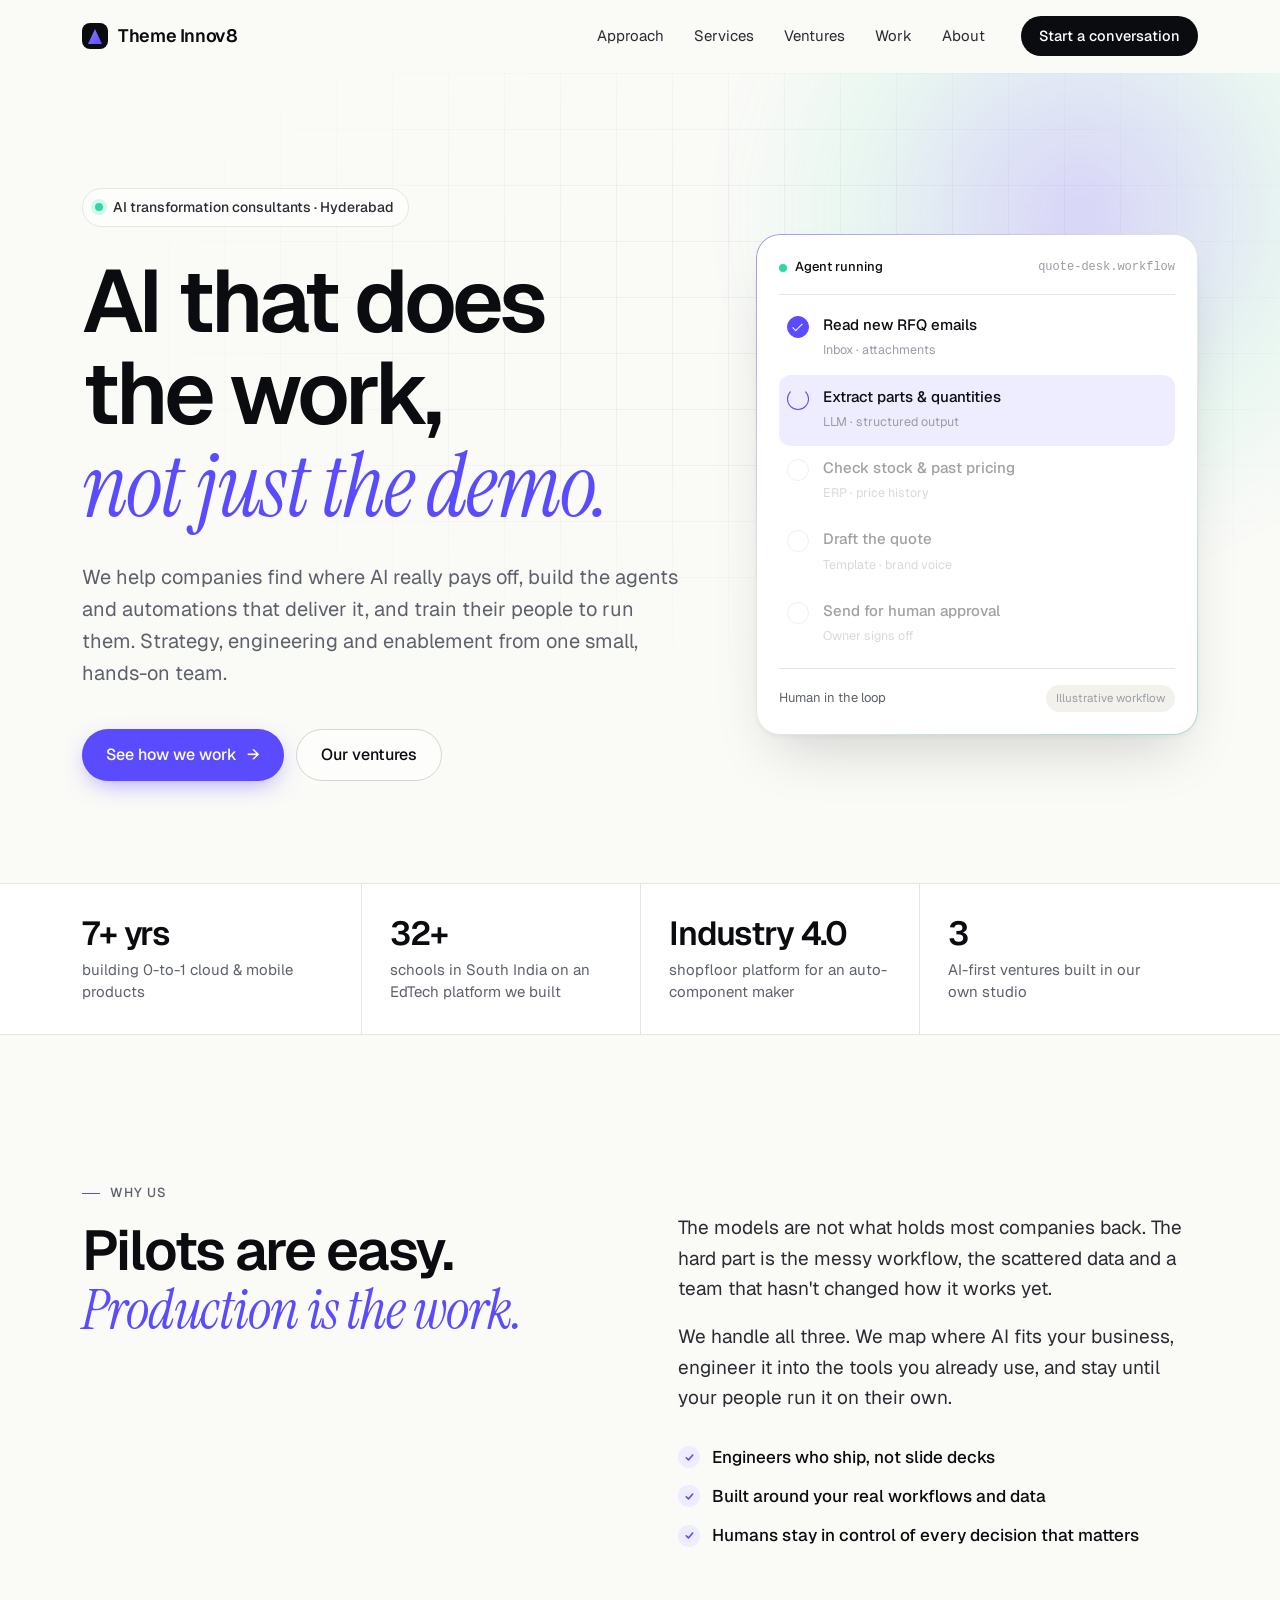
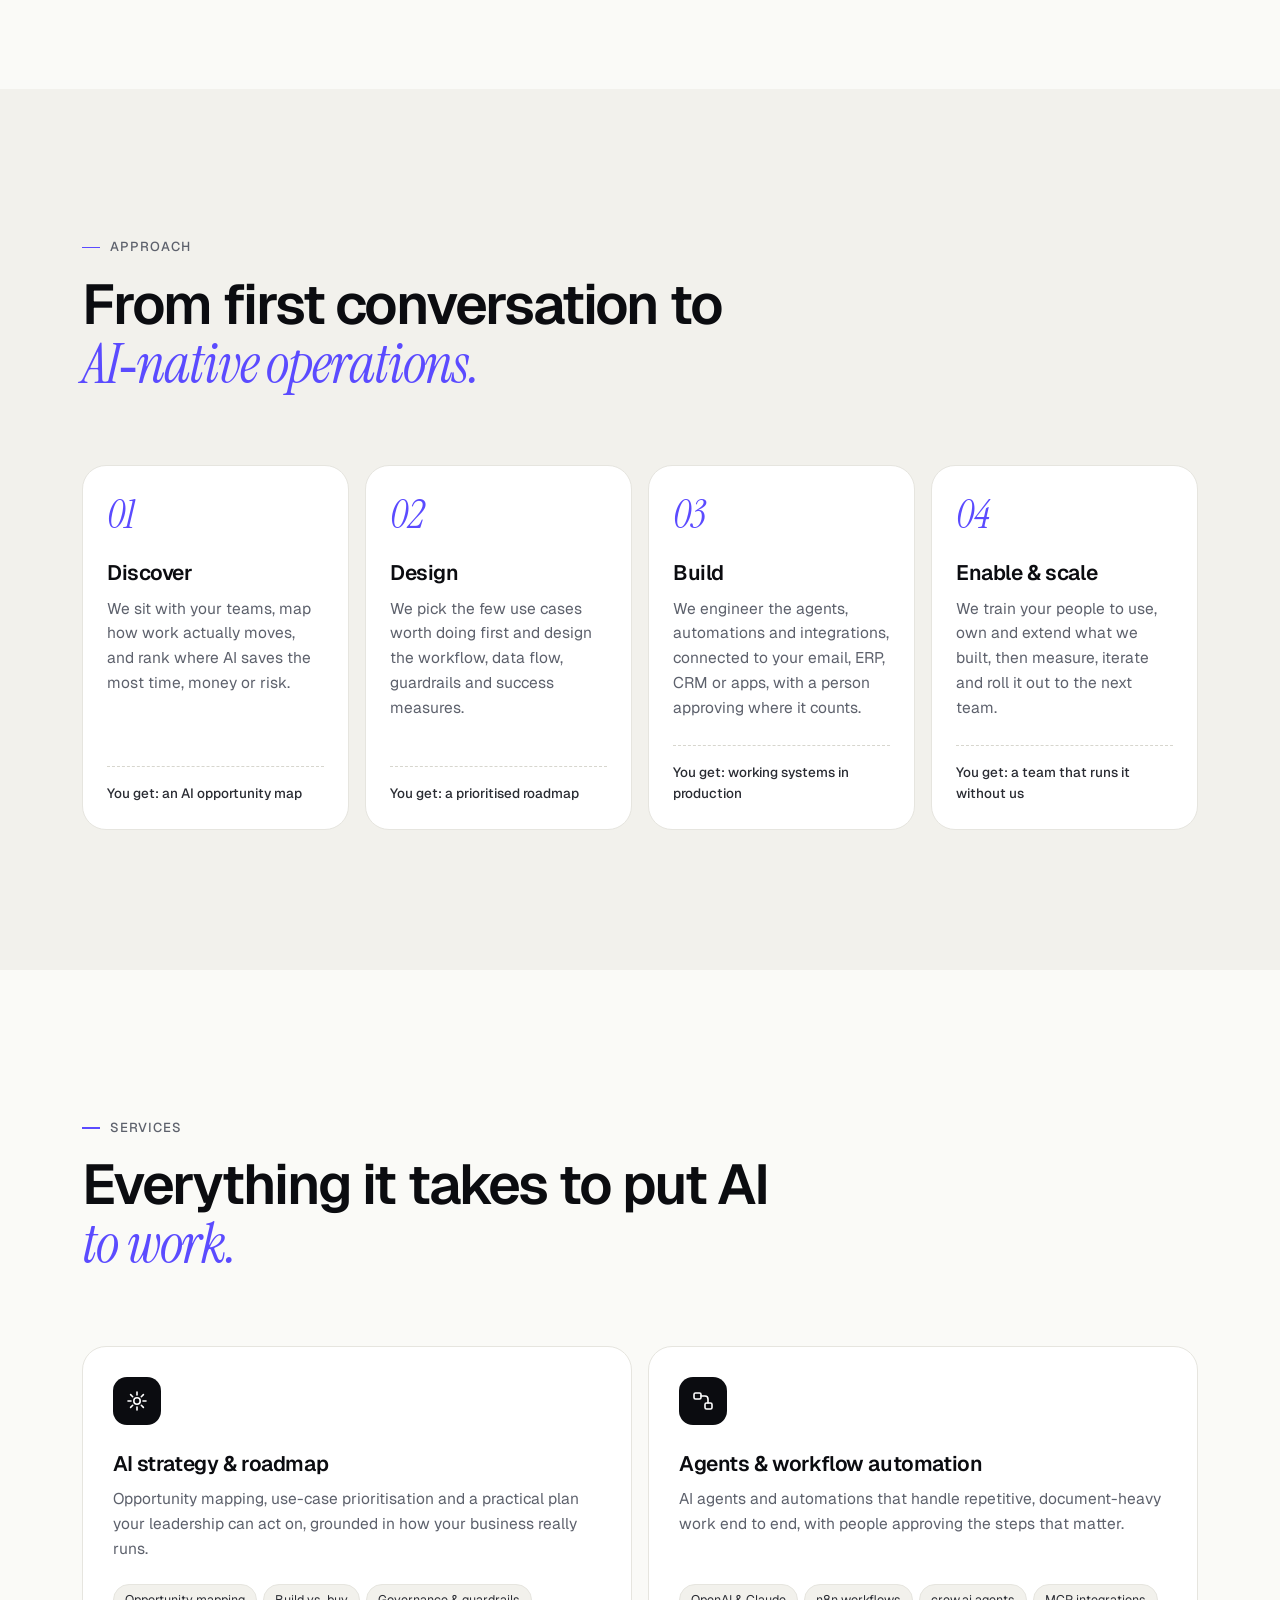
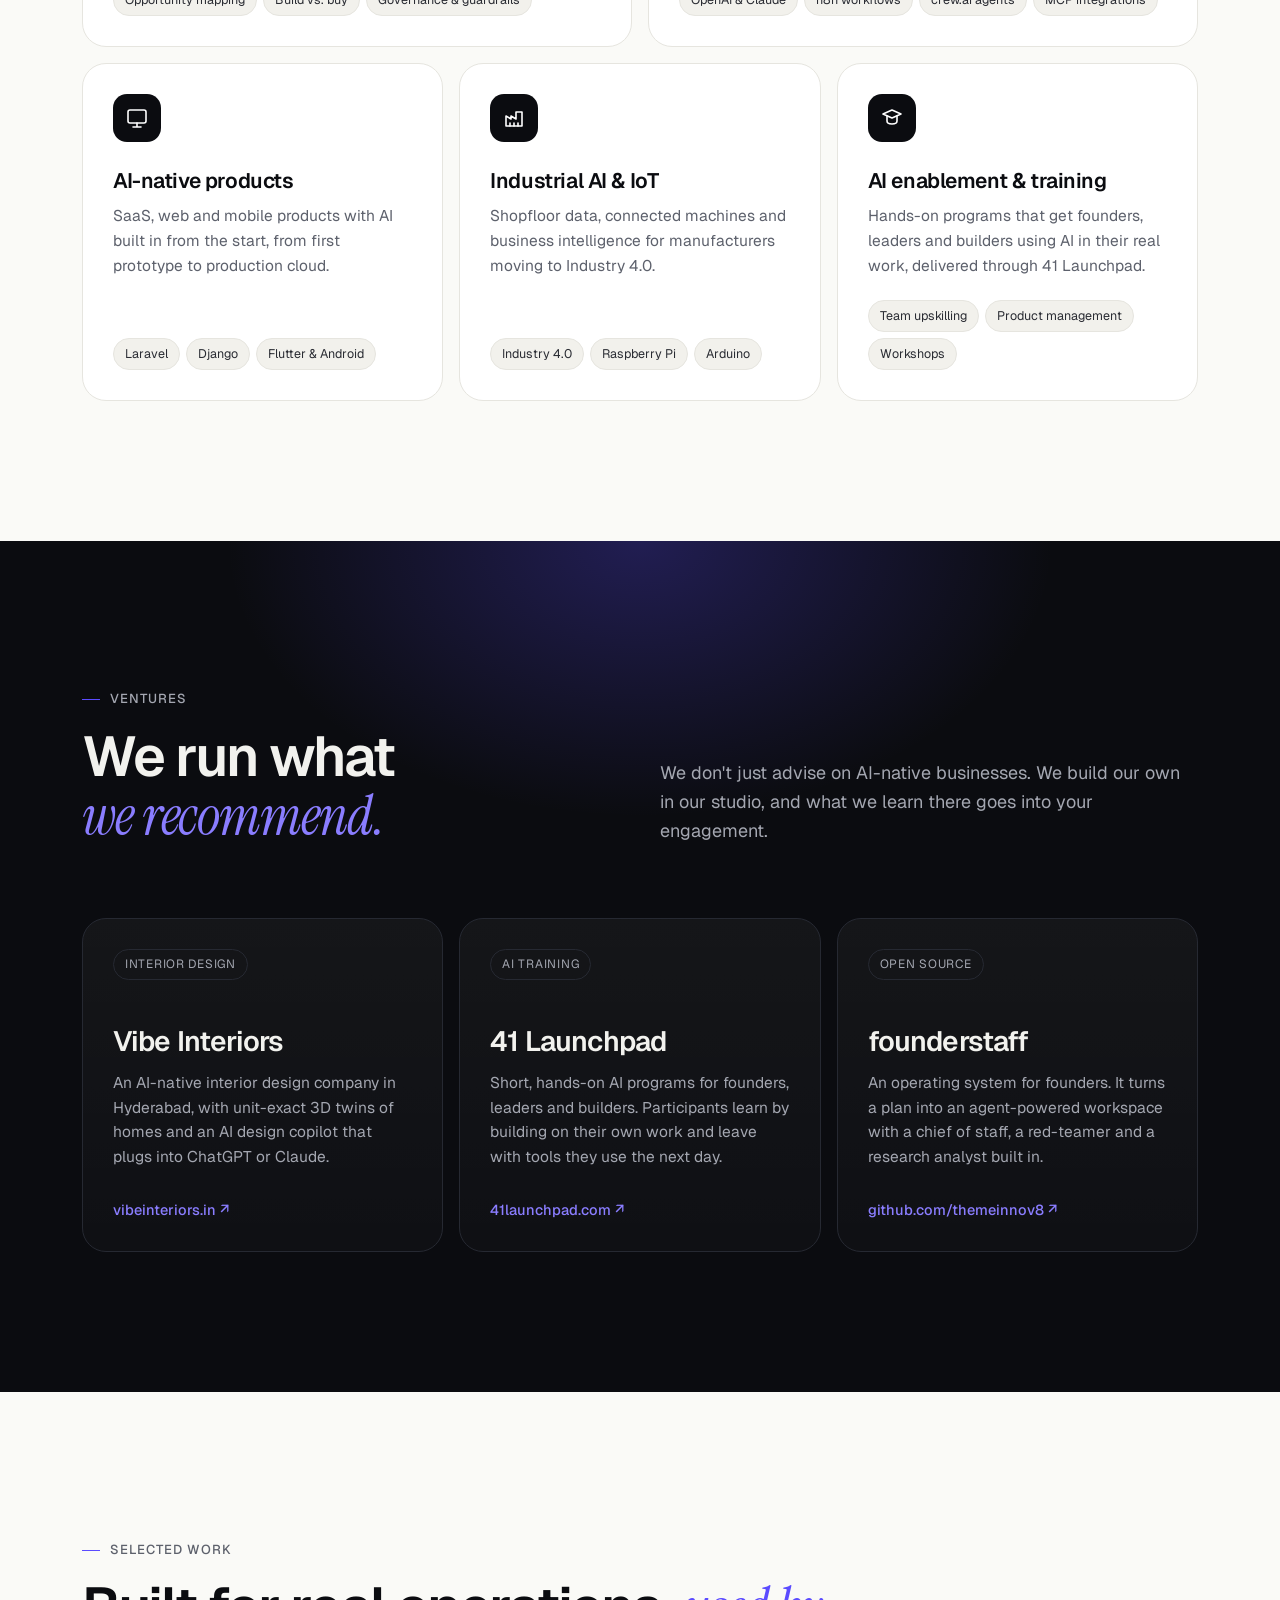
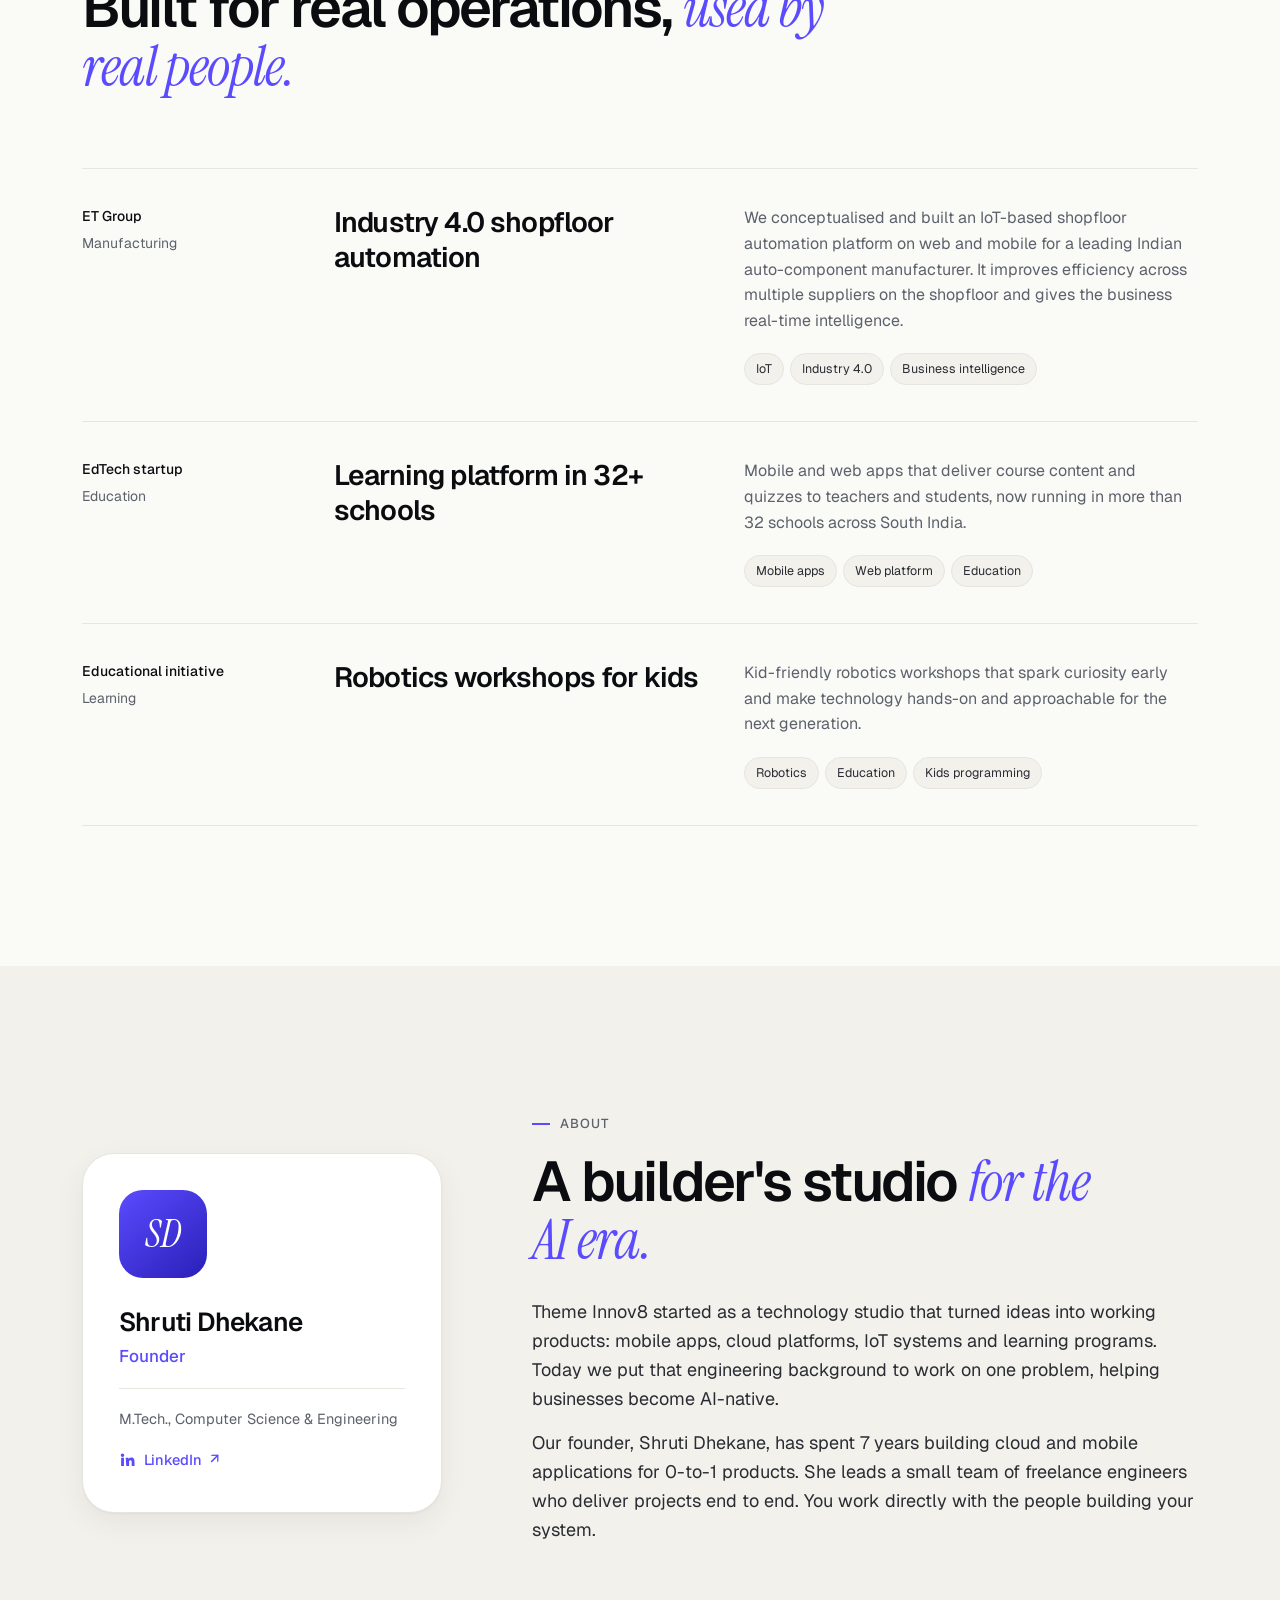
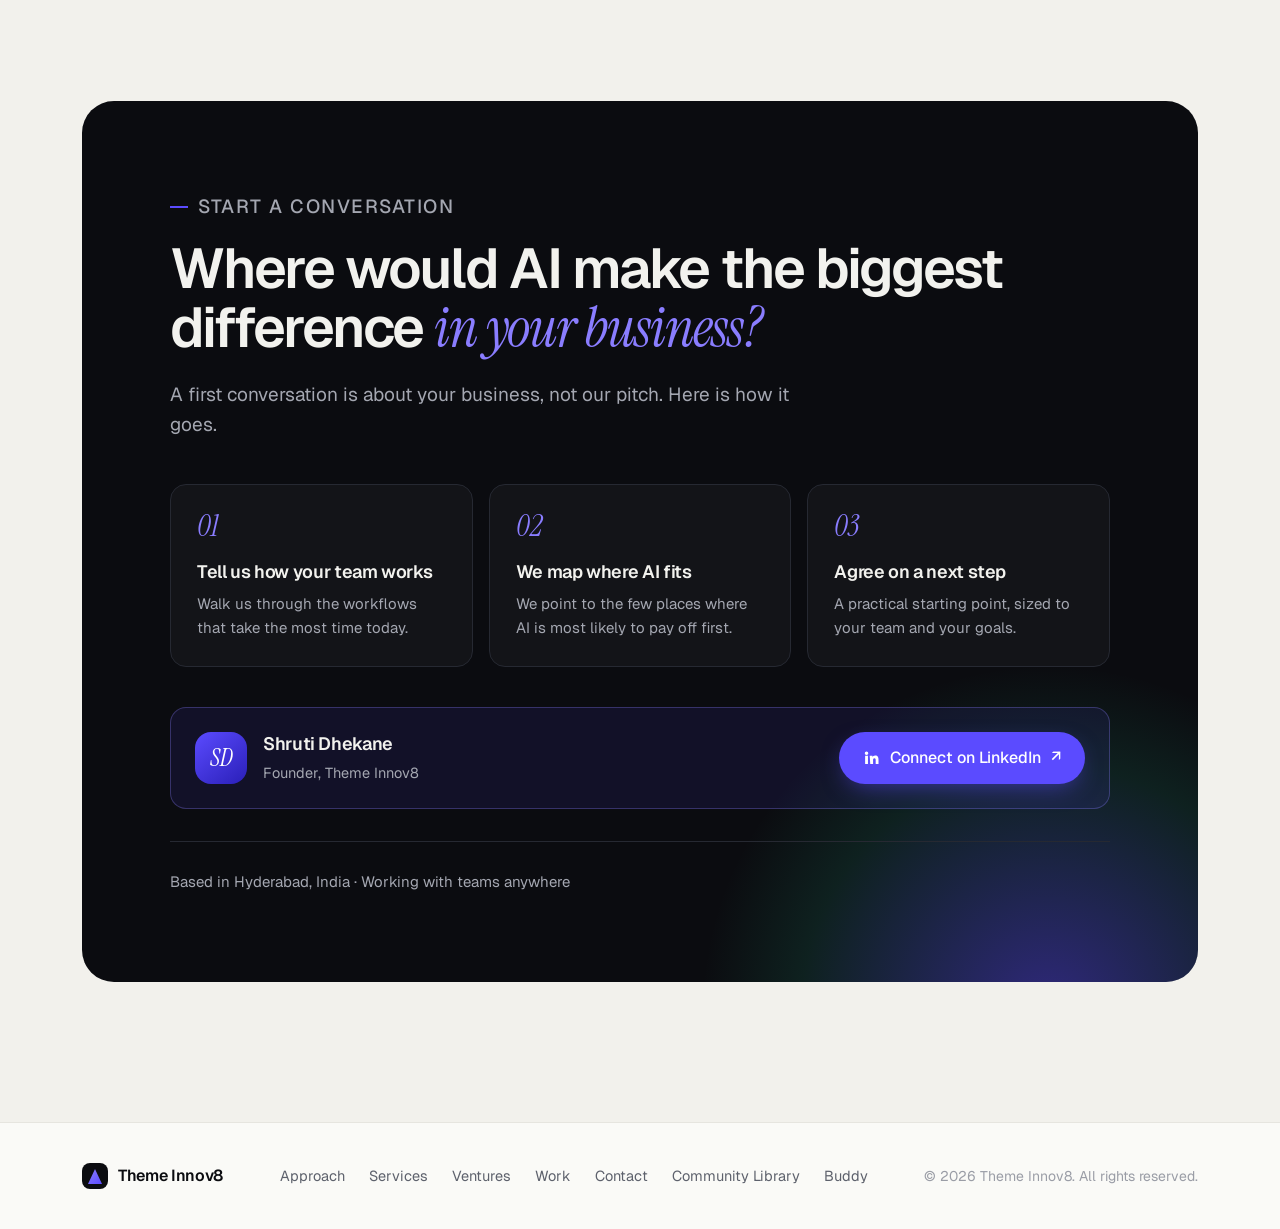
<file: index.html>
<!doctype html>
<html lang="en">
<head>
  <meta charset="utf-8">
  <meta name="viewport" content="width=device-width, initial-scale=1">
  <title>Theme Innov8 — AI transformation consultants</title>
  <meta name="description" content="Theme Innov8 helps companies find where AI pays off, build the agents and automations that deliver it, and train their teams to run them. Based in Hyderabad, India.">
  <meta property="og:title" content="Theme Innov8 — AI transformation consultants">
  <meta property="og:description" content="Strategy, engineering and enablement for companies becoming AI-native.">
  <meta property="og:type" content="website">
  <meta property="og:url" content="https://themeinnov8.com/">
  <meta name="theme-color" content="#0B0C10">
  <link rel="icon" href="data:image/svg+xml,%3Csvg xmlns=%22http://www.w3.org/2000/svg%22 viewBox=%220 0 32 32%22%3E%3Crect width=%2232%22 height=%2232%22 rx=%228%22 fill=%22%230B0C10%22/%3E%3Cpath d=%22M9 22 16 9l7 13%22 fill=%22none%22 stroke=%22%235B4BFF%22 stroke-width=%223.2%22 stroke-linecap=%22round%22 stroke-linejoin=%22round%22/%3E%3C/svg%3E">
  <link rel="preconnect" href="https://fonts.googleapis.com">
  <link rel="preconnect" href="https://fonts.gstatic.com" crossorigin>
  <link href="https://fonts.googleapis.com/css2?family=Geist:wght@400;500;600;700&family=Instrument+Serif:ital@0;1&display=swap" rel="stylesheet">
  <link rel="stylesheet" href="style.css">
</head>
<body>

  <header class="nav" id="top">
    <div class="wrap nav__inner">
      <a href="#top" class="brand" aria-label="Theme Innov8 home">
        <span class="brand__mark" aria-hidden="true"></span>
        <span class="brand__name">Theme Innov8</span>
      </a>
      <nav class="nav__links" id="nav-links" aria-label="Primary">
        <a href="#approach">Approach</a>
        <a href="#services">Services</a>
        <a href="#ventures">Ventures</a>
        <a href="#work">Work</a>
        <a href="#about">About</a>
        <a href="#contact" class="btn btn--sm btn--ink nav__cta">Start a conversation</a>
      </nav>
      <button class="nav__toggle" aria-label="Open menu" aria-expanded="false" aria-controls="nav-links">
        <span></span><span></span>
      </button>
    </div>
  </header>

  <main>

    <!-- HERO -->
    <section class="hero">
      <div class="hero__glow" aria-hidden="true"></div>
      <div class="wrap hero__grid">
        <div class="hero__copy">
          <p class="eyebrow"><span class="dot"></span>AI transformation consultants · Hyderabad</p>
          <h1>AI that does the work, <em>not&nbsp;just the demo.</em></h1>
          <p class="lede">We help companies find where AI really pays off, build the agents and automations that deliver it, and train their people to run them. Strategy, engineering and enablement from one small, hands-on team.</p>
          <div class="hero__actions">
            <a href="#approach" class="btn btn--accent">See how we work <span aria-hidden="true">→</span></a>
            <a href="#ventures" class="btn btn--ghost">Our ventures</a>
          </div>
        </div>

        <div class="hero__visual" aria-hidden="true">
          <div class="run">
            <div class="run__head">
              <span class="run__status"><span class="pulse"></span>Agent running</span>
              <span class="run__name">quote-desk.workflow</span>
            </div>
            <ol class="run__steps">
              <li><span class="tick"></span><div><b>Read new RFQ emails</b><small>Inbox · attachments</small></div></li>
              <li><span class="tick"></span><div><b>Extract parts &amp; quantities</b><small>LLM · structured output</small></div></li>
              <li><span class="tick"></span><div><b>Check stock &amp; past pricing</b><small>ERP · price history</small></div></li>
              <li><span class="tick"></span><div><b>Draft the quote</b><small>Template · brand voice</small></div></li>
              <li><span class="tick"></span><div><b>Send for human approval</b><small>Owner signs off</small></div></li>
            </ol>
            <div class="run__foot">
              <span>Human in the loop</span>
              <span class="run__chip">Illustrative workflow</span>
            </div>
          </div>
        </div>
      </div>
    </section>

    <!-- FACTS -->
    <section class="facts" aria-label="At a glance">
      <div class="wrap facts__row">
        <div class="fact"><strong>7+ yrs</strong><span>building 0-to-1 cloud &amp; mobile products</span></div>
        <div class="fact"><strong>32+</strong><span>schools in South India on an EdTech platform we built</span></div>
        <div class="fact"><strong>Industry 4.0</strong><span>shopfloor platform for an auto-component maker</span></div>
        <div class="fact"><strong>3</strong><span>AI-first ventures built in our own studio</span></div>
      </div>
    </section>

    <!-- POSITION -->
    <section class="section">
      <div class="wrap split">
        <div>
          <p class="kicker">Why us</p>
          <h2>Pilots are easy. <em>Production is the work.</em></h2>
        </div>
        <div class="split__body">
          <p>The models are not what holds most companies back. The hard part is the messy workflow, the scattered data and a team that hasn't changed how it works yet.</p>
          <p>We handle all three. We map where AI fits your business, engineer it into the tools you already use, and stay until your people run it on their own.</p>
          <ul class="checks">
            <li>Engineers who ship, not slide decks</li>
            <li>Built around your real workflows and data</li>
            <li>Humans stay in control of every decision that matters</li>
          </ul>
        </div>
      </div>
    </section>

    <!-- APPROACH -->
    <section class="section section--soft" id="approach">
      <div class="wrap">
        <div class="head">
          <p class="kicker">Approach</p>
          <h2>From first conversation to <em>AI&#8209;native operations.</em></h2>
        </div>
        <ol class="steps">
          <li class="step reveal">
            <span class="step__num">01</span>
            <h3>Discover</h3>
            <p>We sit with your teams, map how work actually moves, and rank where AI saves the most time, money or risk.</p>
            <span class="step__out">You get: an AI opportunity map</span>
          </li>
          <li class="step reveal">
            <span class="step__num">02</span>
            <h3>Design</h3>
            <p>We pick the few use cases worth doing first and design the workflow, data flow, guardrails and success measures.</p>
            <span class="step__out">You get: a prioritised roadmap</span>
          </li>
          <li class="step reveal">
            <span class="step__num">03</span>
            <h3>Build</h3>
            <p>We engineer the agents, automations and integrations, connected to your email, ERP, CRM or apps, with a person approving where it counts.</p>
            <span class="step__out">You get: working systems in production</span>
          </li>
          <li class="step reveal">
            <span class="step__num">04</span>
            <h3>Enable &amp; scale</h3>
            <p>We train your people to use, own and extend what we built, then measure, iterate and roll it out to the next team.</p>
            <span class="step__out">You get: a team that runs it without us</span>
          </li>
        </ol>
      </div>
    </section>

    <!-- SERVICES -->
    <section class="section" id="services">
      <div class="wrap">
        <div class="head">
          <p class="kicker">Services</p>
          <h2>Everything it takes to put AI <em>to&nbsp;work.</em></h2>
        </div>
        <div class="cards">
          <article class="card card--wide reveal">
            <div class="card__icon"><svg viewBox="0 0 24 24"><path d="M12 3v3M12 18v3M3 12h3M18 12h3M5.6 5.6l2.1 2.1M16.3 16.3l2.1 2.1M5.6 18.4l2.1-2.1M16.3 7.7l2.1-2.1"/><circle cx="12" cy="12" r="3.2"/></svg></div>
            <h3>AI strategy &amp; roadmap</h3>
            <p>Opportunity mapping, use-case prioritisation and a practical plan your leadership can act on, grounded in how your business really runs.</p>
            <ul class="tags"><li>Opportunity mapping</li><li>Build vs. buy</li><li>Governance &amp; guardrails</li></ul>
          </article>
          <article class="card card--wide reveal">
            <div class="card__icon"><svg viewBox="0 0 24 24"><rect x="3" y="4" width="7" height="6" rx="1.5"/><rect x="14" y="14" width="7" height="6" rx="1.5"/><path d="M10 7h4a3 3 0 0 1 3 3v4"/></svg></div>
            <h3>Agents &amp; workflow automation</h3>
            <p>AI agents and automations that handle repetitive, document-heavy work end to end, with people approving the steps that matter.</p>
            <ul class="tags"><li>OpenAI &amp; Claude</li><li>n8n workflows</li><li>crew.ai agents</li><li>MCP integrations</li></ul>
          </article>
          <article class="card reveal">
            <div class="card__icon"><svg viewBox="0 0 24 24"><rect x="3" y="4" width="18" height="13" rx="2"/><path d="M8 21h8M12 17v4"/></svg></div>
            <h3>AI-native products</h3>
            <p>SaaS, web and mobile products with AI built in from the start, from first prototype to production cloud.</p>
            <ul class="tags"><li>Laravel</li><li>Django</li><li>Flutter &amp; Android</li></ul>
          </article>
          <article class="card reveal">
            <div class="card__icon"><svg viewBox="0 0 24 24"><path d="M4 20V10l5 3V10l5 3V6h6v14z"/><path d="M8 20v-3M12 20v-3M16 20v-3"/></svg></div>
            <h3>Industrial AI &amp; IoT</h3>
            <p>Shopfloor data, connected machines and business intelligence for manufacturers moving to Industry 4.0.</p>
            <ul class="tags"><li>Industry 4.0</li><li>Raspberry Pi</li><li>Arduino</li></ul>
          </article>
          <article class="card reveal">
            <div class="card__icon"><svg viewBox="0 0 24 24"><path d="M3 8l9-4 9 4-9 4z"/><path d="M7 10v5c0 1.7 2.2 3 5 3s5-1.3 5-3v-5"/></svg></div>
            <h3>AI enablement &amp; training</h3>
            <p>Hands-on programs that get founders, leaders and builders using AI in their real work, delivered through 41 Launchpad.</p>
            <ul class="tags"><li>Team upskilling</li><li>Product management</li><li>Workshops</li></ul>
          </article>
        </div>
      </div>
    </section>

    <!-- VENTURES -->
    <section class="section section--ink" id="ventures">
      <div class="ink__glow" aria-hidden="true"></div>
      <div class="wrap">
        <div class="head head--split">
          <div>
            <p class="kicker">Ventures</p>
            <h2>We run what <em>we&nbsp;recommend.</em></h2>
          </div>
          <p class="head__note">We don't just advise on AI-native businesses. We build our own in our studio, and what we learn there goes into your engagement.</p>
        </div>
        <div class="ventures">
          <a class="venture reveal" href="https://vibeinteriors.in" target="_blank" rel="noopener">
            <span class="venture__tag">Interior design</span>
            <h3>Vibe Interiors</h3>
            <p>An AI-native interior design company in Hyderabad, with unit-exact 3D twins of homes and an AI design copilot that plugs into ChatGPT or Claude.</p>
            <span class="venture__link">vibeinteriors.in <span aria-hidden="true">↗</span></span>
          </a>
          <a class="venture reveal" href="https://41launchpad.com" target="_blank" rel="noopener">
            <span class="venture__tag">AI training</span>
            <h3>41 Launchpad</h3>
            <p>Short, hands-on AI programs for founders, leaders and builders. Participants learn by building on their own work and leave with tools they use the next day.</p>
            <span class="venture__link">41launchpad.com <span aria-hidden="true">↗</span></span>
          </a>
          <a class="venture reveal" href="https://github.com/themeinnov8/founderstaff" target="_blank" rel="noopener">
            <span class="venture__tag">Open source</span>
            <h3>founderstaff</h3>
            <p>An operating system for founders. It turns a plan into an agent-powered workspace with a chief of staff, a red-teamer and a research analyst built in.</p>
            <span class="venture__link">github.com/themeinnov8 <span aria-hidden="true">↗</span></span>
          </a>
        </div>
      </div>
    </section>

    <!-- WORK -->
    <section class="section" id="work">
      <div class="wrap">
        <div class="head">
          <p class="kicker">Selected work</p>
          <h2>Built for real operations, <em>used by real&nbsp;people.</em></h2>
        </div>
        <div class="work">
          <article class="work__item reveal">
            <div class="work__meta"><span>ET Group</span><span>Manufacturing</span></div>
            <h3>Industry 4.0 shopfloor automation</h3>
            <p>We conceptualised and built an IoT-based shopfloor automation platform on web and mobile for a leading Indian auto-component manufacturer. It improves efficiency across multiple suppliers on the shopfloor and gives the business real-time intelligence.</p>
            <ul class="tags"><li>IoT</li><li>Industry 4.0</li><li>Business intelligence</li></ul>
          </article>
          <article class="work__item reveal">
            <div class="work__meta"><span>EdTech startup</span><span>Education</span></div>
            <h3>Learning platform in 32+ schools</h3>
            <p>Mobile and web apps that deliver course content and quizzes to teachers and students, now running in more than 32 schools across South India.</p>
            <ul class="tags"><li>Mobile apps</li><li>Web platform</li><li>Education</li></ul>
          </article>
          <article class="work__item reveal">
            <div class="work__meta"><span>Educational initiative</span><span>Learning</span></div>
            <h3>Robotics workshops for kids</h3>
            <p>Kid-friendly robotics workshops that spark curiosity early and make technology hands-on and approachable for the next generation.</p>
            <ul class="tags"><li>Robotics</li><li>Education</li><li>Kids programming</li></ul>
          </article>
        </div>
      </div>
    </section>

    <!-- ABOUT -->
    <section class="section section--soft" id="about">
      <div class="wrap about">
        <div class="about__card reveal">
          <div class="avatar" aria-hidden="true">SD</div>
          <h3>Shruti Dhekane</h3>
          <p class="about__role">Founder</p>
          <p class="about__cred">M.Tech., Computer Science &amp; Engineering</p>
          <a class="about__link" href="https://www.linkedin.com/in/shrutid/" target="_blank" rel="noopener"><svg viewBox="0 0 24 24" aria-hidden="true"><path d="M4.98 3.5a2.5 2.5 0 1 1 0 5 2.5 2.5 0 0 1 0-5zM3 9.5h4V21H3zM9.5 9.5h3.8v1.6h.06c.53-1 1.83-2.05 3.77-2.05 4.03 0 4.77 2.65 4.77 6.1V21h-4v-5.1c0-1.22-.02-2.78-1.7-2.78-1.7 0-1.96 1.33-1.96 2.7V21h-4z"/></svg>LinkedIn <span aria-hidden="true">↗</span></a>
        </div>
        <div class="about__body">
          <p class="kicker">About</p>
          <h2>A builder's studio <em>for the AI&nbsp;era.</em></h2>
          <p>Theme Innov8 started as a technology studio that turned ideas into working products: mobile apps, cloud platforms, IoT systems and learning programs. Today we put that engineering background to work on one problem, helping businesses become AI-native.</p>
          <p>Our founder, Shruti Dhekane, has spent 7 years building cloud and mobile applications for 0-to-1 products. She leads a small team of freelance engineers who deliver projects end to end. You work directly with the people building your system.</p>
        </div>
      </div>
    </section>

    <!-- CONTACT -->
    <section class="section cta" id="contact">
      <div class="wrap">
        <div class="cta__box">
          <div class="cta__glow" aria-hidden="true"></div>
          <p class="kicker kicker--light">Start a conversation</p>
          <h2>Where would AI make the biggest difference <em>in your&nbsp;business?</em></h2>
          <p>A first conversation is about your business, not our pitch. Here is how it goes.</p>
          <ol class="talk">
            <li><span>01</span><h3>Tell us how your team works</h3><p>Walk us through the workflows that take the most time today.</p></li>
            <li><span>02</span><h3>We map where AI fits</h3><p>We point to the few places where AI is most likely to pay off first.</p></li>
            <li><span>03</span><h3>Agree on a next step</h3><p>A practical starting point, sized to your team and your goals.</p></li>
          </ol>
          <div class="founder">
            <div class="founder__who">
              <div class="founder__avatar" aria-hidden="true">SD</div>
              <div><strong>Shruti Dhekane</strong><span>Founder, Theme Innov8</span></div>
            </div>
            <a class="btn btn--accent" href="https://www.linkedin.com/in/shrutid/" target="_blank" rel="noopener"><svg viewBox="0 0 24 24" aria-hidden="true"><path d="M4.98 3.5a2.5 2.5 0 1 1 0 5 2.5 2.5 0 0 1 0-5zM3 9.5h4V21H3zM9.5 9.5h3.8v1.6h.06c.53-1 1.83-2.05 3.77-2.05 4.03 0 4.77 2.65 4.77 6.1V21h-4v-5.1c0-1.22-.02-2.78-1.7-2.78-1.7 0-1.96 1.33-1.96 2.7V21h-4z"/></svg>Connect on LinkedIn <span aria-hidden="true">↗</span></a>
          </div>
          <p class="cta__where">Based in Hyderabad, India · Working with teams anywhere</p>
        </div>
      </div>
    </section>

  </main>

  <footer class="footer">
    <div class="wrap footer__inner">
      <a href="#top" class="brand brand--sm"><span class="brand__mark" aria-hidden="true"></span><span class="brand__name">Theme Innov8</span></a>
      <nav aria-label="Footer">
        <a href="#approach">Approach</a>
        <a href="#services">Services</a>
        <a href="#ventures">Ventures</a>
        <a href="#work">Work</a>
        <a href="#contact">Contact</a>
        <a href="community.html">Community Library</a>
        <a href="habit-index.html">Buddy</a>
      </nav>
      <p>© <span data-year>2026</span> Theme Innov8. All rights reserved.</p>
    </div>
  </footer>

  <script src="script.js" defer></script>
</body>
</html>
</file>
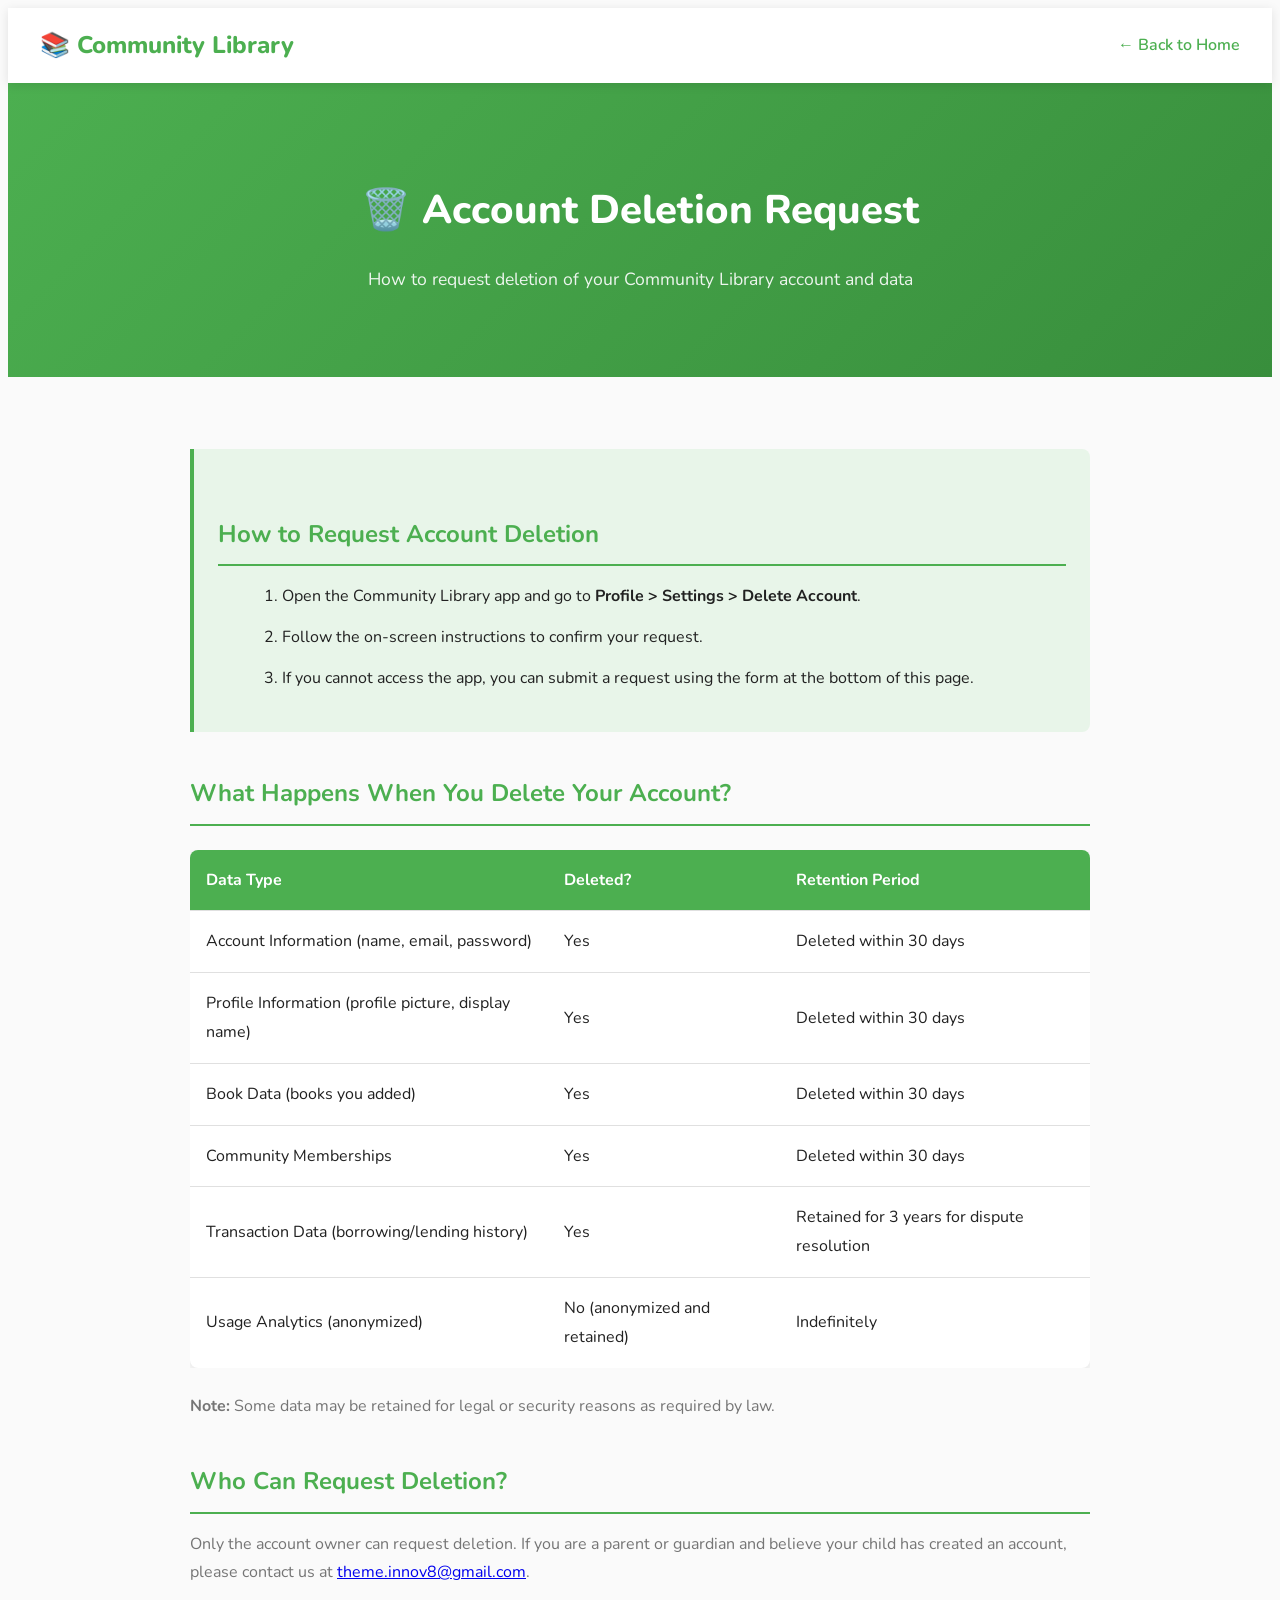
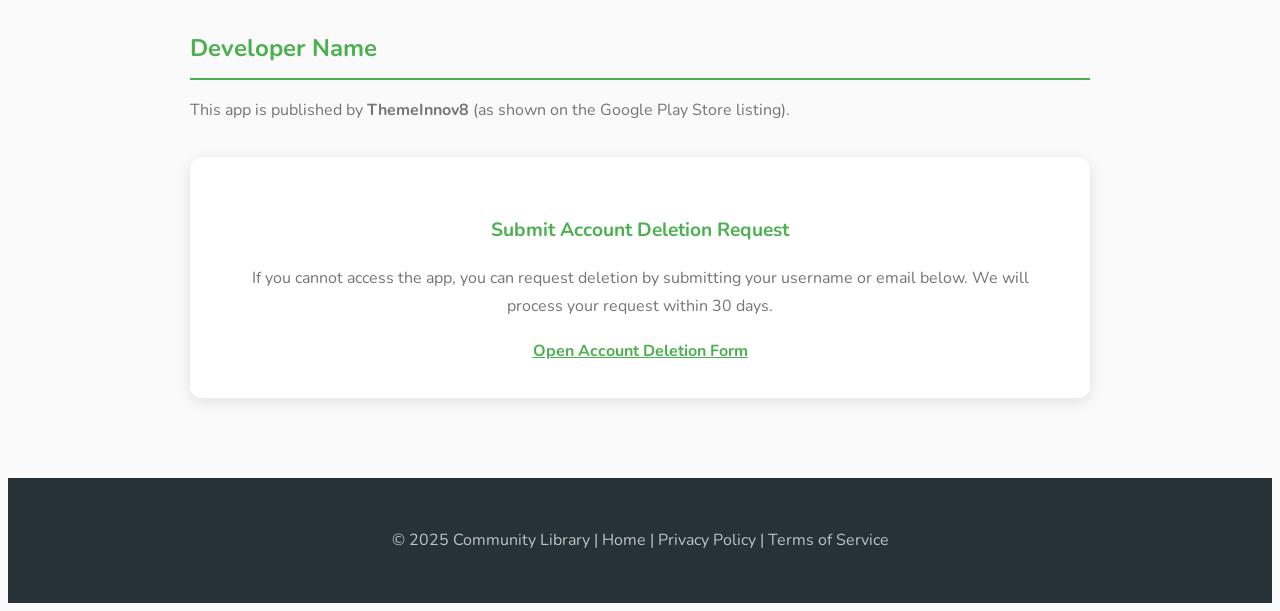
<file: community-account-deletion.html>
<!DOCTYPE html>
<html lang="en">
<head>
    <meta charset="UTF-8">
    <meta name="viewport" content="width=device-width, initial-scale=1.0">
    <title>Account Deletion - Community Library</title>
    <meta name="description" content="How to request account deletion for Community Library app. Learn what data is deleted, what is retained, and submit your deletion request.">
    <link rel="preconnect" href="https://fonts.googleapis.com">
    <link rel="preconnect" href="https://fonts.gstatic.com" crossorigin>
    <link href="https://fonts.googleapis.com/css2?family=Nunito:wght@400;600;700;800&display=swap" rel="stylesheet">
    <style>
        :root {
            --primary: #4CAF50;
            --primary-dark: #388E3C;
            --text-primary: #212121;
            --text-secondary: #757575;
            --background: #FAFAFA;
            --white: #FFFFFF;
        }
        body {
            font-family: 'Nunito', sans-serif;
            background: var(--background);
            color: var(--text-primary);
            line-height: 1.8;
        }
        nav {
            background: var(--white);
            box-shadow: 0 2px 10px rgba(0,0,0,0.1);
            padding: 1rem 2rem;
            position: sticky;
            top: 0;
            z-index: 1000;
        }
        .nav-container {
            max-width: 1200px;
            margin: 0 auto;
            display: flex;
            justify-content: space-between;
            align-items: center;
        }
        .logo {
            display: flex;
            align-items: center;
            gap: 0.5rem;
            font-weight: 800;
            font-size: 1.5rem;
            color: var(--primary);
            text-decoration: none;
        }
        .back-link {
            color: var(--primary);
            text-decoration: none;
            font-weight: 600;
            display: flex;
            align-items: center;
            gap: 0.5rem;
        }
        .back-link:hover {
            text-decoration: underline;
        }
        .header {
            background: linear-gradient(135deg, var(--primary) 0%, var(--primary-dark) 100%);
            color: var(--white);
            padding: 4rem 2rem;
            text-align: center;
        }
        .header h1 {
            font-size: 2.5rem;
            font-weight: 800;
            margin-bottom: 0.5rem;
        }
        .header p {
            opacity: 0.9;
            font-size: 1.1rem;
        }
        .content {
            max-width: 900px;
            margin: 0 auto;
            padding: 3rem 2rem;
        }
        .content h2 {
            font-size: 1.5rem;
            font-weight: 700;
            color: var(--primary);
            margin: 2.5rem 0 1rem;
            padding-bottom: 0.5rem;
            border-bottom: 2px solid var(--primary);
        }
        .content h3 {
            font-size: 1.2rem;
            font-weight: 700;
            margin: 1.5rem 0 0.75rem;
            color: var(--text-primary);
        }
        .content p {
            margin-bottom: 1rem;
            color: var(--text-secondary);
        }
        .steps {
            background: #E8F5E9;
            border-left: 4px solid var(--primary);
            padding: 1.5rem;
            margin: 1.5rem 0;
            border-radius: 0 8px 8px 0;
        }
        .steps ol {
            margin-left: 1.5rem;
        }
        .steps li {
            margin-bottom: 0.75rem;
        }
        .data-table {
            overflow-x: auto;
            margin: 1.5rem 0;
        }
        table {
            width: 100%;
            border-collapse: collapse;
            background: var(--white);
            border-radius: 8px;
            overflow: hidden;
            box-shadow: 0 2px 10px rgba(0,0,0,0.1);
        }
        th, td {
            padding: 1rem;
            text-align: left;
            border-bottom: 1px solid #E0E0E0;
        }
        th {
            background: var(--primary);
            color: var(--white);
            font-weight: 700;
        }
        tr:last-child td {
            border-bottom: none;
        }
        tr:hover {
            background: #F5F5F5;
        }
        .form-section {
            background: var(--white);
            border-radius: 12px;
            padding: 2rem;
            margin: 2rem 0;
            box-shadow: 0 4px 15px rgba(0,0,0,0.1);
            text-align: center;
        }
        .form-section h3 {
            color: var(--primary);
            margin-bottom: 1rem;
        }
        .form-section a {
            color: var(--primary);
            font-weight: 700;
        }
        footer {
            background: #263238;
            color: var(--white);
            padding: 2rem;
            text-align: center;
        }
        footer p {
            opacity: 0.7;
        }
        footer a {
            color: var(--white);
            text-decoration: none;
        }
        footer a:hover {
            text-decoration: underline;
        }
        @media (max-width: 600px) {
            .header h1 {
                font-size: 1.8rem;
            }
            .content {
                padding: 2rem 1rem;
            }
        }
    </style>
</head>
<body>
    <nav>
        <div class="nav-container">
            <a href="community.html" class="logo">
                📚 Community Library
            </a>
            <a href="community.html" class="back-link">
                ← Back to Home
            </a>
        </div>
    </nav>

    <header class="header">
        <h1>🗑️ Account Deletion Request</h1>
        <p>How to request deletion of your Community Library account and data</p>
    </header>

    <main class="content">
        <section class="steps">
            <h2>How to Request Account Deletion</h2>
            <ol>
                <li>Open the Community Library app and go to <strong>Profile &gt; Settings &gt; Delete Account</strong>.</li>
                <li>Follow the on-screen instructions to confirm your request.</li>
                <li>If you cannot access the app, you can submit a request using the form at the bottom of this page.</li>
            </ol>
        </section>

        <section>
            <h2>What Happens When You Delete Your Account?</h2>
            <div class="data-table">
                <table>
                    <tr>
                        <th>Data Type</th>
                        <th>Deleted?</th>
                        <th>Retention Period</th>
                    </tr>
                    <tr>
                        <td>Account Information (name, email, password)</td>
                        <td>Yes</td>
                        <td>Deleted within 30 days</td>
                    </tr>
                    <tr>
                        <td>Profile Information (profile picture, display name)</td>
                        <td>Yes</td>
                        <td>Deleted within 30 days</td>
                    </tr>
                    <tr>
                        <td>Book Data (books you added)</td>
                        <td>Yes</td>
                        <td>Deleted within 30 days</td>
                    </tr>
                    <tr>
                        <td>Community Memberships</td>
                        <td>Yes</td>
                        <td>Deleted within 30 days</td>
                    </tr>
                    <tr>
                        <td>Transaction Data (borrowing/lending history)</td>
                        <td>Yes</td>
                        <td>Retained for 3 years for dispute resolution</td>
                    </tr>
                    <tr>
                        <td>Usage Analytics (anonymized)</td>
                        <td>No (anonymized and retained)</td>
                        <td>Indefinitely</td>
                    </tr>
                </table>
            </div>
            <p><strong>Note:</strong> Some data may be retained for legal or security reasons as required by law.</p>
        </section>

        <section>
            <h2>Who Can Request Deletion?</h2>
            <p>Only the account owner can request deletion. If you are a parent or guardian and believe your child has created an account, please contact us at <a href="mailto:theme.innov8@gmail.com">theme.innov8@gmail.com</a>.</p>
        </section>

        <section>
            <h2>Developer Name</h2>
            <p>This app is published by <strong>ThemeInnov8</strong> (as shown on the Google Play Store listing).</p>
        </section>

        <section class="form-section">
            <h3>Submit Account Deletion Request</h3>
            <p>If you cannot access the app, you can request deletion by submitting your username or email below. We will process your request within 30 days.</p>
            <a href="https://forms.gle/ZJfPaHj5uTyBcqeaA" target="_blank" rel="noopener">Open Account Deletion Form</a>
        </section>
    </main>

    <footer>
        <p>© 2025 Community Library | <a href="community.html">Home</a> | <a href="community-privacy-policy.html">Privacy Policy</a> | <a href="community-terms-of-service.html">Terms of Service</a></p>
    </footer>
</body>
</html>
</file>
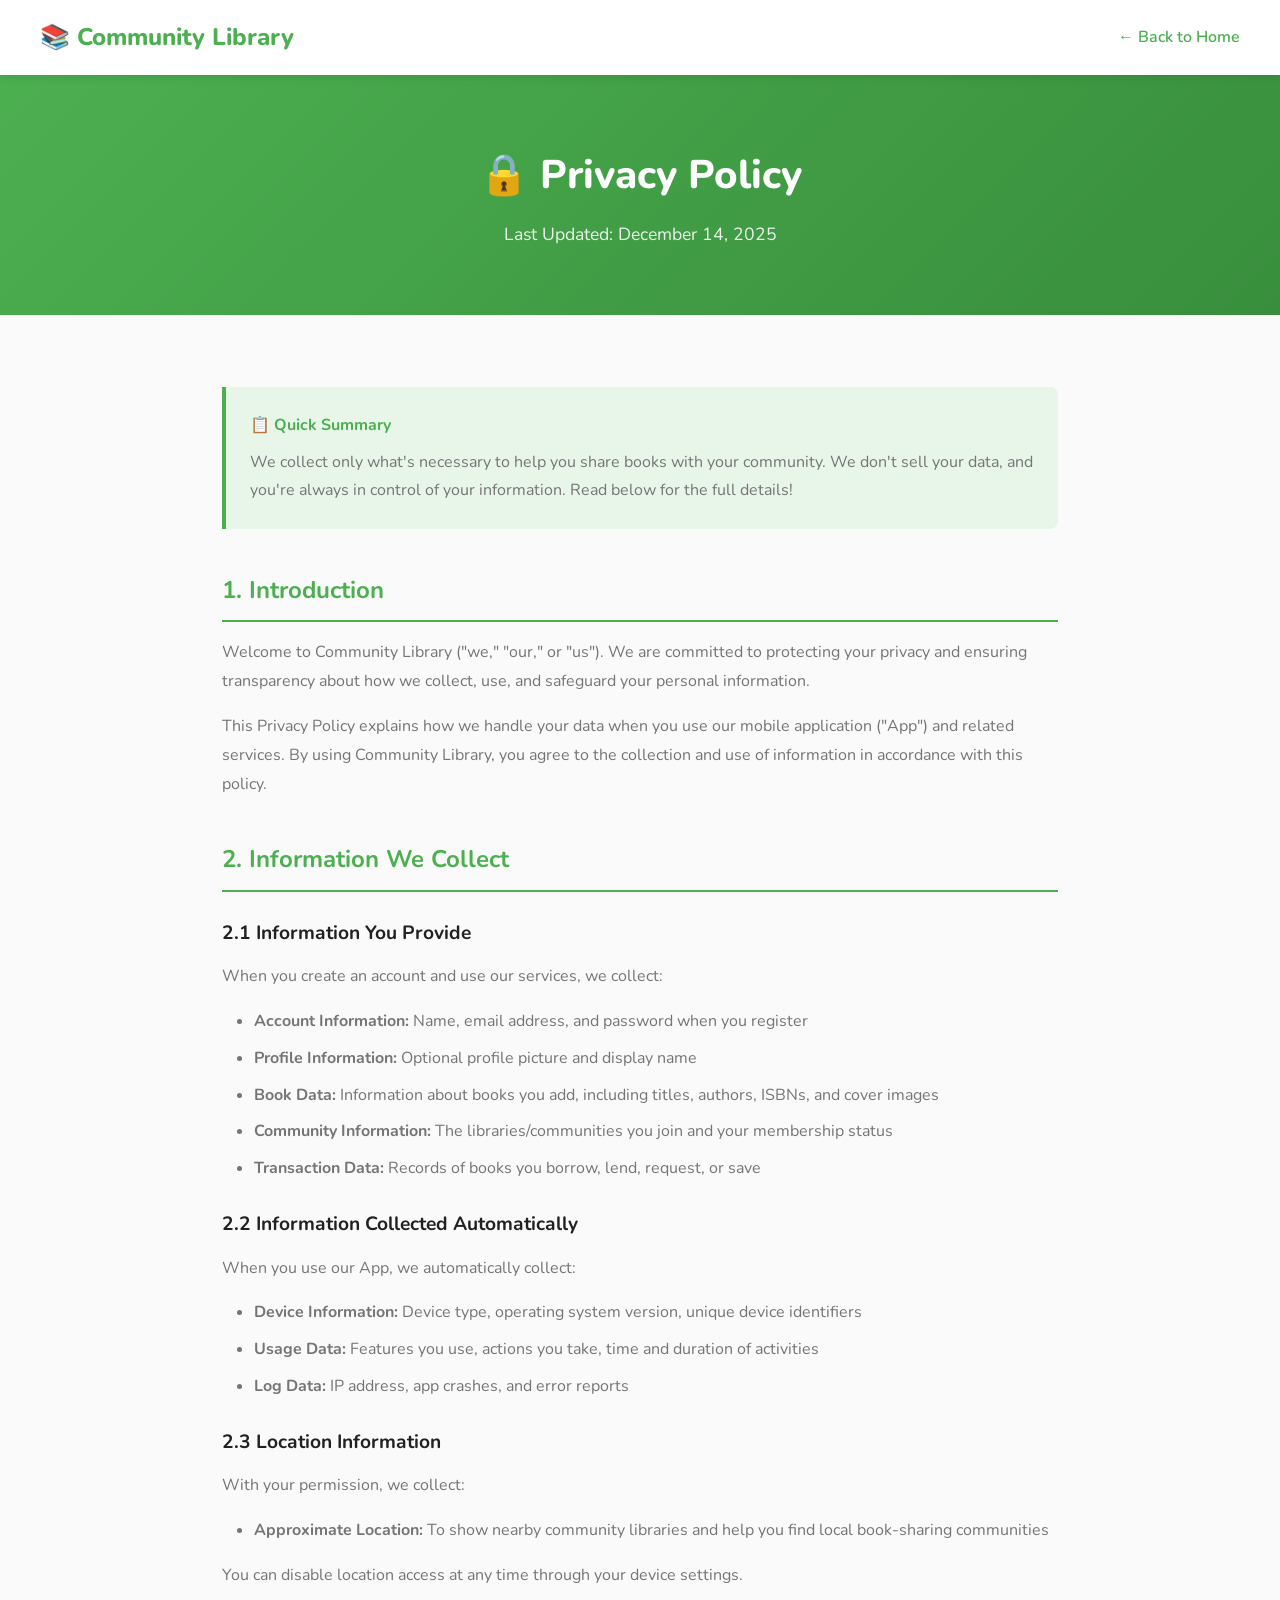
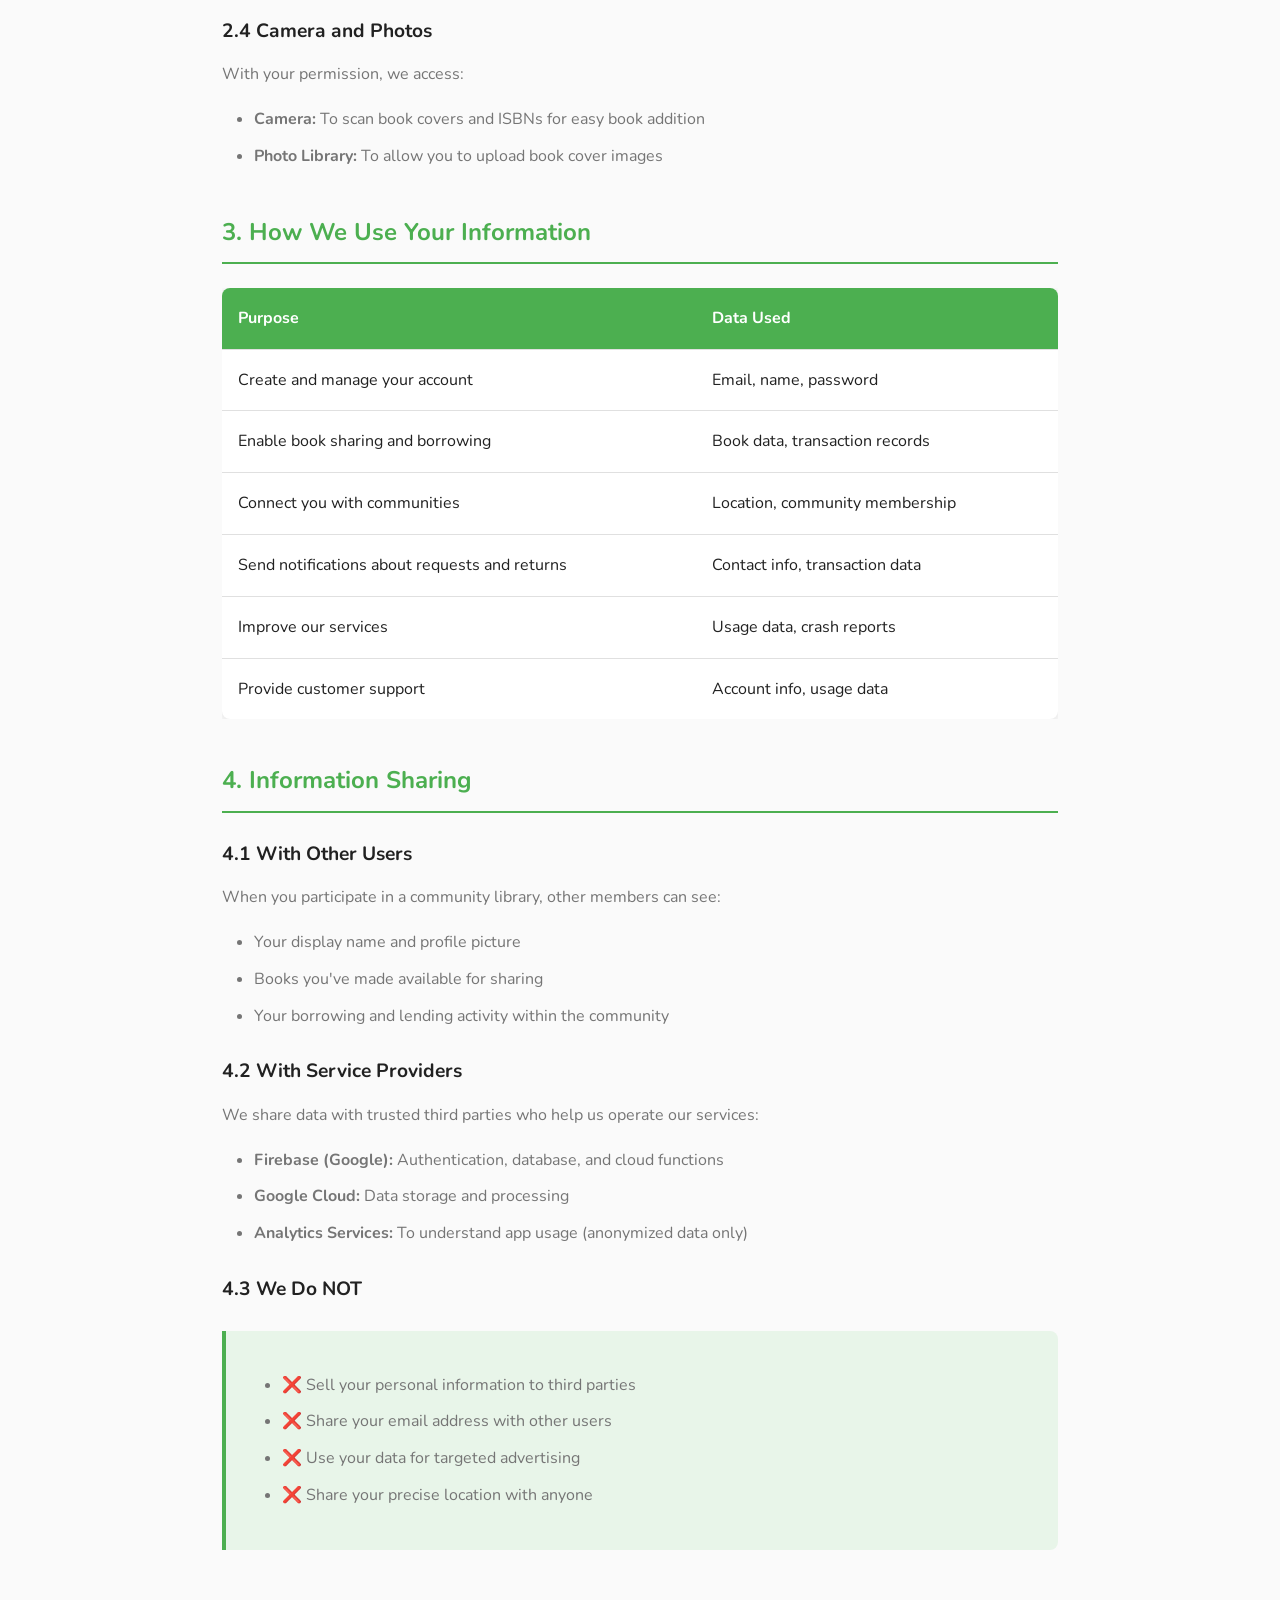
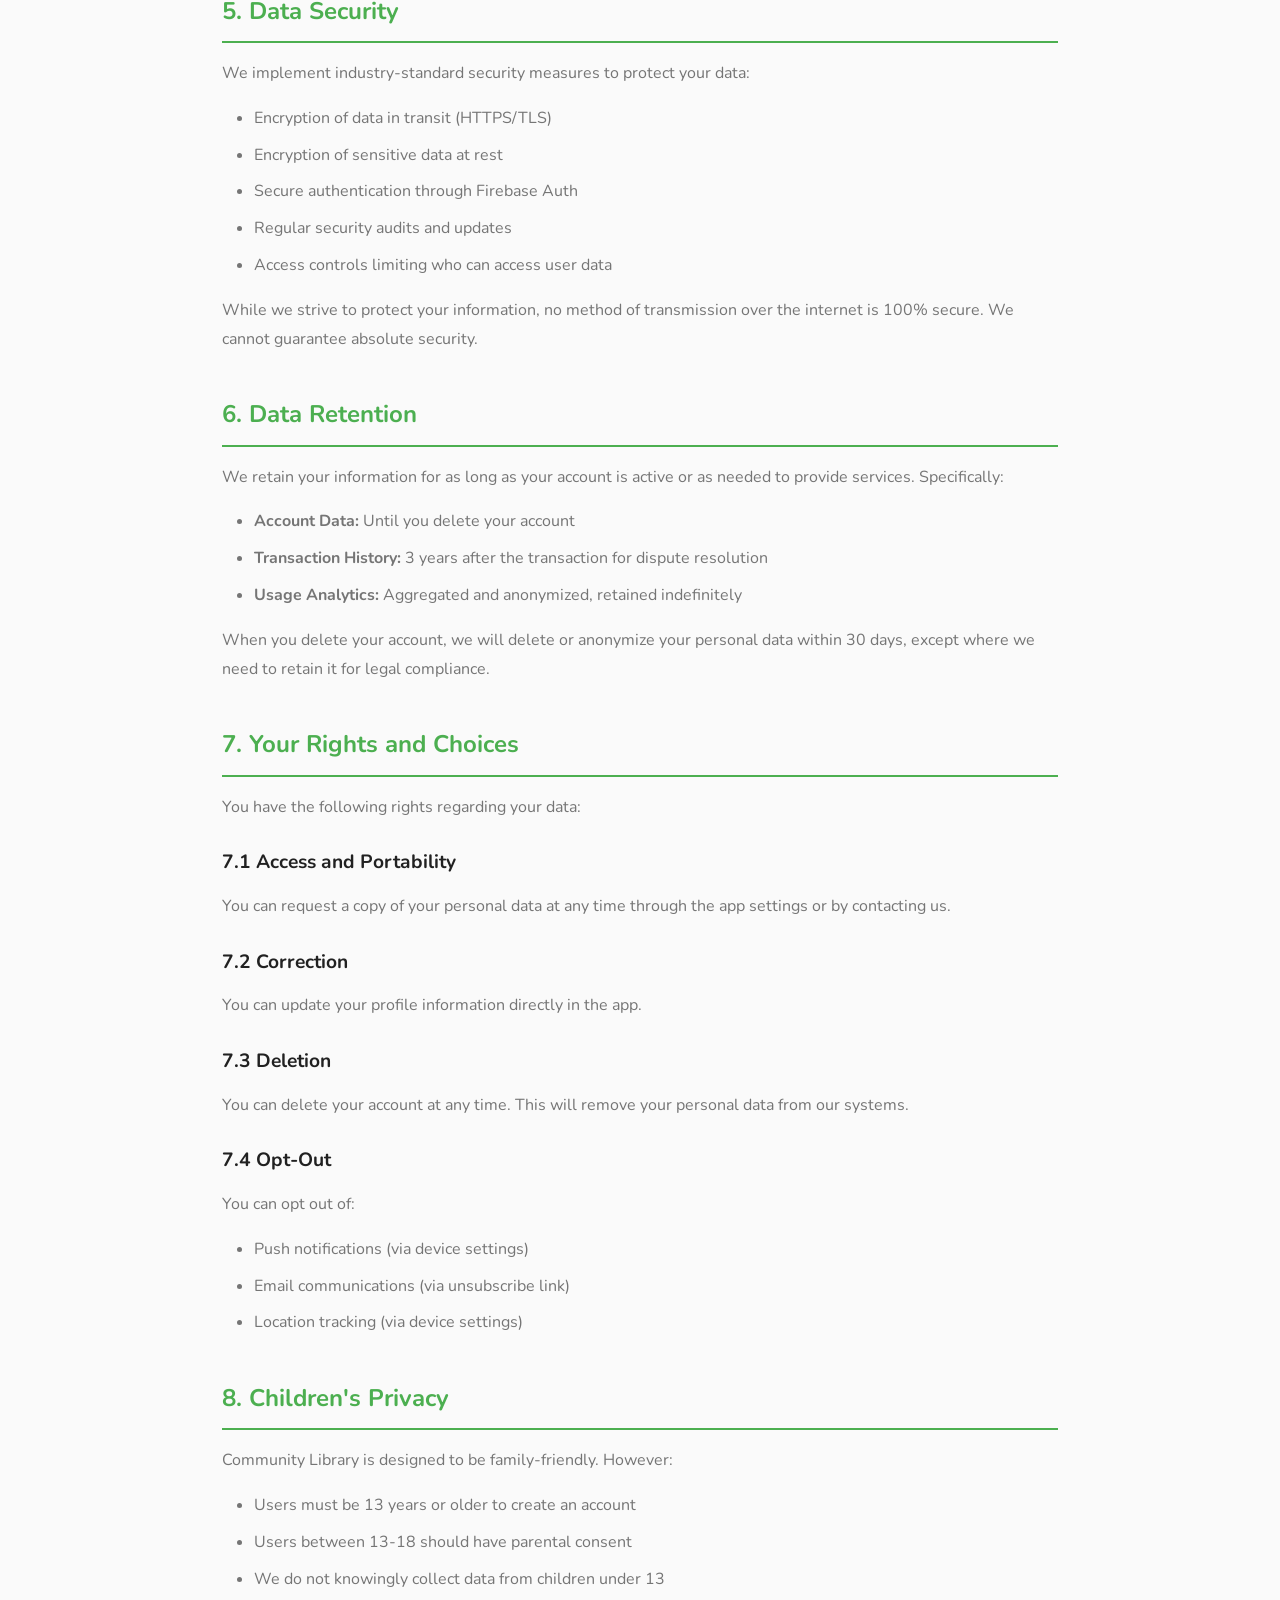
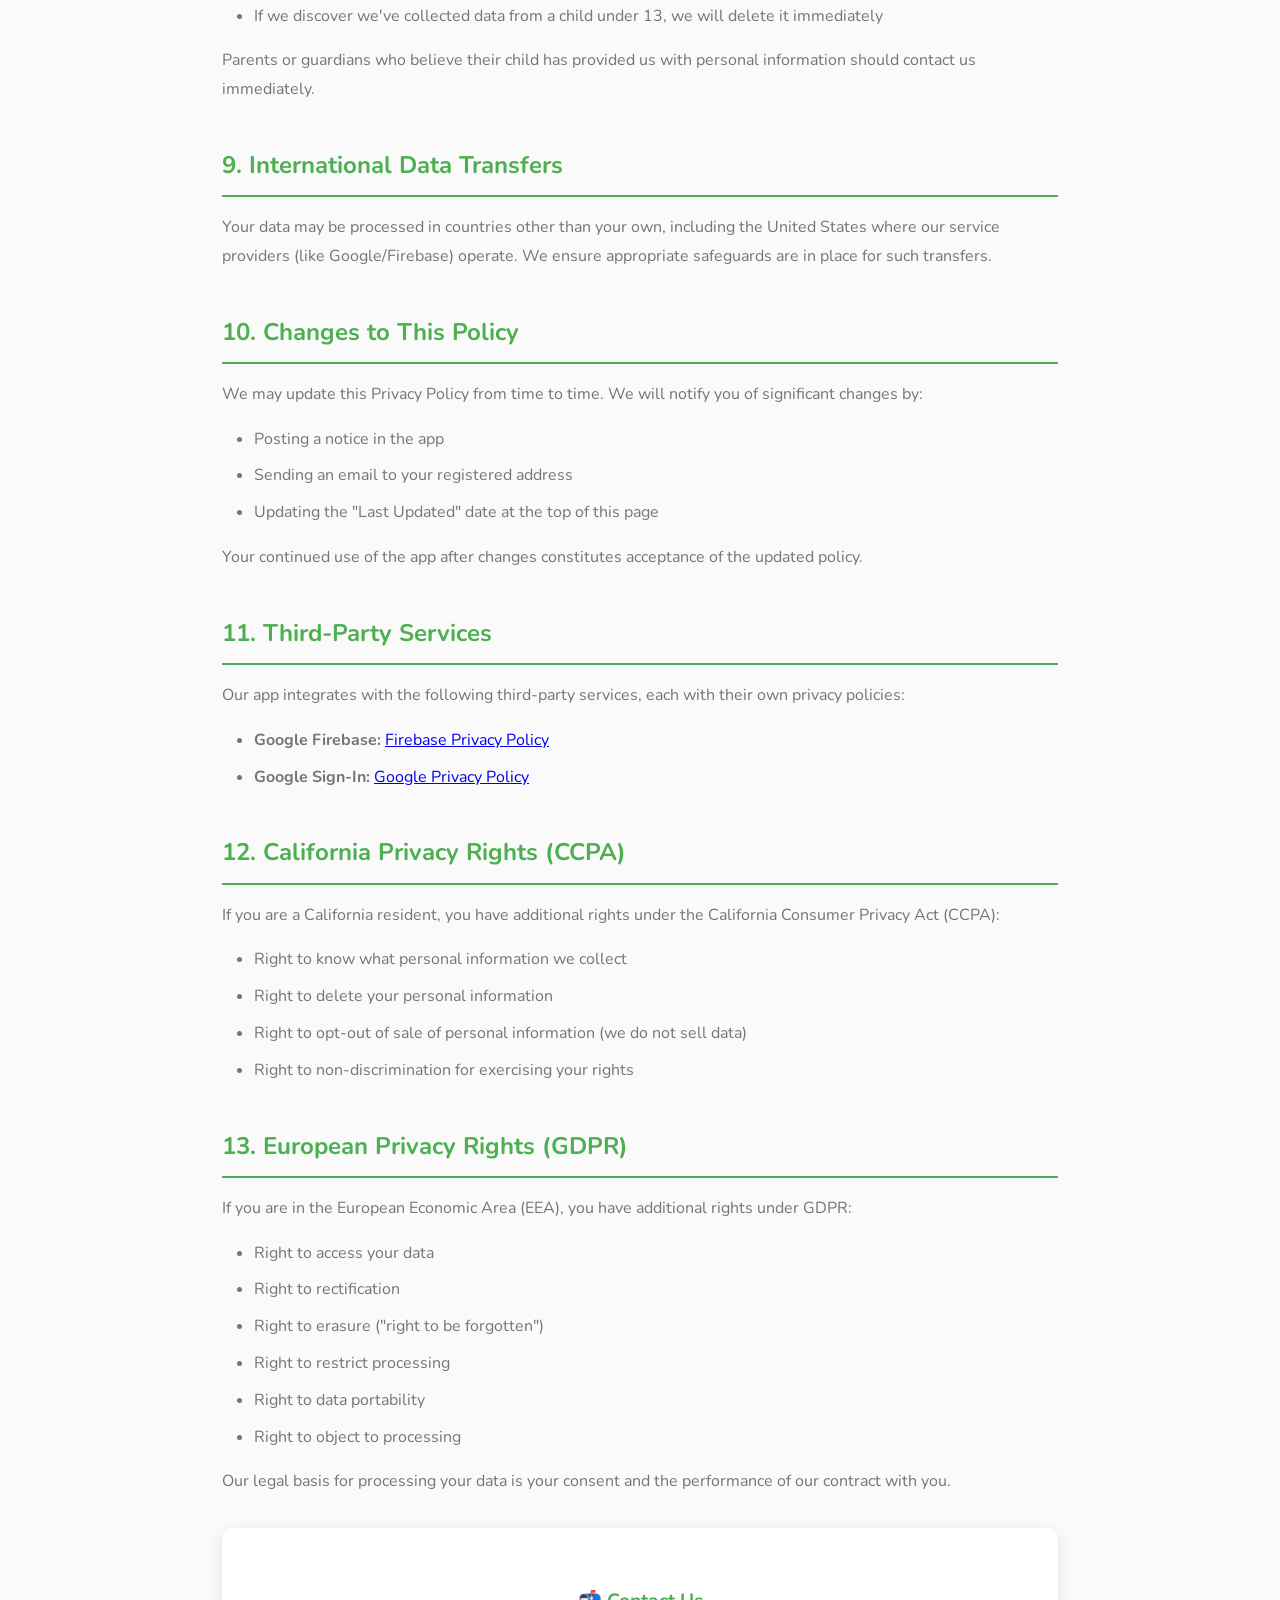
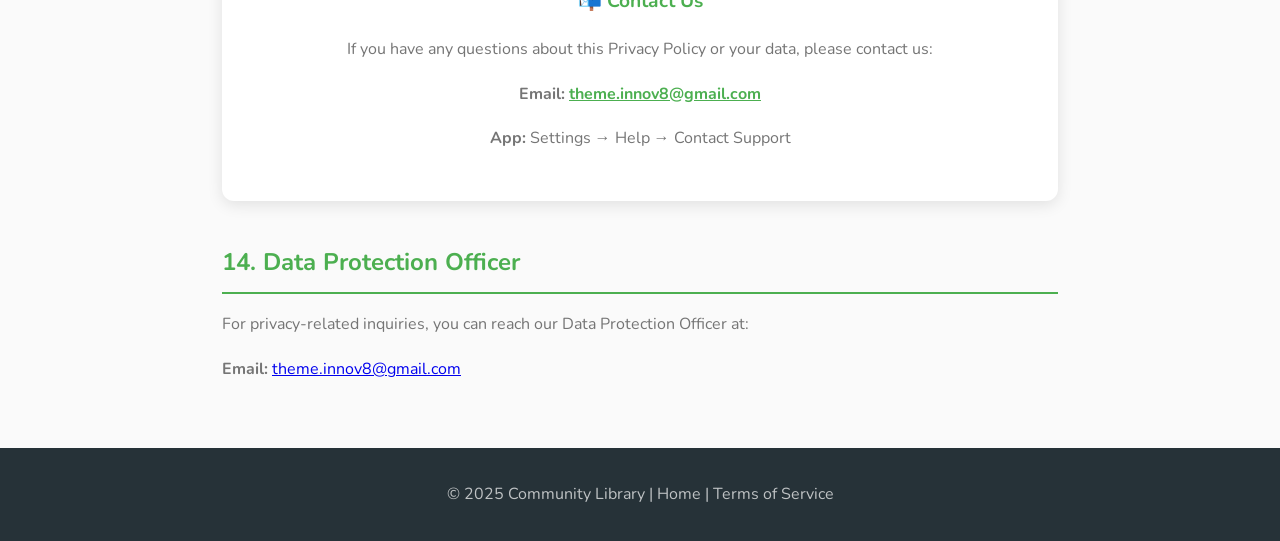
<file: community-privacy-policy.html>
<!DOCTYPE html>
<html lang="en">
<head>
    <meta charset="UTF-8">
    <meta name="viewport" content="width=device-width, initial-scale=1.0">
    <title>Privacy Policy - Community Library</title>
    <meta name="description" content="Privacy Policy for Community Library app. Learn how we collect, use, and protect your personal information.">
    <link rel="preconnect" href="https://fonts.googleapis.com">
    <link rel="preconnect" href="https://fonts.gstatic.com" crossorigin>
    <link href="https://fonts.googleapis.com/css2?family=Nunito:wght@400;600;700;800&display=swap" rel="stylesheet">
    <style>
        :root {
            --primary: #4CAF50;
            --primary-dark: #388E3C;
            --text-primary: #212121;
            --text-secondary: #757575;
            --background: #FAFAFA;
            --white: #FFFFFF;
        }

        * {
            margin: 0;
            padding: 0;
            box-sizing: border-box;
        }

        body {
            font-family: 'Nunito', sans-serif;
            background: var(--background);
            color: var(--text-primary);
            line-height: 1.8;
        }

        nav {
            background: var(--white);
            box-shadow: 0 2px 10px rgba(0,0,0,0.1);
            padding: 1rem 2rem;
            position: sticky;
            top: 0;
            z-index: 1000;
        }

        .nav-container {
            max-width: 1200px;
            margin: 0 auto;
            display: flex;
            justify-content: space-between;
            align-items: center;
        }

        .logo {
            display: flex;
            align-items: center;
            gap: 0.5rem;
            font-weight: 800;
            font-size: 1.5rem;
            color: var(--primary);
            text-decoration: none;
        }

        .back-link {
            color: var(--primary);
            text-decoration: none;
            font-weight: 600;
            display: flex;
            align-items: center;
            gap: 0.5rem;
        }

        .back-link:hover {
            text-decoration: underline;
        }

        .header {
            background: linear-gradient(135deg, var(--primary) 0%, var(--primary-dark) 100%);
            color: var(--white);
            padding: 4rem 2rem;
            text-align: center;
        }

        .header h1 {
            font-size: 2.5rem;
            font-weight: 800;
            margin-bottom: 0.5rem;
        }

        .header p {
            opacity: 0.9;
            font-size: 1.1rem;
        }

        .content {
            max-width: 900px;
            margin: 0 auto;
            padding: 3rem 2rem;
        }

        .content h2 {
            font-size: 1.5rem;
            font-weight: 700;
            color: var(--primary);
            margin: 2.5rem 0 1rem;
            padding-bottom: 0.5rem;
            border-bottom: 2px solid var(--primary);
        }

        .content h3 {
            font-size: 1.2rem;
            font-weight: 700;
            margin: 1.5rem 0 0.75rem;
            color: var(--text-primary);
        }

        .content p {
            margin-bottom: 1rem;
            color: var(--text-secondary);
        }

        .content ul, .content ol {
            margin: 1rem 0 1rem 2rem;
            color: var(--text-secondary);
        }

        .content li {
            margin-bottom: 0.5rem;
        }

        .highlight-box {
            background: #E8F5E9;
            border-left: 4px solid var(--primary);
            padding: 1.5rem;
            margin: 1.5rem 0;
            border-radius: 0 8px 8px 0;
        }

        .highlight-box h4 {
            color: var(--primary);
            margin-bottom: 0.5rem;
        }

        .highlight-box p {
            margin-bottom: 0;
        }

        .table-container {
            overflow-x: auto;
            margin: 1.5rem 0;
        }

        table {
            width: 100%;
            border-collapse: collapse;
            background: var(--white);
            border-radius: 8px;
            overflow: hidden;
            box-shadow: 0 2px 10px rgba(0,0,0,0.1);
        }

        th, td {
            padding: 1rem;
            text-align: left;
            border-bottom: 1px solid #E0E0E0;
        }

        th {
            background: var(--primary);
            color: var(--white);
            font-weight: 700;
        }

        tr:last-child td {
            border-bottom: none;
        }

        tr:hover {
            background: #F5F5F5;
        }

        .contact-box {
            background: var(--white);
            border-radius: 12px;
            padding: 2rem;
            margin: 2rem 0;
            box-shadow: 0 4px 15px rgba(0,0,0,0.1);
            text-align: center;
        }

        .contact-box h3 {
            color: var(--primary);
            margin-bottom: 1rem;
        }

        .contact-box a {
            color: var(--primary);
            font-weight: 700;
        }

        footer {
            background: #263238;
            color: var(--white);
            padding: 2rem;
            text-align: center;
        }

        footer p {
            opacity: 0.7;
        }

        footer a {
            color: var(--white);
            text-decoration: none;
        }

        footer a:hover {
            text-decoration: underline;
        }

        @media (max-width: 600px) {
            .header h1 {
                font-size: 1.8rem;
            }

            .content {
                padding: 2rem 1rem;
            }
        }
    </style>
</head>
<body>
    <nav>
        <div class="nav-container">
            <a href="community.html" class="logo">
                📚 Community Library
            </a>
            <a href="community.html" class="back-link">
                ← Back to Home
            </a>
        </div>
    </nav>

    <header class="header">
        <h1>🔒 Privacy Policy</h1>
        <p>Last Updated: December 14, 2025</p>
    </header>

    <main class="content">
        <div class="highlight-box">
            <h4>📋 Quick Summary</h4>
            <p>We collect only what's necessary to help you share books with your community. We don't sell your data, and you're always in control of your information. Read below for the full details!</p>
        </div>

        <h2>1. Introduction</h2>
        <p>Welcome to Community Library ("we," "our," or "us"). We are committed to protecting your privacy and ensuring transparency about how we collect, use, and safeguard your personal information.</p>
        <p>This Privacy Policy explains how we handle your data when you use our mobile application ("App") and related services. By using Community Library, you agree to the collection and use of information in accordance with this policy.</p>

        <h2>2. Information We Collect</h2>
        
        <h3>2.1 Information You Provide</h3>
        <p>When you create an account and use our services, we collect:</p>
        <ul>
            <li><strong>Account Information:</strong> Name, email address, and password when you register</li>
            <li><strong>Profile Information:</strong> Optional profile picture and display name</li>
            <li><strong>Book Data:</strong> Information about books you add, including titles, authors, ISBNs, and cover images</li>
            <li><strong>Community Information:</strong> The libraries/communities you join and your membership status</li>
            <li><strong>Transaction Data:</strong> Records of books you borrow, lend, request, or save</li>
        </ul>

        <h3>2.2 Information Collected Automatically</h3>
        <p>When you use our App, we automatically collect:</p>
        <ul>
            <li><strong>Device Information:</strong> Device type, operating system version, unique device identifiers</li>
            <li><strong>Usage Data:</strong> Features you use, actions you take, time and duration of activities</li>
            <li><strong>Log Data:</strong> IP address, app crashes, and error reports</li>
        </ul>

        <h3>2.3 Location Information</h3>
        <p>With your permission, we collect:</p>
        <ul>
            <li><strong>Approximate Location:</strong> To show nearby community libraries and help you find local book-sharing communities</li>
        </ul>
        <p>You can disable location access at any time through your device settings.</p>

        <h3>2.4 Camera and Photos</h3>
        <p>With your permission, we access:</p>
        <ul>
            <li><strong>Camera:</strong> To scan book covers and ISBNs for easy book addition</li>
            <li><strong>Photo Library:</strong> To allow you to upload book cover images</li>
        </ul>

        <h2>3. How We Use Your Information</h2>
        
        <div class="table-container">
            <table>
                <tr>
                    <th>Purpose</th>
                    <th>Data Used</th>
                </tr>
                <tr>
                    <td>Create and manage your account</td>
                    <td>Email, name, password</td>
                </tr>
                <tr>
                    <td>Enable book sharing and borrowing</td>
                    <td>Book data, transaction records</td>
                </tr>
                <tr>
                    <td>Connect you with communities</td>
                    <td>Location, community membership</td>
                </tr>
                <tr>
                    <td>Send notifications about requests and returns</td>
                    <td>Contact info, transaction data</td>
                </tr>
                <tr>
                    <td>Improve our services</td>
                    <td>Usage data, crash reports</td>
                </tr>
                <tr>
                    <td>Provide customer support</td>
                    <td>Account info, usage data</td>
                </tr>
            </table>
        </div>

        <h2>4. Information Sharing</h2>
        
        <h3>4.1 With Other Users</h3>
        <p>When you participate in a community library, other members can see:</p>
        <ul>
            <li>Your display name and profile picture</li>
            <li>Books you've made available for sharing</li>
            <li>Your borrowing and lending activity within the community</li>
        </ul>

        <h3>4.2 With Service Providers</h3>
        <p>We share data with trusted third parties who help us operate our services:</p>
        <ul>
            <li><strong>Firebase (Google):</strong> Authentication, database, and cloud functions</li>
            <li><strong>Google Cloud:</strong> Data storage and processing</li>
            <li><strong>Analytics Services:</strong> To understand app usage (anonymized data only)</li>
        </ul>

        <h3>4.3 We Do NOT</h3>
        <div class="highlight-box">
            <ul>
                <li>❌ Sell your personal information to third parties</li>
                <li>❌ Share your email address with other users</li>
                <li>❌ Use your data for targeted advertising</li>
                <li>❌ Share your precise location with anyone</li>
            </ul>
        </div>

        <h2>5. Data Security</h2>
        <p>We implement industry-standard security measures to protect your data:</p>
        <ul>
            <li>Encryption of data in transit (HTTPS/TLS)</li>
            <li>Encryption of sensitive data at rest</li>
            <li>Secure authentication through Firebase Auth</li>
            <li>Regular security audits and updates</li>
            <li>Access controls limiting who can access user data</li>
        </ul>
        <p>While we strive to protect your information, no method of transmission over the internet is 100% secure. We cannot guarantee absolute security.</p>

        <h2>6. Data Retention</h2>
        <p>We retain your information for as long as your account is active or as needed to provide services. Specifically:</p>
        <ul>
            <li><strong>Account Data:</strong> Until you delete your account</li>
            <li><strong>Transaction History:</strong> 3 years after the transaction for dispute resolution</li>
            <li><strong>Usage Analytics:</strong> Aggregated and anonymized, retained indefinitely</li>
        </ul>
        <p>When you delete your account, we will delete or anonymize your personal data within 30 days, except where we need to retain it for legal compliance.</p>

        <h2>7. Your Rights and Choices</h2>
        <p>You have the following rights regarding your data:</p>
        
        <h3>7.1 Access and Portability</h3>
        <p>You can request a copy of your personal data at any time through the app settings or by contacting us.</p>

        <h3>7.2 Correction</h3>
        <p>You can update your profile information directly in the app.</p>

        <h3>7.3 Deletion</h3>
        <p>You can delete your account at any time. This will remove your personal data from our systems.</p>

        <h3>7.4 Opt-Out</h3>
        <p>You can opt out of:</p>
        <ul>
            <li>Push notifications (via device settings)</li>
            <li>Email communications (via unsubscribe link)</li>
            <li>Location tracking (via device settings)</li>
        </ul>

        <h2>8. Children's Privacy</h2>
        <p>Community Library is designed to be family-friendly. However:</p>
        <ul>
            <li>Users must be 13 years or older to create an account</li>
            <li>Users between 13-18 should have parental consent</li>
            <li>We do not knowingly collect data from children under 13</li>
            <li>If we discover we've collected data from a child under 13, we will delete it immediately</li>
        </ul>
        <p>Parents or guardians who believe their child has provided us with personal information should contact us immediately.</p>

        <h2>9. International Data Transfers</h2>
        <p>Your data may be processed in countries other than your own, including the United States where our service providers (like Google/Firebase) operate. We ensure appropriate safeguards are in place for such transfers.</p>

        <h2>10. Changes to This Policy</h2>
        <p>We may update this Privacy Policy from time to time. We will notify you of significant changes by:</p>
        <ul>
            <li>Posting a notice in the app</li>
            <li>Sending an email to your registered address</li>
            <li>Updating the "Last Updated" date at the top of this page</li>
        </ul>
        <p>Your continued use of the app after changes constitutes acceptance of the updated policy.</p>

        <h2>11. Third-Party Services</h2>
        <p>Our app integrates with the following third-party services, each with their own privacy policies:</p>
        <ul>
            <li><strong>Google Firebase:</strong> <a href="https://firebase.google.com/support/privacy" target="_blank">Firebase Privacy Policy</a></li>
            <li><strong>Google Sign-In:</strong> <a href="https://policies.google.com/privacy" target="_blank">Google Privacy Policy</a></li>
        </ul>

        <h2>12. California Privacy Rights (CCPA)</h2>
        <p>If you are a California resident, you have additional rights under the California Consumer Privacy Act (CCPA):</p>
        <ul>
            <li>Right to know what personal information we collect</li>
            <li>Right to delete your personal information</li>
            <li>Right to opt-out of sale of personal information (we do not sell data)</li>
            <li>Right to non-discrimination for exercising your rights</li>
        </ul>

        <h2>13. European Privacy Rights (GDPR)</h2>
        <p>If you are in the European Economic Area (EEA), you have additional rights under GDPR:</p>
        <ul>
            <li>Right to access your data</li>
            <li>Right to rectification</li>
            <li>Right to erasure ("right to be forgotten")</li>
            <li>Right to restrict processing</li>
            <li>Right to data portability</li>
            <li>Right to object to processing</li>
        </ul>
        <p>Our legal basis for processing your data is your consent and the performance of our contract with you.</p>

        <div class="contact-box">
            <h3>📬 Contact Us</h3>
            <p>If you have any questions about this Privacy Policy or your data, please contact us:</p>
            <p><strong>Email:</strong> <a href="mailto:theme.innov8@gmail.com">theme.innov8@gmail.com</a></p>
            <p><strong>App:</strong> Settings → Help → Contact Support</p>
        </div>

        <h2>14. Data Protection Officer</h2>
        <p>For privacy-related inquiries, you can reach our Data Protection Officer at:</p>
        <p><strong>Email:</strong> <a href="mailto:theme.innov8@gmail.com">theme.innov8@gmail.com</a></p>

    </main>

    <footer>
        <p>© 2025 Community Library | <a href="community.html">Home</a> | <a href="community-terms-of-service.html">Terms of Service</a></p>
    </footer>
</body>
</html>
</file>
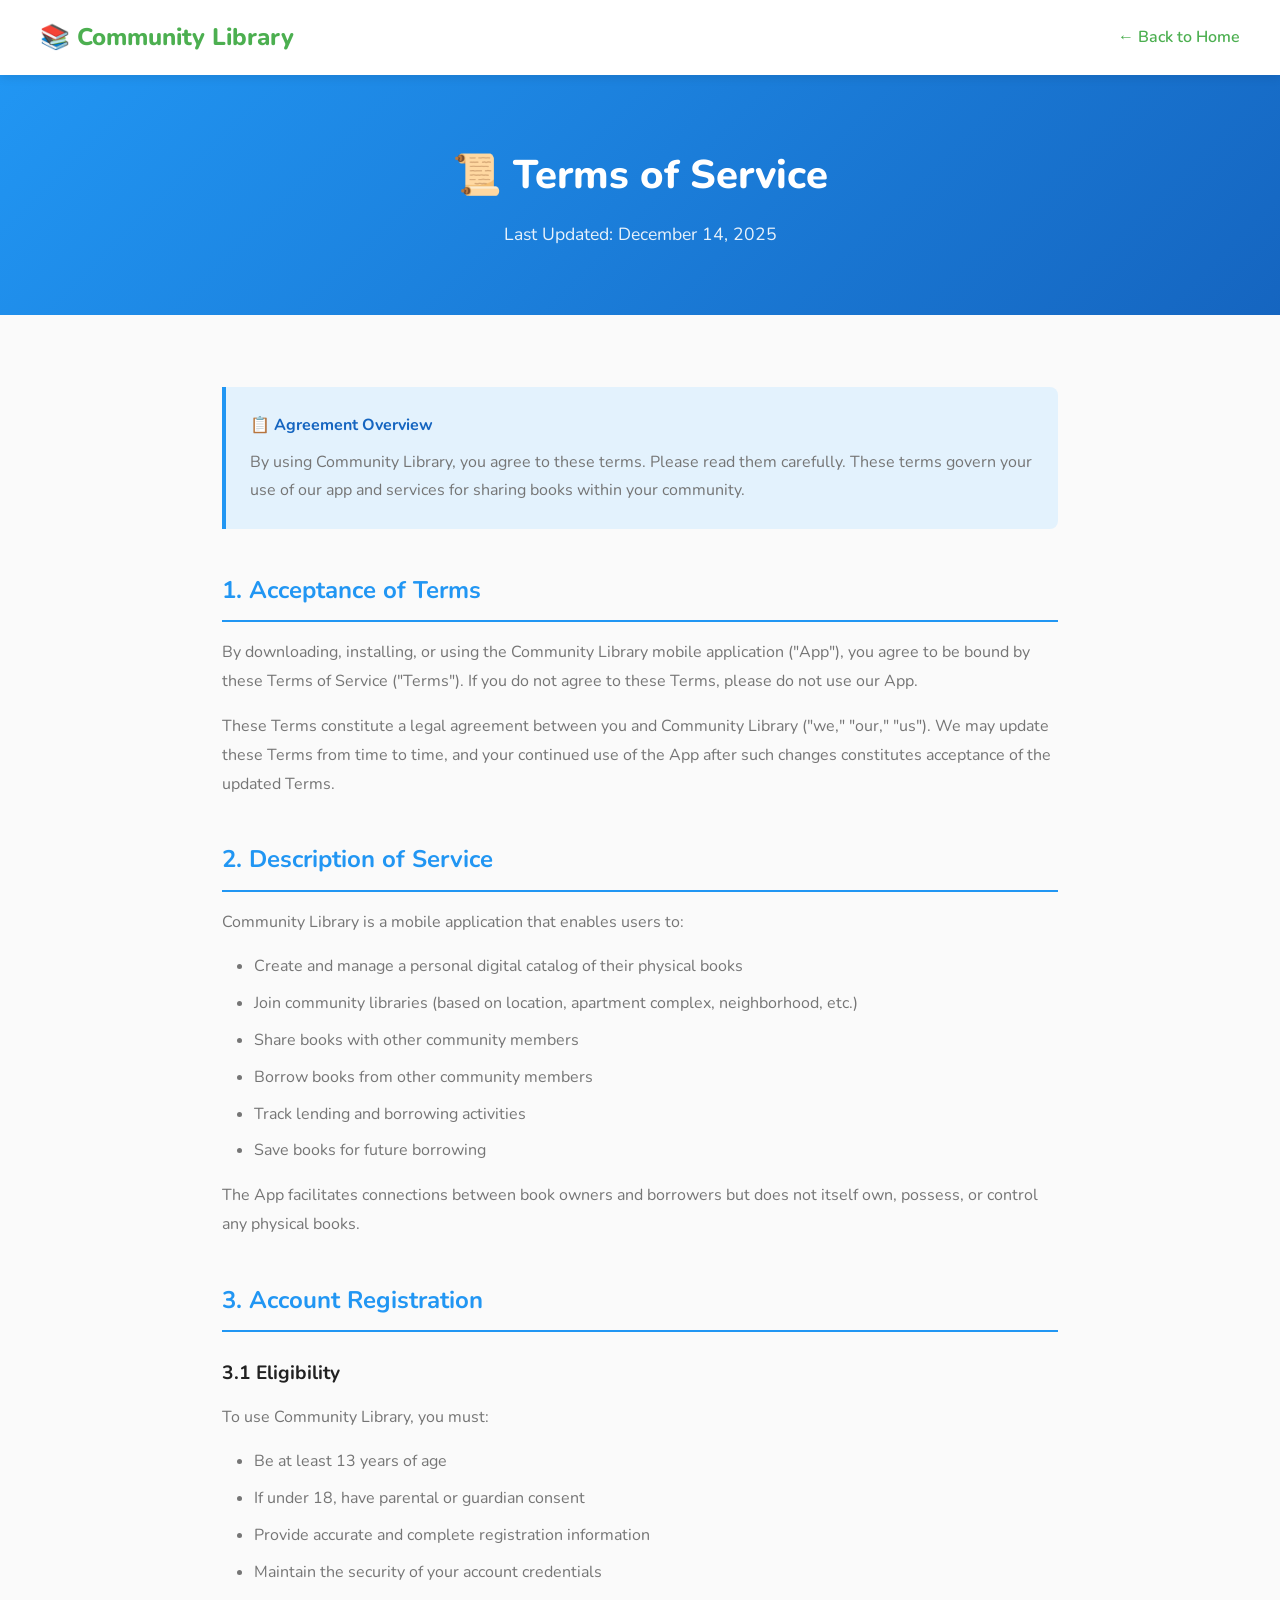
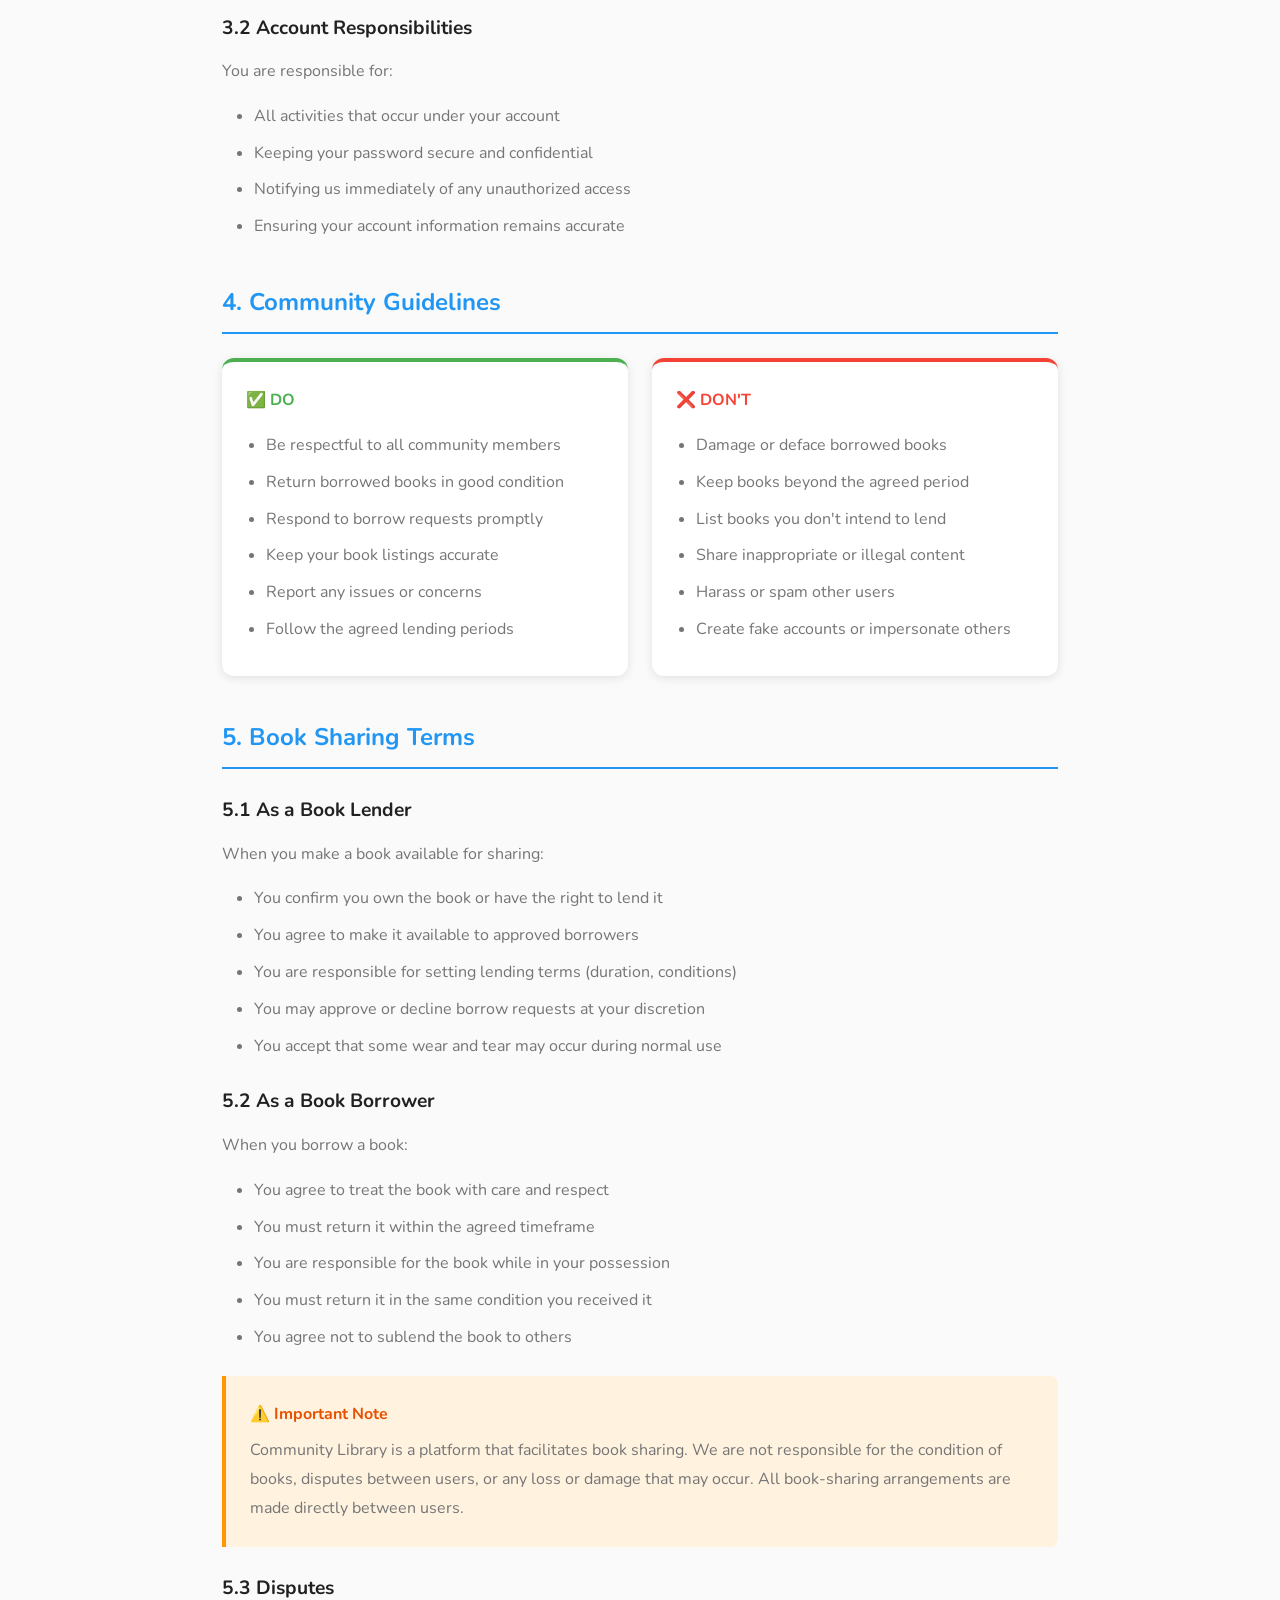
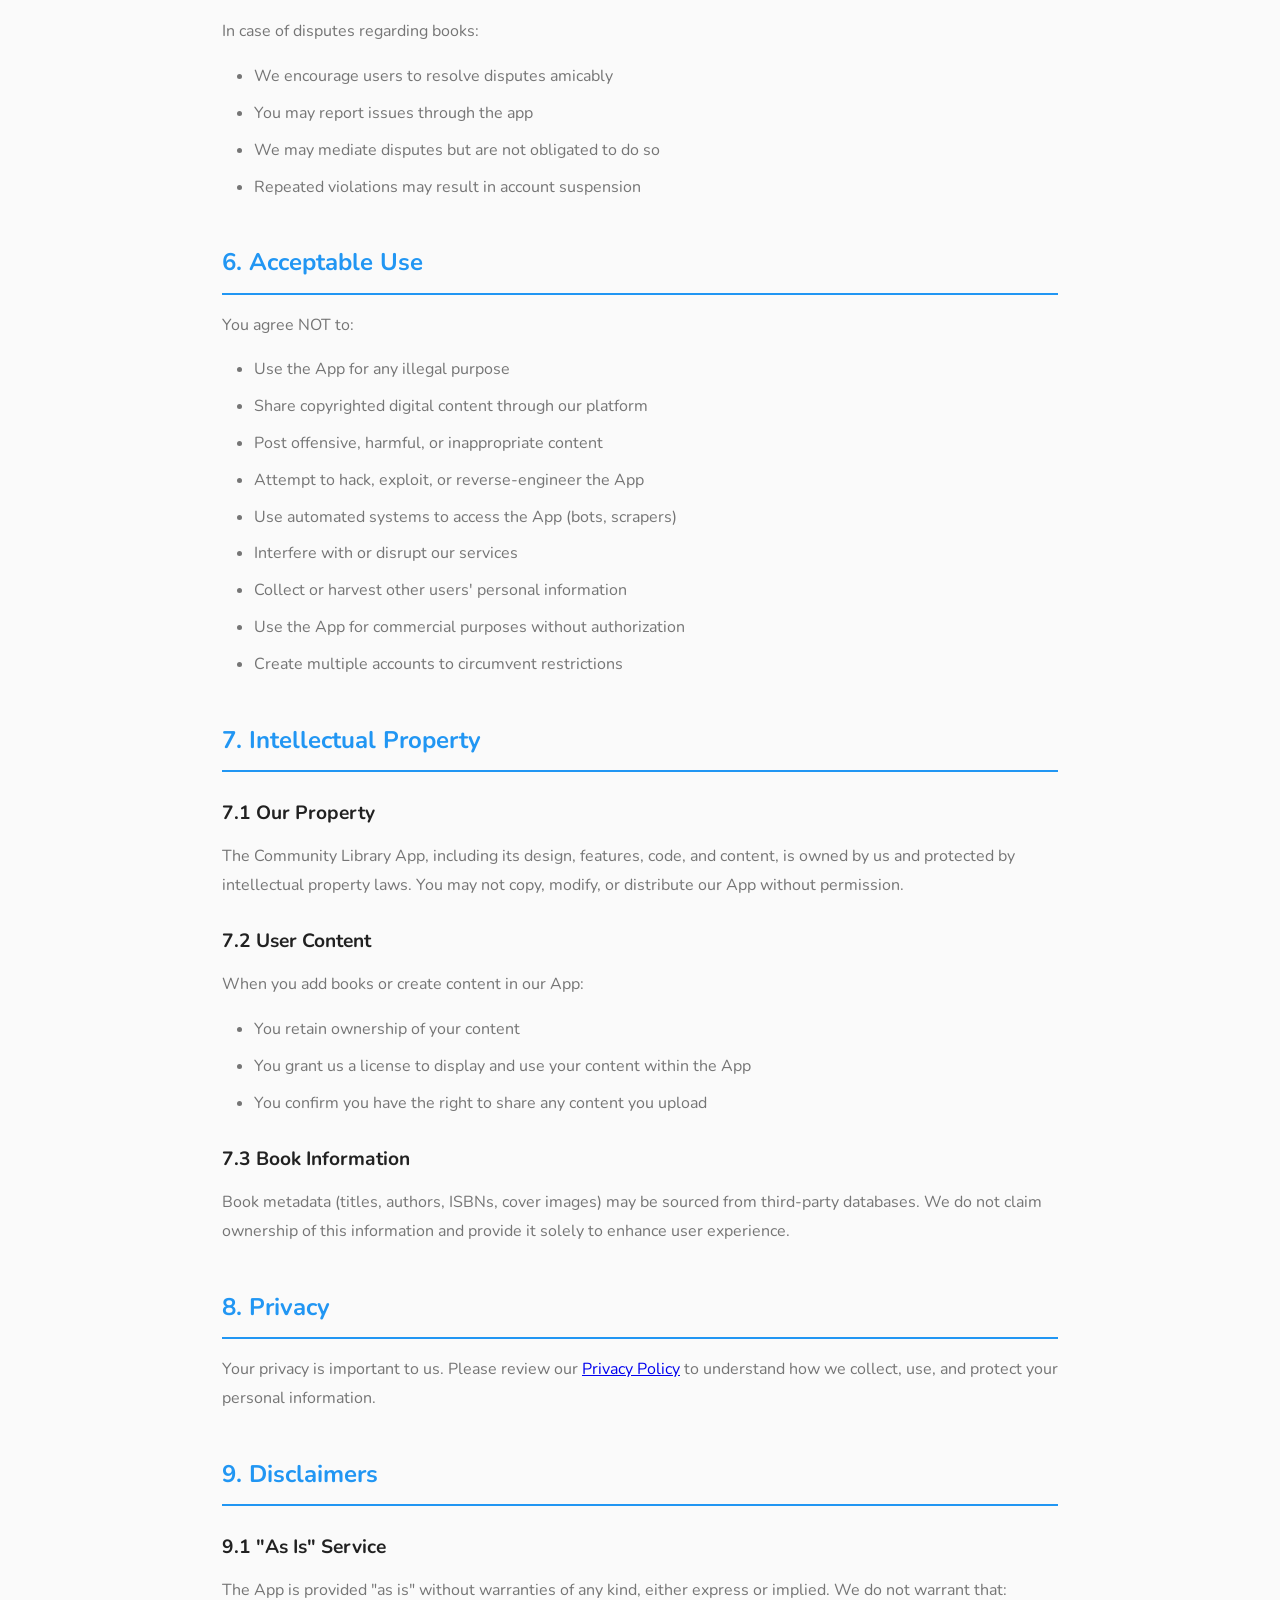
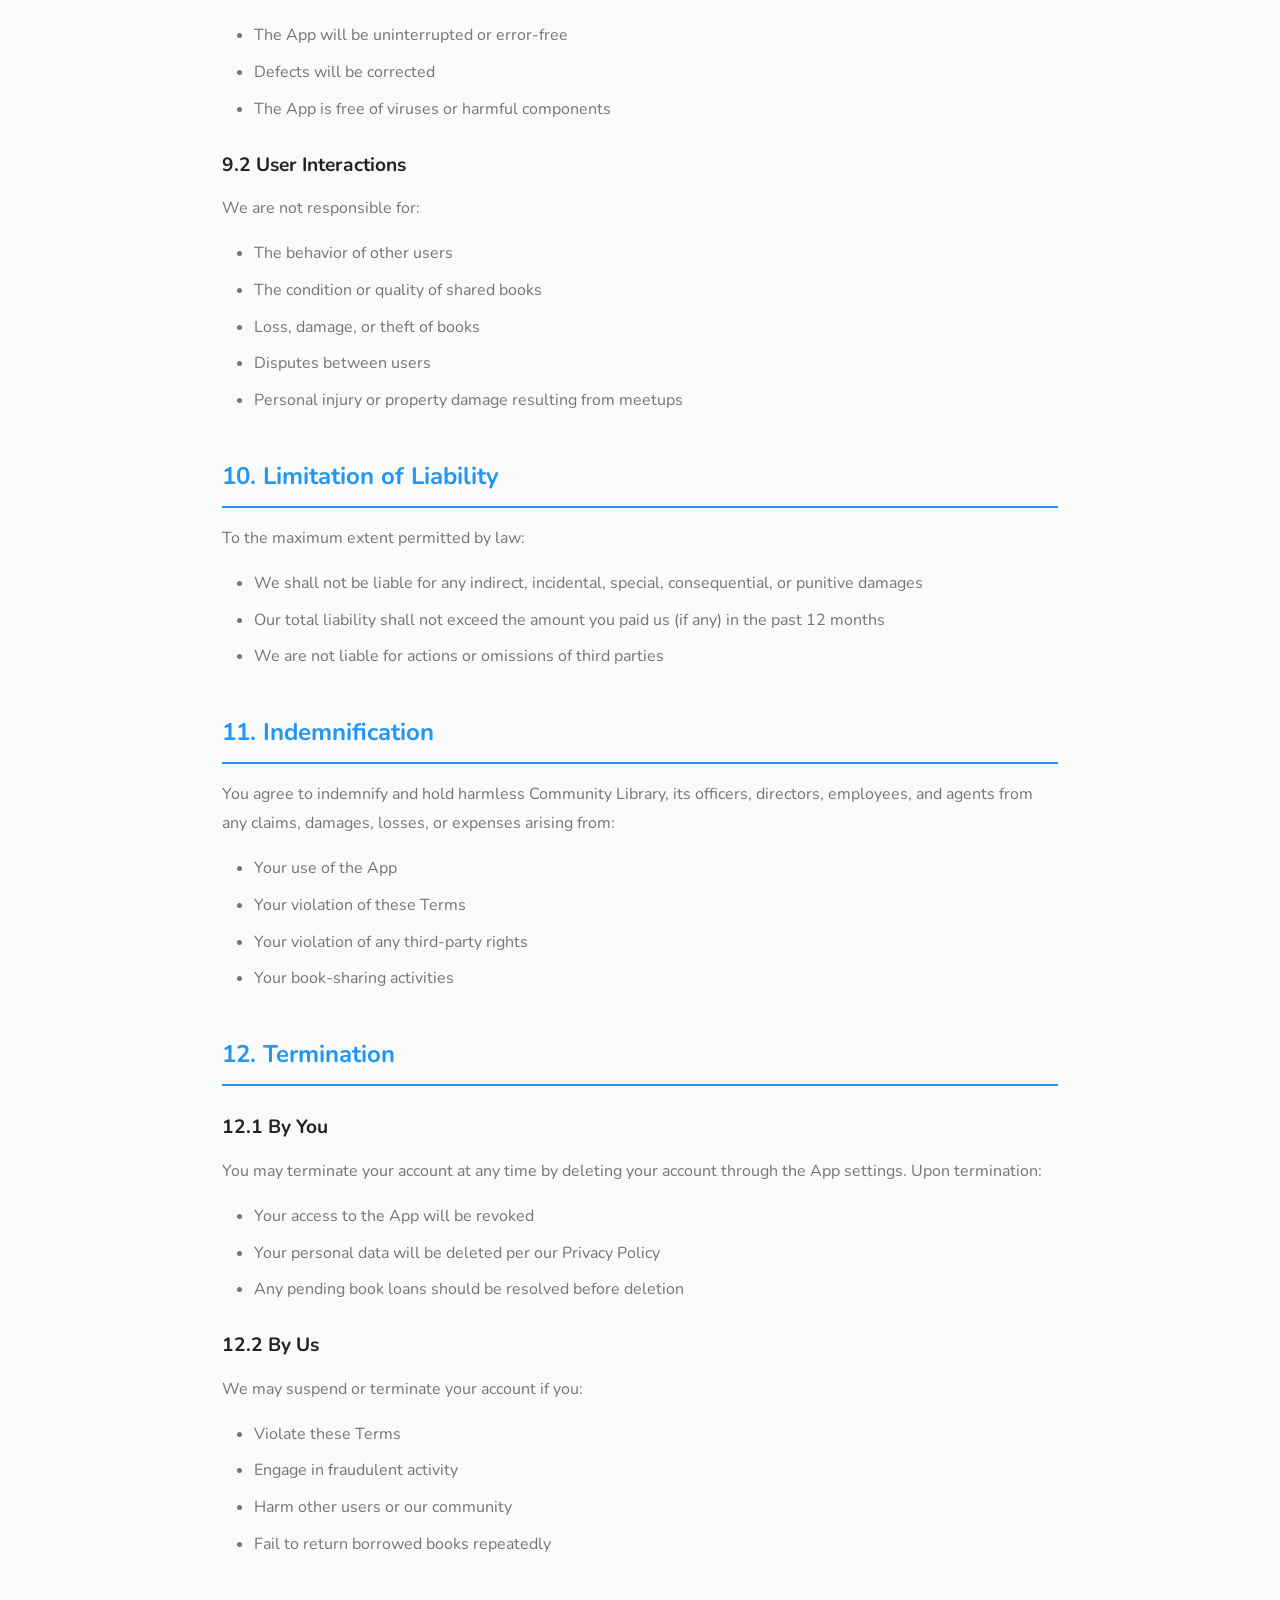
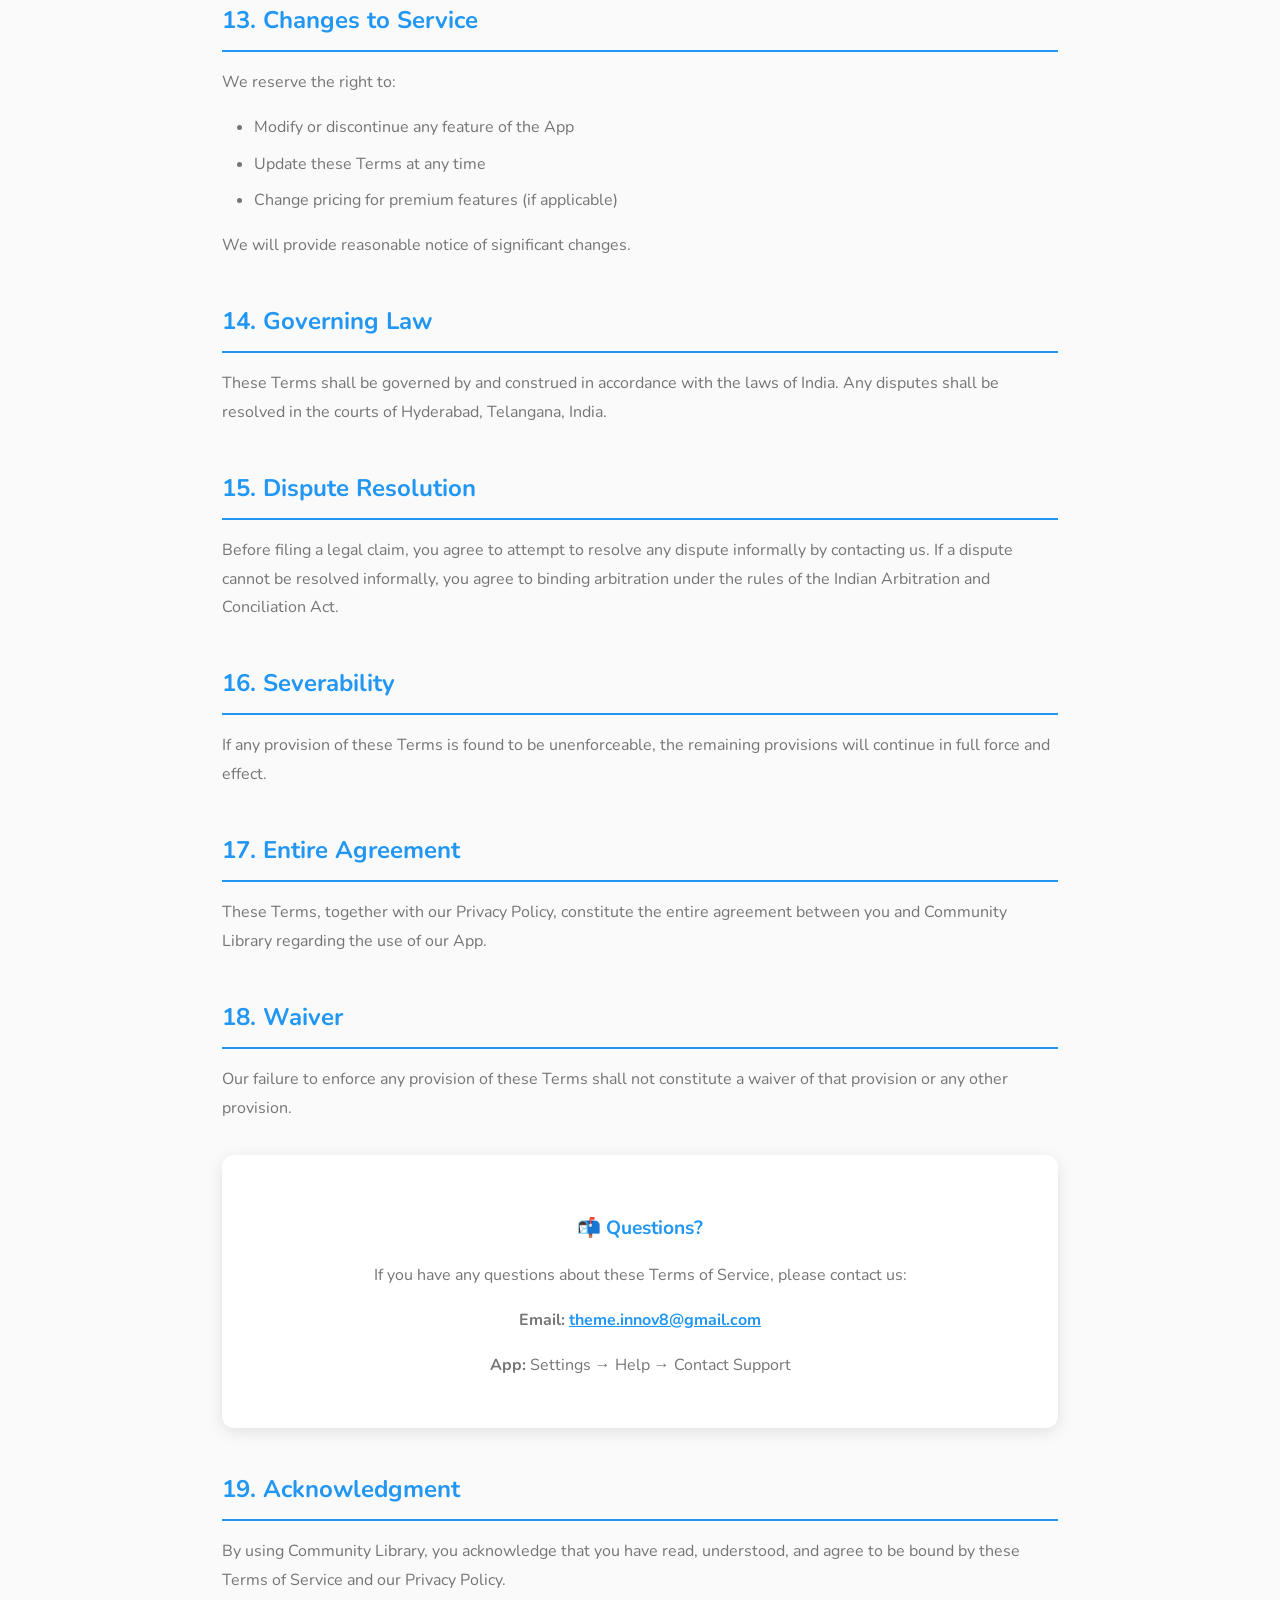
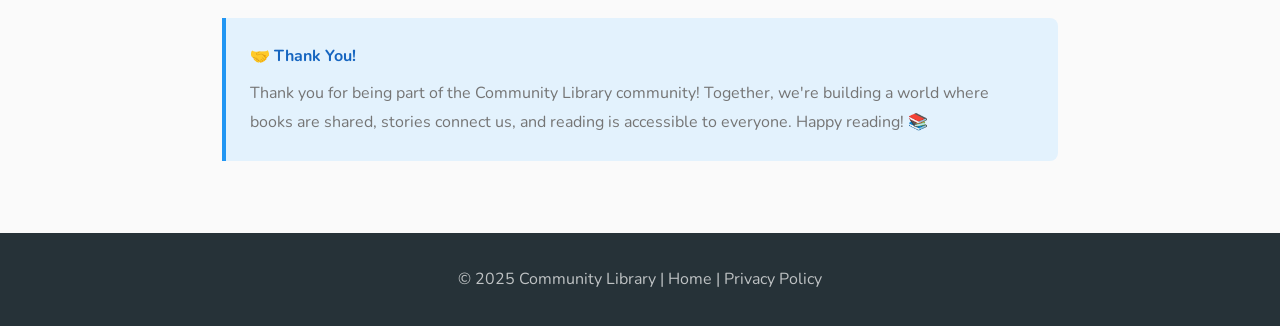
<file: community-terms-of-service.html>
<!DOCTYPE html>
<html lang="en">
<head>
    <meta charset="UTF-8">
    <meta name="viewport" content="width=device-width, initial-scale=1.0">
    <title>Terms of Service - Community Library</title>
    <meta name="description" content="Terms of Service for Community Library app. Please read these terms carefully before using our services.">
    <link rel="preconnect" href="https://fonts.googleapis.com">
    <link rel="preconnect" href="https://fonts.gstatic.com" crossorigin>
    <link href="https://fonts.googleapis.com/css2?family=Nunito:wght@400;600;700;800&display=swap" rel="stylesheet">
    <style>
        :root {
            --primary: #4CAF50;
            --primary-dark: #388E3C;
            --text-primary: #212121;
            --text-secondary: #757575;
            --background: #FAFAFA;
            --white: #FFFFFF;
            --warning: #FF9800;
        }

        * {
            margin: 0;
            padding: 0;
            box-sizing: border-box;
        }

        body {
            font-family: 'Nunito', sans-serif;
            background: var(--background);
            color: var(--text-primary);
            line-height: 1.8;
        }

        nav {
            background: var(--white);
            box-shadow: 0 2px 10px rgba(0,0,0,0.1);
            padding: 1rem 2rem;
            position: sticky;
            top: 0;
            z-index: 1000;
        }

        .nav-container {
            max-width: 1200px;
            margin: 0 auto;
            display: flex;
            justify-content: space-between;
            align-items: center;
        }

        .logo {
            display: flex;
            align-items: center;
            gap: 0.5rem;
            font-weight: 800;
            font-size: 1.5rem;
            color: var(--primary);
            text-decoration: none;
        }

        .back-link {
            color: var(--primary);
            text-decoration: none;
            font-weight: 600;
            display: flex;
            align-items: center;
            gap: 0.5rem;
        }

        .back-link:hover {
            text-decoration: underline;
        }

        .header {
            background: linear-gradient(135deg, #2196F3 0%, #1565C0 100%);
            color: var(--white);
            padding: 4rem 2rem;
            text-align: center;
        }

        .header h1 {
            font-size: 2.5rem;
            font-weight: 800;
            margin-bottom: 0.5rem;
        }

        .header p {
            opacity: 0.9;
            font-size: 1.1rem;
        }

        .content {
            max-width: 900px;
            margin: 0 auto;
            padding: 3rem 2rem;
        }

        .content h2 {
            font-size: 1.5rem;
            font-weight: 700;
            color: #2196F3;
            margin: 2.5rem 0 1rem;
            padding-bottom: 0.5rem;
            border-bottom: 2px solid #2196F3;
        }

        .content h3 {
            font-size: 1.2rem;
            font-weight: 700;
            margin: 1.5rem 0 0.75rem;
            color: var(--text-primary);
        }

        .content p {
            margin-bottom: 1rem;
            color: var(--text-secondary);
        }

        .content ul, .content ol {
            margin: 1rem 0 1rem 2rem;
            color: var(--text-secondary);
        }

        .content li {
            margin-bottom: 0.5rem;
        }

        .highlight-box {
            background: #E3F2FD;
            border-left: 4px solid #2196F3;
            padding: 1.5rem;
            margin: 1.5rem 0;
            border-radius: 0 8px 8px 0;
        }

        .highlight-box h4 {
            color: #1565C0;
            margin-bottom: 0.5rem;
        }

        .highlight-box p {
            margin-bottom: 0;
        }

        .warning-box {
            background: #FFF3E0;
            border-left: 4px solid var(--warning);
            padding: 1.5rem;
            margin: 1.5rem 0;
            border-radius: 0 8px 8px 0;
        }

        .warning-box h4 {
            color: #E65100;
            margin-bottom: 0.5rem;
        }

        .warning-box p {
            margin-bottom: 0;
            color: var(--text-secondary);
        }

        .rules-grid {
            display: grid;
            grid-template-columns: repeat(auto-fit, minmax(280px, 1fr));
            gap: 1.5rem;
            margin: 1.5rem 0;
        }

        .rule-card {
            background: var(--white);
            border-radius: 12px;
            padding: 1.5rem;
            box-shadow: 0 2px 10px rgba(0,0,0,0.1);
        }

        .rule-card.do {
            border-top: 4px solid var(--primary);
        }

        .rule-card.dont {
            border-top: 4px solid #F44336;
        }

        .rule-card h4 {
            display: flex;
            align-items: center;
            gap: 0.5rem;
            margin-bottom: 1rem;
        }

        .rule-card.do h4 {
            color: var(--primary);
        }

        .rule-card.dont h4 {
            color: #F44336;
        }

        .rule-card ul {
            margin: 0;
            padding-left: 1.25rem;
        }

        .contact-box {
            background: var(--white);
            border-radius: 12px;
            padding: 2rem;
            margin: 2rem 0;
            box-shadow: 0 4px 15px rgba(0,0,0,0.1);
            text-align: center;
        }

        .contact-box h3 {
            color: #2196F3;
            margin-bottom: 1rem;
        }

        .contact-box a {
            color: #2196F3;
            font-weight: 700;
        }

        footer {
            background: #263238;
            color: var(--white);
            padding: 2rem;
            text-align: center;
        }

        footer p {
            opacity: 0.7;
        }

        footer a {
            color: var(--white);
            text-decoration: none;
        }

        footer a:hover {
            text-decoration: underline;
        }

        @media (max-width: 600px) {
            .header h1 {
                font-size: 1.8rem;
            }

            .content {
                padding: 2rem 1rem;
            }
        }
    </style>
</head>
<body>
    <nav>
        <div class="nav-container">
            <a href="community.html" class="logo">
                📚 Community Library
            </a>
            <a href="community.html" class="back-link">
                ← Back to Home
            </a>
        </div>
    </nav>

    <header class="header">
        <h1>📜 Terms of Service</h1>
        <p>Last Updated: December 14, 2025</p>
    </header>

    <main class="content">
        <div class="highlight-box">
            <h4>📋 Agreement Overview</h4>
            <p>By using Community Library, you agree to these terms. Please read them carefully. These terms govern your use of our app and services for sharing books within your community.</p>
        </div>

        <h2>1. Acceptance of Terms</h2>
        <p>By downloading, installing, or using the Community Library mobile application ("App"), you agree to be bound by these Terms of Service ("Terms"). If you do not agree to these Terms, please do not use our App.</p>
        <p>These Terms constitute a legal agreement between you and Community Library ("we," "our," "us"). We may update these Terms from time to time, and your continued use of the App after such changes constitutes acceptance of the updated Terms.</p>

        <h2>2. Description of Service</h2>
        <p>Community Library is a mobile application that enables users to:</p>
        <ul>
            <li>Create and manage a personal digital catalog of their physical books</li>
            <li>Join community libraries (based on location, apartment complex, neighborhood, etc.)</li>
            <li>Share books with other community members</li>
            <li>Borrow books from other community members</li>
            <li>Track lending and borrowing activities</li>
            <li>Save books for future borrowing</li>
        </ul>
        <p>The App facilitates connections between book owners and borrowers but does not itself own, possess, or control any physical books.</p>

        <h2>3. Account Registration</h2>
        
        <h3>3.1 Eligibility</h3>
        <p>To use Community Library, you must:</p>
        <ul>
            <li>Be at least 13 years of age</li>
            <li>If under 18, have parental or guardian consent</li>
            <li>Provide accurate and complete registration information</li>
            <li>Maintain the security of your account credentials</li>
        </ul>

        <h3>3.2 Account Responsibilities</h3>
        <p>You are responsible for:</p>
        <ul>
            <li>All activities that occur under your account</li>
            <li>Keeping your password secure and confidential</li>
            <li>Notifying us immediately of any unauthorized access</li>
            <li>Ensuring your account information remains accurate</li>
        </ul>

        <h2>4. Community Guidelines</h2>
        
        <div class="rules-grid">
            <div class="rule-card do">
                <h4>✅ DO</h4>
                <ul>
                    <li>Be respectful to all community members</li>
                    <li>Return borrowed books in good condition</li>
                    <li>Respond to borrow requests promptly</li>
                    <li>Keep your book listings accurate</li>
                    <li>Report any issues or concerns</li>
                    <li>Follow the agreed lending periods</li>
                </ul>
            </div>
            <div class="rule-card dont">
                <h4>❌ DON'T</h4>
                <ul>
                    <li>Damage or deface borrowed books</li>
                    <li>Keep books beyond the agreed period</li>
                    <li>List books you don't intend to lend</li>
                    <li>Share inappropriate or illegal content</li>
                    <li>Harass or spam other users</li>
                    <li>Create fake accounts or impersonate others</li>
                </ul>
            </div>
        </div>

        <h2>5. Book Sharing Terms</h2>
        
        <h3>5.1 As a Book Lender</h3>
        <p>When you make a book available for sharing:</p>
        <ul>
            <li>You confirm you own the book or have the right to lend it</li>
            <li>You agree to make it available to approved borrowers</li>
            <li>You are responsible for setting lending terms (duration, conditions)</li>
            <li>You may approve or decline borrow requests at your discretion</li>
            <li>You accept that some wear and tear may occur during normal use</li>
        </ul>

        <h3>5.2 As a Book Borrower</h3>
        <p>When you borrow a book:</p>
        <ul>
            <li>You agree to treat the book with care and respect</li>
            <li>You must return it within the agreed timeframe</li>
            <li>You are responsible for the book while in your possession</li>
            <li>You must return it in the same condition you received it</li>
            <li>You agree not to sublend the book to others</li>
        </ul>

        <div class="warning-box">
            <h4>⚠️ Important Note</h4>
            <p>Community Library is a platform that facilitates book sharing. We are not responsible for the condition of books, disputes between users, or any loss or damage that may occur. All book-sharing arrangements are made directly between users.</p>
        </div>

        <h3>5.3 Disputes</h3>
        <p>In case of disputes regarding books:</p>
        <ul>
            <li>We encourage users to resolve disputes amicably</li>
            <li>You may report issues through the app</li>
            <li>We may mediate disputes but are not obligated to do so</li>
            <li>Repeated violations may result in account suspension</li>
        </ul>

        <h2>6. Acceptable Use</h2>
        <p>You agree NOT to:</p>
        <ul>
            <li>Use the App for any illegal purpose</li>
            <li>Share copyrighted digital content through our platform</li>
            <li>Post offensive, harmful, or inappropriate content</li>
            <li>Attempt to hack, exploit, or reverse-engineer the App</li>
            <li>Use automated systems to access the App (bots, scrapers)</li>
            <li>Interfere with or disrupt our services</li>
            <li>Collect or harvest other users' personal information</li>
            <li>Use the App for commercial purposes without authorization</li>
            <li>Create multiple accounts to circumvent restrictions</li>
        </ul>

        <h2>7. Intellectual Property</h2>
        
        <h3>7.1 Our Property</h3>
        <p>The Community Library App, including its design, features, code, and content, is owned by us and protected by intellectual property laws. You may not copy, modify, or distribute our App without permission.</p>

        <h3>7.2 User Content</h3>
        <p>When you add books or create content in our App:</p>
        <ul>
            <li>You retain ownership of your content</li>
            <li>You grant us a license to display and use your content within the App</li>
            <li>You confirm you have the right to share any content you upload</li>
        </ul>

        <h3>7.3 Book Information</h3>
        <p>Book metadata (titles, authors, ISBNs, cover images) may be sourced from third-party databases. We do not claim ownership of this information and provide it solely to enhance user experience.</p>

        <h2>8. Privacy</h2>
        <p>Your privacy is important to us. Please review our <a href="community-privacy-policy.html">Privacy Policy</a> to understand how we collect, use, and protect your personal information.</p>

        <h2>9. Disclaimers</h2>
        
        <h3>9.1 "As Is" Service</h3>
        <p>The App is provided "as is" without warranties of any kind, either express or implied. We do not warrant that:</p>
        <ul>
            <li>The App will be uninterrupted or error-free</li>
            <li>Defects will be corrected</li>
            <li>The App is free of viruses or harmful components</li>
        </ul>

        <h3>9.2 User Interactions</h3>
        <p>We are not responsible for:</p>
        <ul>
            <li>The behavior of other users</li>
            <li>The condition or quality of shared books</li>
            <li>Loss, damage, or theft of books</li>
            <li>Disputes between users</li>
            <li>Personal injury or property damage resulting from meetups</li>
        </ul>

        <h2>10. Limitation of Liability</h2>
        <p>To the maximum extent permitted by law:</p>
        <ul>
            <li>We shall not be liable for any indirect, incidental, special, consequential, or punitive damages</li>
            <li>Our total liability shall not exceed the amount you paid us (if any) in the past 12 months</li>
            <li>We are not liable for actions or omissions of third parties</li>
        </ul>

        <h2>11. Indemnification</h2>
        <p>You agree to indemnify and hold harmless Community Library, its officers, directors, employees, and agents from any claims, damages, losses, or expenses arising from:</p>
        <ul>
            <li>Your use of the App</li>
            <li>Your violation of these Terms</li>
            <li>Your violation of any third-party rights</li>
            <li>Your book-sharing activities</li>
        </ul>

        <h2>12. Termination</h2>
        
        <h3>12.1 By You</h3>
        <p>You may terminate your account at any time by deleting your account through the App settings. Upon termination:</p>
        <ul>
            <li>Your access to the App will be revoked</li>
            <li>Your personal data will be deleted per our Privacy Policy</li>
            <li>Any pending book loans should be resolved before deletion</li>
        </ul>

        <h3>12.2 By Us</h3>
        <p>We may suspend or terminate your account if you:</p>
        <ul>
            <li>Violate these Terms</li>
            <li>Engage in fraudulent activity</li>
            <li>Harm other users or our community</li>
            <li>Fail to return borrowed books repeatedly</li>
        </ul>

        <h2>13. Changes to Service</h2>
        <p>We reserve the right to:</p>
        <ul>
            <li>Modify or discontinue any feature of the App</li>
            <li>Update these Terms at any time</li>
            <li>Change pricing for premium features (if applicable)</li>
        </ul>
        <p>We will provide reasonable notice of significant changes.</p>

        <h2>14. Governing Law</h2>
        <p>These Terms shall be governed by and construed in accordance with the laws of India. Any disputes shall be resolved in the courts of Hyderabad, Telangana, India.</p>

        <h2>15. Dispute Resolution</h2>
        <p>Before filing a legal claim, you agree to attempt to resolve any dispute informally by contacting us. If a dispute cannot be resolved informally, you agree to binding arbitration under the rules of the Indian Arbitration and Conciliation Act.</p>

        <h2>16. Severability</h2>
        <p>If any provision of these Terms is found to be unenforceable, the remaining provisions will continue in full force and effect.</p>

        <h2>17. Entire Agreement</h2>
        <p>These Terms, together with our Privacy Policy, constitute the entire agreement between you and Community Library regarding the use of our App.</p>

        <h2>18. Waiver</h2>
        <p>Our failure to enforce any provision of these Terms shall not constitute a waiver of that provision or any other provision.</p>

        <div class="contact-box">
            <h3>📬 Questions?</h3>
            <p>If you have any questions about these Terms of Service, please contact us:</p>
            <p><strong>Email:</strong> <a href="mailto:theme.innov8@gmail.com">theme.innov8@gmail.com</a></p>
            <p><strong>App:</strong> Settings → Help → Contact Support</p>
        </div>

        <h2>19. Acknowledgment</h2>
        <p>By using Community Library, you acknowledge that you have read, understood, and agree to be bound by these Terms of Service and our Privacy Policy.</p>

        <div class="highlight-box">
            <h4>🤝 Thank You!</h4>
            <p>Thank you for being part of the Community Library community! Together, we're building a world where books are shared, stories connect us, and reading is accessible to everyone. Happy reading! 📚</p>
        </div>

    </main>

    <footer>
        <p>© 2025 Community Library | <a href="community.html">Home</a> | <a href="community-privacy-policy.html">Privacy Policy</a></p>
    </footer>
</body>
</html>
</file>
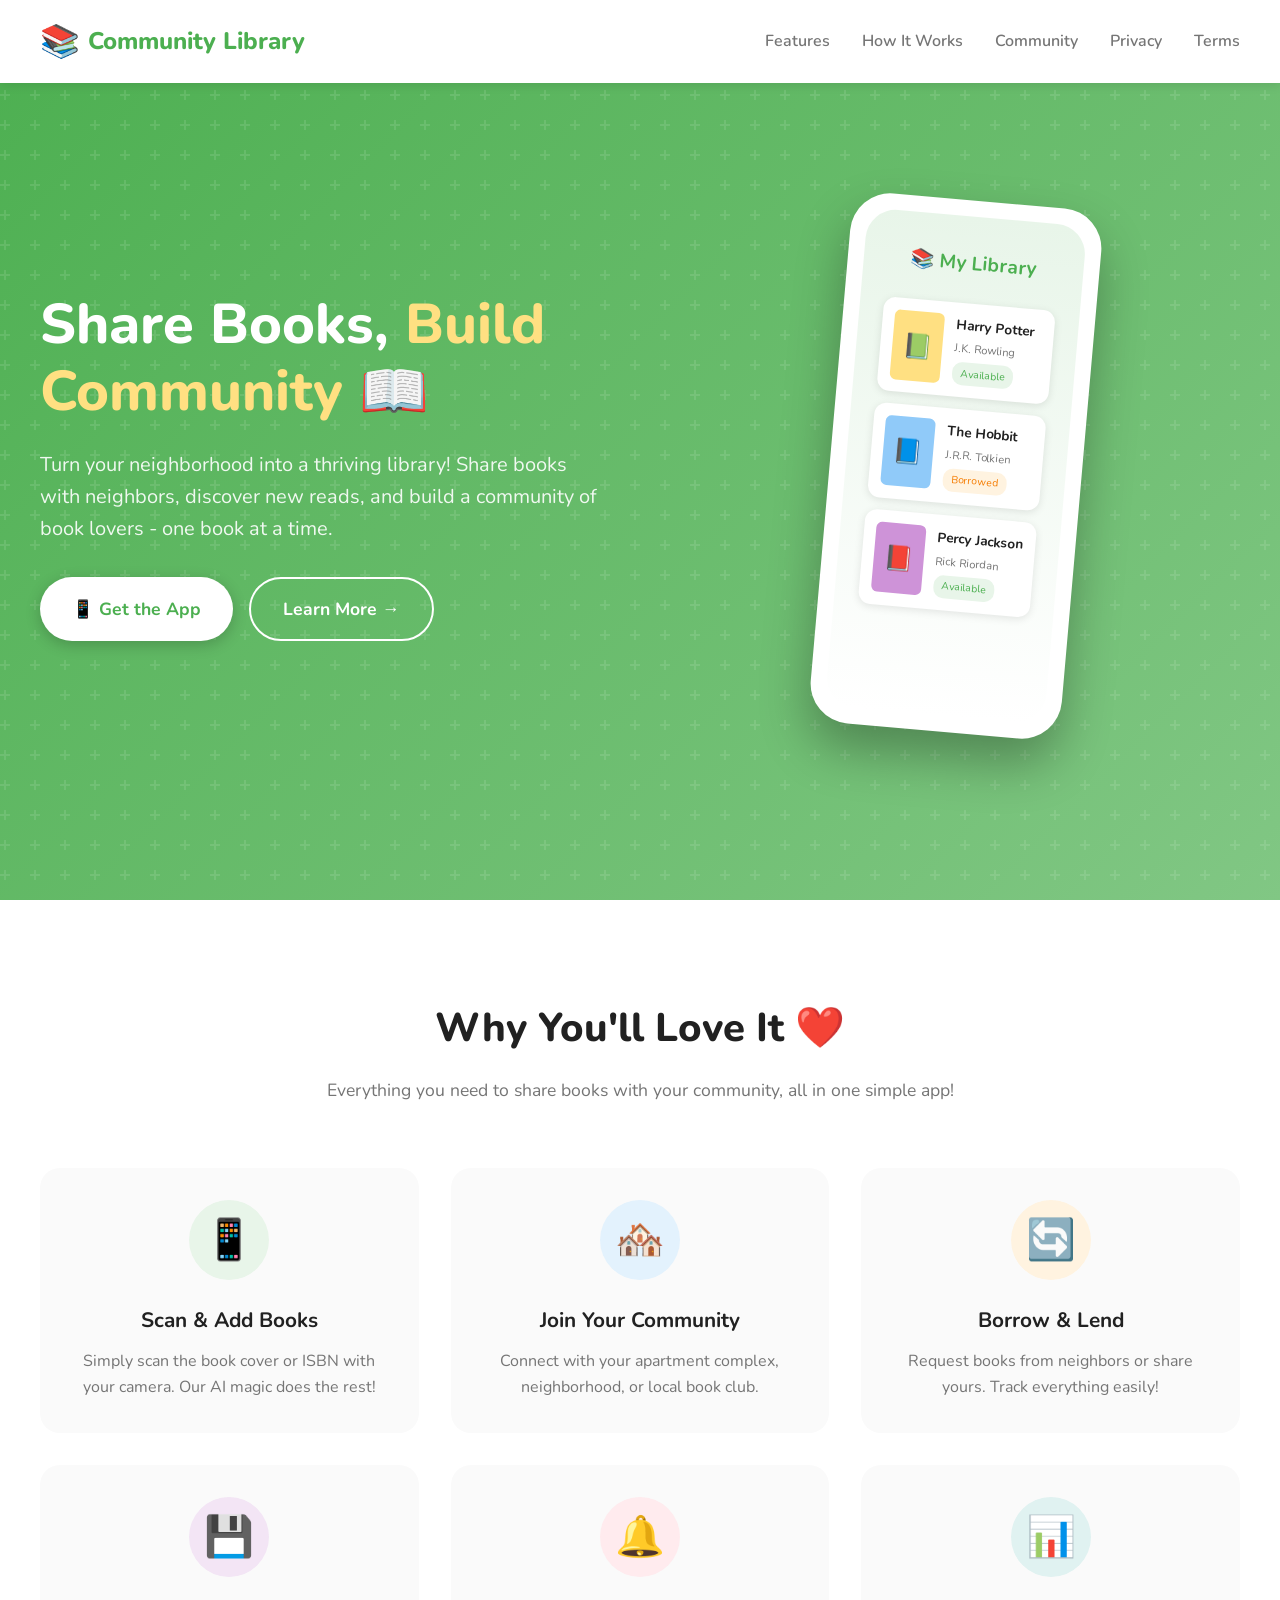
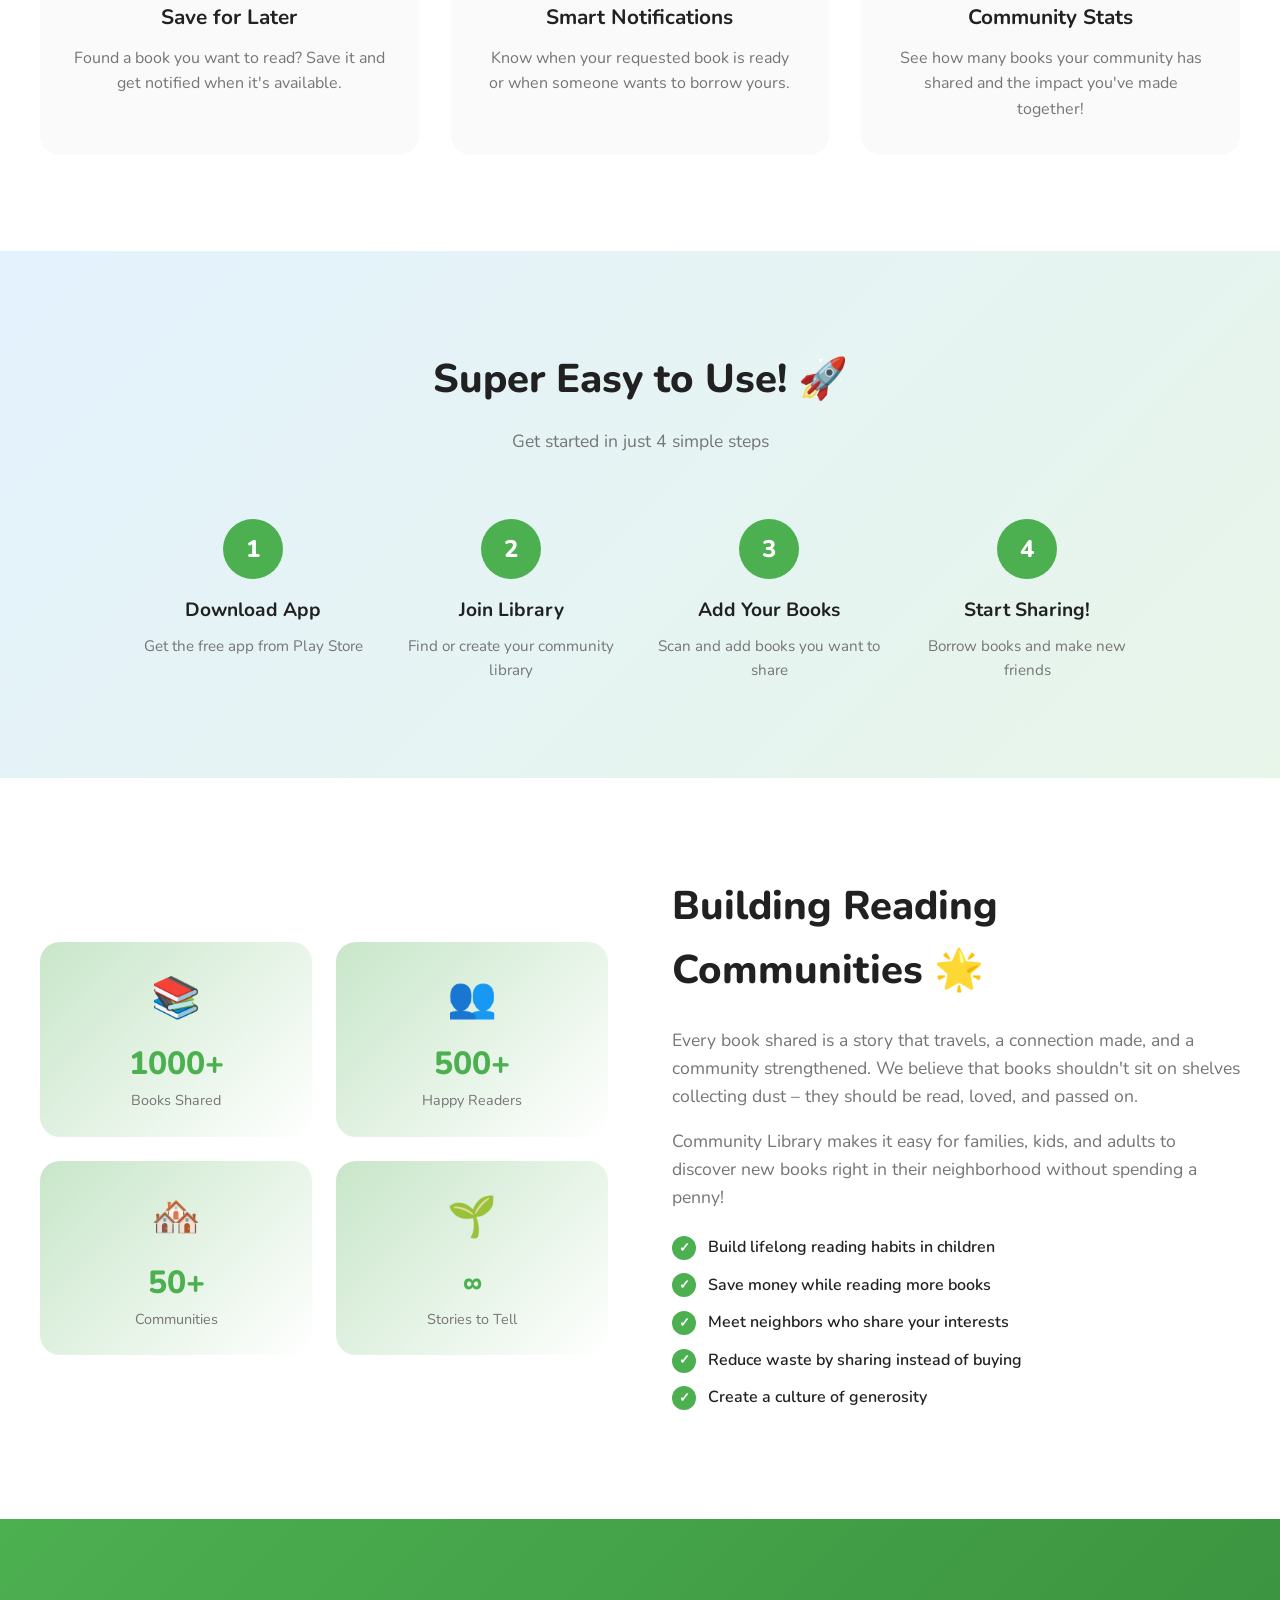
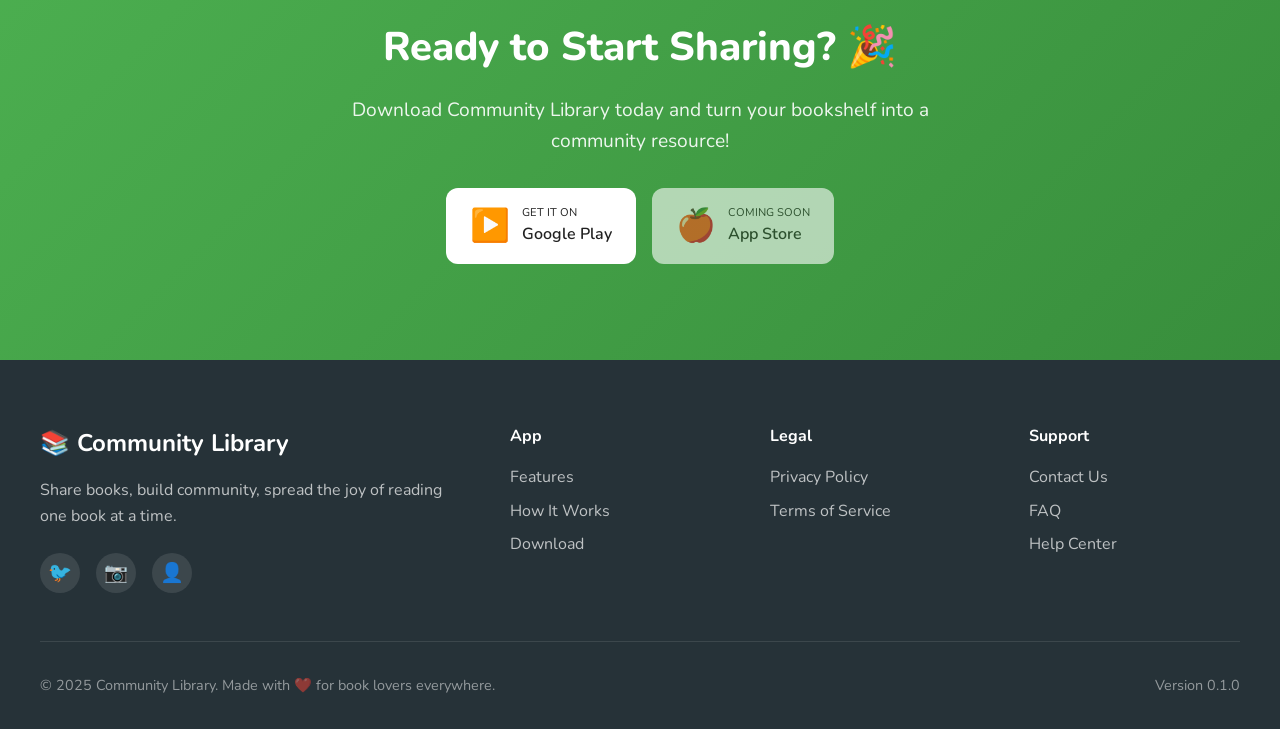
<file: community.html>
<!DOCTYPE html>
<html lang="en">
<head>
    <meta charset="UTF-8">
    <meta name="viewport" content="width=device-width, initial-scale=1.0">
    <title>Community Library - Share Books, Build Community</title>
    <meta name="description" content="Community Library app helps neighbors share books, build reading habits, and create stronger communities. Free to use!">
    <link rel="preconnect" href="https://fonts.googleapis.com">
    <link rel="preconnect" href="https://fonts.gstatic.com" crossorigin>
    <link href="https://fonts.googleapis.com/css2?family=Nunito:wght@400;600;700;800&display=swap" rel="stylesheet">
    <style>
        :root {
            --primary: #4CAF50;
            --primary-dark: #388E3C;
            --primary-light: #C8E6C9;
            --secondary: #FF9800;
            --accent: #2196F3;
            --text-primary: #212121;
            --text-secondary: #757575;
            --background: #FAFAFA;
            --white: #FFFFFF;
            --gradient-start: #4CAF50;
            --gradient-end: #81C784;
        }

        * {
            margin: 0;
            padding: 0;
            box-sizing: border-box;
        }

        body {
            font-family: 'Nunito', sans-serif;
            background: var(--background);
            color: var(--text-primary);
            line-height: 1.6;
        }

        /* Navigation */
        nav {
            position: fixed;
            top: 0;
            width: 100%;
            background: var(--white);
            box-shadow: 0 2px 10px rgba(0,0,0,0.1);
            z-index: 1000;
            padding: 1rem 2rem;
        }

        .nav-container {
            max-width: 1200px;
            margin: 0 auto;
            display: flex;
            justify-content: space-between;
            align-items: center;
        }

        .logo {
            display: flex;
            align-items: center;
            gap: 0.5rem;
            font-weight: 800;
            font-size: 1.5rem;
            color: var(--primary);
            text-decoration: none;
        }

        .logo-icon {
            font-size: 2rem;
        }

        .nav-links {
            display: flex;
            gap: 2rem;
            list-style: none;
        }

        .nav-links a {
            text-decoration: none;
            color: var(--text-secondary);
            font-weight: 600;
            transition: color 0.3s;
        }

        .nav-links a:hover {
            color: var(--primary);
        }

        /* Hero Section */
        .hero {
            min-height: 100vh;
            display: flex;
            align-items: center;
            justify-content: center;
            background: linear-gradient(135deg, var(--gradient-start), var(--gradient-end));
            padding: 6rem 2rem 4rem;
            position: relative;
            overflow: hidden;
        }

        .hero::before {
            content: '';
            position: absolute;
            top: 0;
            left: 0;
            right: 0;
            bottom: 0;
            background: url("data:image/svg+xml,%3Csvg width='60' height='60' viewBox='0 0 60 60' xmlns='http://www.w3.org/2000/svg'%3E%3Cg fill='none' fill-rule='evenodd'%3E%3Cg fill='%23ffffff' fill-opacity='0.1'%3E%3Cpath d='M36 34v-4h-2v4h-4v2h4v4h2v-4h4v-2h-4zm0-30V0h-2v4h-4v2h4v4h2V6h4V4h-4zM6 34v-4H4v4H0v2h4v4h2v-4h4v-2H6zM6 4V0H4v4H0v2h4v4h2V6h4V4H6z'/%3E%3C/g%3E%3C/g%3E%3C/svg%3E");
        }

        .hero-content {
            max-width: 1200px;
            margin: 0 auto;
            display: grid;
            grid-template-columns: 1fr 1fr;
            gap: 4rem;
            align-items: center;
            position: relative;
            z-index: 1;
        }

        .hero-text h1 {
            font-size: 3.5rem;
            font-weight: 800;
            color: var(--white);
            margin-bottom: 1.5rem;
            line-height: 1.2;
        }

        .hero-text h1 span {
            color: #FFE082;
        }

        .hero-text p {
            font-size: 1.25rem;
            color: rgba(255,255,255,0.9);
            margin-bottom: 2rem;
        }

        .hero-buttons {
            display: flex;
            gap: 1rem;
            flex-wrap: wrap;
        }

        .btn {
            display: inline-flex;
            align-items: center;
            gap: 0.5rem;
            padding: 1rem 2rem;
            border-radius: 50px;
            font-weight: 700;
            font-size: 1.1rem;
            text-decoration: none;
            transition: all 0.3s ease;
            border: none;
            cursor: pointer;
        }

        .btn-primary {
            background: var(--white);
            color: var(--primary);
            box-shadow: 0 4px 15px rgba(0,0,0,0.2);
        }

        .btn-primary:hover {
            transform: translateY(-3px);
            box-shadow: 0 6px 20px rgba(0,0,0,0.3);
        }

        .btn-secondary {
            background: transparent;
            color: var(--white);
            border: 2px solid var(--white);
        }

        .btn-secondary:hover {
            background: var(--white);
            color: var(--primary);
        }

        .hero-image {
            display: flex;
            justify-content: center;
        }

        .phone-mockup {
            background: var(--white);
            border-radius: 40px;
            padding: 1rem;
            box-shadow: 0 25px 50px rgba(0,0,0,0.3);
            max-width: 300px;
            transform: rotate(5deg);
        }

        .phone-screen {
            background: linear-gradient(180deg, #E8F5E9 0%, #FFFFFF 100%);
            border-radius: 30px;
            padding: 2rem 1.5rem;
            min-height: 500px;
        }

        .phone-header {
            text-align: center;
            margin-bottom: 1.5rem;
        }

        .phone-header h3 {
            color: var(--primary);
            font-size: 1.2rem;
        }

        .book-cards {
            display: flex;
            flex-direction: column;
            gap: 0.75rem;
        }

        .book-card {
            background: var(--white);
            border-radius: 12px;
            padding: 0.75rem;
            display: flex;
            gap: 0.75rem;
            box-shadow: 0 2px 8px rgba(0,0,0,0.1);
        }

        .book-cover {
            width: 50px;
            height: 70px;
            border-radius: 6px;
            display: flex;
            align-items: center;
            justify-content: center;
            font-size: 1.5rem;
        }

        .book-info h4 {
            font-size: 0.85rem;
            margin-bottom: 0.25rem;
        }

        .book-info p {
            font-size: 0.7rem;
            color: var(--text-secondary);
        }

        .book-status {
            font-size: 0.65rem;
            padding: 0.2rem 0.5rem;
            border-radius: 10px;
            display: inline-block;
            margin-top: 0.25rem;
        }

        .status-available {
            background: #E8F5E9;
            color: var(--primary);
        }

        .status-borrowed {
            background: #FFF3E0;
            color: #F57C00;
        }

        /* Features Section */
        .features {
            padding: 6rem 2rem;
            background: var(--white);
        }

        .section-header {
            text-align: center;
            max-width: 700px;
            margin: 0 auto 4rem;
        }

        .section-header h2 {
            font-size: 2.5rem;
            font-weight: 800;
            color: var(--text-primary);
            margin-bottom: 1rem;
        }

        .section-header p {
            font-size: 1.1rem;
            color: var(--text-secondary);
        }

        .features-grid {
            max-width: 1200px;
            margin: 0 auto;
            display: grid;
            grid-template-columns: repeat(auto-fit, minmax(280px, 1fr));
            gap: 2rem;
        }

        .feature-card {
            background: var(--background);
            border-radius: 20px;
            padding: 2rem;
            text-align: center;
            transition: transform 0.3s, box-shadow 0.3s;
        }

        .feature-card:hover {
            transform: translateY(-5px);
            box-shadow: 0 10px 30px rgba(0,0,0,0.1);
        }

        .feature-icon {
            width: 80px;
            height: 80px;
            border-radius: 50%;
            display: flex;
            align-items: center;
            justify-content: center;
            font-size: 2.5rem;
            margin: 0 auto 1.5rem;
        }

        .feature-card h3 {
            font-size: 1.3rem;
            font-weight: 700;
            margin-bottom: 0.75rem;
        }

        .feature-card p {
            color: var(--text-secondary);
        }

        /* How It Works */
        .how-it-works {
            padding: 6rem 2rem;
            background: linear-gradient(135deg, #E3F2FD 0%, #E8F5E9 100%);
        }

        .steps {
            max-width: 1000px;
            margin: 0 auto;
            display: grid;
            grid-template-columns: repeat(auto-fit, minmax(200px, 1fr));
            gap: 2rem;
        }

        .step {
            text-align: center;
            position: relative;
        }

        .step-number {
            width: 60px;
            height: 60px;
            border-radius: 50%;
            background: var(--primary);
            color: var(--white);
            font-size: 1.5rem;
            font-weight: 800;
            display: flex;
            align-items: center;
            justify-content: center;
            margin: 0 auto 1rem;
        }

        .step h3 {
            font-size: 1.2rem;
            margin-bottom: 0.5rem;
        }

        .step p {
            color: var(--text-secondary);
            font-size: 0.95rem;
        }

        /* Community Impact */
        .impact {
            padding: 6rem 2rem;
            background: var(--white);
        }

        .impact-content {
            max-width: 1200px;
            margin: 0 auto;
            display: grid;
            grid-template-columns: 1fr 1fr;
            gap: 4rem;
            align-items: center;
        }

        .impact-stats {
            display: grid;
            grid-template-columns: 1fr 1fr;
            gap: 1.5rem;
        }

        .stat-card {
            background: linear-gradient(135deg, var(--primary-light) 0%, var(--white) 100%);
            border-radius: 20px;
            padding: 1.5rem;
            text-align: center;
        }

        .stat-card .emoji {
            font-size: 2.5rem;
            margin-bottom: 0.5rem;
        }

        .stat-card h4 {
            font-size: 2rem;
            font-weight: 800;
            color: var(--primary);
        }

        .stat-card p {
            font-size: 0.9rem;
            color: var(--text-secondary);
        }

        .impact-text h2 {
            font-size: 2.5rem;
            font-weight: 800;
            margin-bottom: 1.5rem;
        }

        .impact-text p {
            color: var(--text-secondary);
            margin-bottom: 1rem;
            font-size: 1.1rem;
        }

        .impact-list {
            list-style: none;
            margin-top: 1.5rem;
        }

        .impact-list li {
            display: flex;
            align-items: center;
            gap: 0.75rem;
            margin-bottom: 0.75rem;
            font-weight: 600;
        }

        .impact-list li::before {
            content: '✓';
            background: var(--primary);
            color: var(--white);
            width: 24px;
            height: 24px;
            border-radius: 50%;
            display: flex;
            align-items: center;
            justify-content: center;
            font-size: 0.8rem;
        }

        /* CTA Section */
        .cta {
            padding: 6rem 2rem;
            background: linear-gradient(135deg, var(--primary) 0%, var(--primary-dark) 100%);
            text-align: center;
        }

        .cta h2 {
            font-size: 2.5rem;
            font-weight: 800;
            color: var(--white);
            margin-bottom: 1rem;
        }

        .cta p {
            color: rgba(255,255,255,0.9);
            font-size: 1.2rem;
            margin-bottom: 2rem;
            max-width: 600px;
            margin-left: auto;
            margin-right: auto;
        }

        .store-buttons {
            display: flex;
            justify-content: center;
            gap: 1rem;
            flex-wrap: wrap;
        }

        .store-btn {
            display: inline-flex;
            align-items: center;
            gap: 0.75rem;
            background: var(--white);
            color: var(--text-primary);
            padding: 0.75rem 1.5rem;
            border-radius: 12px;
            text-decoration: none;
            font-weight: 600;
            transition: transform 0.3s;
        }

        .store-btn:hover {
            transform: scale(1.05);
        }

        .store-btn .store-icon {
            font-size: 2rem;
        }

        .store-btn span {
            text-align: left;
        }

        .store-btn .small {
            font-size: 0.7rem;
            font-weight: 400;
            display: block;
        }

        /* Footer */
        footer {
            background: #263238;
            color: var(--white);
            padding: 4rem 2rem 2rem;
        }

        .footer-content {
            max-width: 1200px;
            margin: 0 auto;
            display: grid;
            grid-template-columns: 2fr 1fr 1fr 1fr;
            gap: 3rem;
        }

        .footer-brand h3 {
            font-size: 1.5rem;
            margin-bottom: 1rem;
            display: flex;
            align-items: center;
            gap: 0.5rem;
        }

        .footer-brand p {
            color: rgba(255,255,255,0.7);
            margin-bottom: 1.5rem;
        }

        .social-links {
            display: flex;
            gap: 1rem;
        }

        .social-links a {
            width: 40px;
            height: 40px;
            border-radius: 50%;
            background: rgba(255,255,255,0.1);
            display: flex;
            align-items: center;
            justify-content: center;
            text-decoration: none;
            font-size: 1.2rem;
            transition: background 0.3s;
        }

        .social-links a:hover {
            background: var(--primary);
        }

        .footer-links h4 {
            font-size: 1rem;
            margin-bottom: 1rem;
            color: var(--white);
        }

        .footer-links ul {
            list-style: none;
        }

        .footer-links li {
            margin-bottom: 0.5rem;
        }

        .footer-links a {
            color: rgba(255,255,255,0.7);
            text-decoration: none;
            transition: color 0.3s;
        }

        .footer-links a:hover {
            color: var(--primary-light);
        }

        .footer-bottom {
            max-width: 1200px;
            margin: 3rem auto 0;
            padding-top: 2rem;
            border-top: 1px solid rgba(255,255,255,0.1);
            display: flex;
            justify-content: space-between;
            align-items: center;
            flex-wrap: wrap;
            gap: 1rem;
        }

        .footer-bottom p {
            color: rgba(255,255,255,0.5);
            font-size: 0.9rem;
        }

        /* Responsive */
        @media (max-width: 968px) {
            .hero-content {
                grid-template-columns: 1fr;
                text-align: center;
            }

            .hero-text h1 {
                font-size: 2.5rem;
            }

            .hero-buttons {
                justify-content: center;
            }

            .phone-mockup {
                transform: none;
                max-width: 250px;
            }

            .impact-content {
                grid-template-columns: 1fr;
            }

            .footer-content {
                grid-template-columns: 1fr 1fr;
            }
        }

        @media (max-width: 600px) {
            .nav-links {
                display: none;
            }

            .hero-text h1 {
                font-size: 2rem;
            }

            .section-header h2 {
                font-size: 1.8rem;
            }

            .footer-content {
                grid-template-columns: 1fr;
            }

            .footer-bottom {
                flex-direction: column;
                text-align: center;
            }
        }
    </style>
</head>
<body>
    <!-- Navigation -->
    <nav>
        <div class="nav-container">
            <a href="/" class="logo">
                <span class="logo-icon">📚</span>
                Community Library
            </a>
            <ul class="nav-links">
                <li><a href="#features">Features</a></li>
                <li><a href="#how-it-works">How It Works</a></li>
                <li><a href="#impact">Community</a></li>
                <li><a href="community-privacy-policy.html">Privacy</a></li>
                <li><a href="community-terms-of-service.html">Terms</a></li>
            </ul>
        </div>
    </nav>

    <!-- Hero Section -->
    <section class="hero">
        <div class="hero-content">
            <div class="hero-text">
                <h1>Share Books, <span>Build Community</span> 📖</h1>
                <p>Turn your neighborhood into a thriving library! Share books with neighbors, discover new reads, and build a community of book lovers - one book at a time.</p>
                <div class="hero-buttons">
                    <a href="#download" class="btn btn-primary">
                        📱 Get the App
                    </a>
                    <a href="#how-it-works" class="btn btn-secondary">
                        Learn More →
                    </a>
                </div>
            </div>
            <div class="hero-image">
                <div class="phone-mockup">
                    <div class="phone-screen">
                        <div class="phone-header">
                            <h3>📚 My Library</h3>
                        </div>
                        <div class="book-cards">
                            <div class="book-card">
                                <div class="book-cover" style="background: #FFE082;">📗</div>
                                <div class="book-info">
                                    <h4>Harry Potter</h4>
                                    <p>J.K. Rowling</p>
                                    <span class="book-status status-available">Available</span>
                                </div>
                            </div>
                            <div class="book-card">
                                <div class="book-cover" style="background: #90CAF9;">📘</div>
                                <div class="book-info">
                                    <h4>The Hobbit</h4>
                                    <p>J.R.R. Tolkien</p>
                                    <span class="book-status status-borrowed">Borrowed</span>
                                </div>
                            </div>
                            <div class="book-card">
                                <div class="book-cover" style="background: #CE93D8;">📕</div>
                                <div class="book-info">
                                    <h4>Percy Jackson</h4>
                                    <p>Rick Riordan</p>
                                    <span class="book-status status-available">Available</span>
                                </div>
                            </div>
                        </div>
                    </div>
                </div>
            </div>
        </div>
    </section>

    <!-- Features Section -->
    <section class="features" id="features">
        <div class="section-header">
            <h2>Why You'll Love It ❤️</h2>
            <p>Everything you need to share books with your community, all in one simple app!</p>
        </div>
        <div class="features-grid">
            <div class="feature-card">
                <div class="feature-icon" style="background: #E8F5E9;">📱</div>
                <h3>Scan & Add Books</h3>
                <p>Simply scan the book cover or ISBN with your camera. Our AI magic does the rest!</p>
            </div>
            <div class="feature-card">
                <div class="feature-icon" style="background: #E3F2FD;">🏘️</div>
                <h3>Join Your Community</h3>
                <p>Connect with your apartment complex, neighborhood, or local book club.</p>
            </div>
            <div class="feature-card">
                <div class="feature-icon" style="background: #FFF3E0;">🔄</div>
                <h3>Borrow & Lend</h3>
                <p>Request books from neighbors or share yours. Track everything easily!</p>
            </div>
            <div class="feature-card">
                <div class="feature-icon" style="background: #F3E5F5;">💾</div>
                <h3>Save for Later</h3>
                <p>Found a book you want to read? Save it and get notified when it's available.</p>
            </div>
            <div class="feature-card">
                <div class="feature-icon" style="background: #FFEBEE;">🔔</div>
                <h3>Smart Notifications</h3>
                <p>Know when your requested book is ready or when someone wants to borrow yours.</p>
            </div>
            <div class="feature-card">
                <div class="feature-icon" style="background: #E0F2F1;">📊</div>
                <h3>Community Stats</h3>
                <p>See how many books your community has shared and the impact you've made together!</p>
            </div>
        </div>
    </section>

    <!-- How It Works -->
    <section class="how-it-works" id="how-it-works">
        <div class="section-header">
            <h2>Super Easy to Use! 🚀</h2>
            <p>Get started in just 4 simple steps</p>
        </div>
        <div class="steps">
            <div class="step">
                <div class="step-number">1</div>
                <h3>Download App</h3>
                <p>Get the free app from Play Store</p>
            </div>
            <div class="step">
                <div class="step-number">2</div>
                <h3>Join Library</h3>
                <p>Find or create your community library</p>
            </div>
            <div class="step">
                <div class="step-number">3</div>
                <h3>Add Your Books</h3>
                <p>Scan and add books you want to share</p>
            </div>
            <div class="step">
                <div class="step-number">4</div>
                <h3>Start Sharing!</h3>
                <p>Borrow books and make new friends</p>
            </div>
        </div>
    </section>

    <!-- Community Impact -->
    <section class="impact" id="impact">
        <div class="impact-content">
            <div class="impact-stats">
                <div class="stat-card">
                    <div class="emoji">📚</div>
                    <h4>1000+</h4>
                    <p>Books Shared</p>
                </div>
                <div class="stat-card">
                    <div class="emoji">👥</div>
                    <h4>500+</h4>
                    <p>Happy Readers</p>
                </div>
                <div class="stat-card">
                    <div class="emoji">🏘️</div>
                    <h4>50+</h4>
                    <p>Communities</p>
                </div>
                <div class="stat-card">
                    <div class="emoji">🌱</div>
                    <h4>∞</h4>
                    <p>Stories to Tell</p>
                </div>
            </div>
            <div class="impact-text">
                <h2>Building Reading Communities 🌟</h2>
                <p>Every book shared is a story that travels, a connection made, and a community strengthened. We believe that books shouldn't sit on shelves collecting dust – they should be read, loved, and passed on.</p>
                <p>Community Library makes it easy for families, kids, and adults to discover new books right in their neighborhood without spending a penny!</p>
                <ul class="impact-list">
                    <li>Build lifelong reading habits in children</li>
                    <li>Save money while reading more books</li>
                    <li>Meet neighbors who share your interests</li>
                    <li>Reduce waste by sharing instead of buying</li>
                    <li>Create a culture of generosity</li>
                </ul>
            </div>
        </div>
    </section>

    <!-- CTA Section -->
    <section class="cta" id="download">
        <h2>Ready to Start Sharing? 🎉</h2>
        <p>Download Community Library today and turn your bookshelf into a community resource!</p>
        <div class="store-buttons">
            <a href="#" class="store-btn">
                <span class="store-icon">▶️</span>
                <span>
                    <span class="small">GET IT ON</span>
                    Google Play
                </span>
            </a>
            <a href="#" class="store-btn" style="opacity: 0.6;">
                <span class="store-icon">🍎</span>
                <span>
                    <span class="small">COMING SOON</span>
                    App Store
                </span>
            </a>
        </div>
    </section>

    <!-- Footer -->
    <footer>
        <div class="footer-content">
            <div class="footer-brand">
                <h3>📚 Community Library</h3>
                <p>Share books, build community, spread the joy of reading one book at a time.</p>
                <div class="social-links">
                    <a href="#" title="Twitter">🐦</a>
                    <a href="#" title="Instagram">📷</a>
                    <a href="#" title="Facebook">👤</a>
                </div>
            </div>
            <div class="footer-links">
                <h4>App</h4>
                <ul>
                    <li><a href="#features">Features</a></li>
                    <li><a href="#how-it-works">How It Works</a></li>
                    <li><a href="#download">Download</a></li>
                </ul>
            </div>
            <div class="footer-links">
                <h4>Legal</h4>
                <ul>
                    <li><a href="community-privacy-policy.html">Privacy Policy</a></li>
                    <li><a href="community-terms-of-service.html">Terms of Service</a></li>
                </ul>
            </div>
            <div class="footer-links">
                <h4>Support</h4>
                <ul>
                    <li><a href="mailto:theme.innov8@gmail.com">Contact Us</a></li>
                    <li><a href="#">FAQ</a></li>
                    <li><a href="#">Help Center</a></li>
                </ul>
            </div>
        </div>
        <div class="footer-bottom">
            <p>© 2025 Community Library. Made with ❤️ for book lovers everywhere.</p>
            <p>Version 0.1.0</p>
        </div>
    </footer>
</body>
</html>
</file>
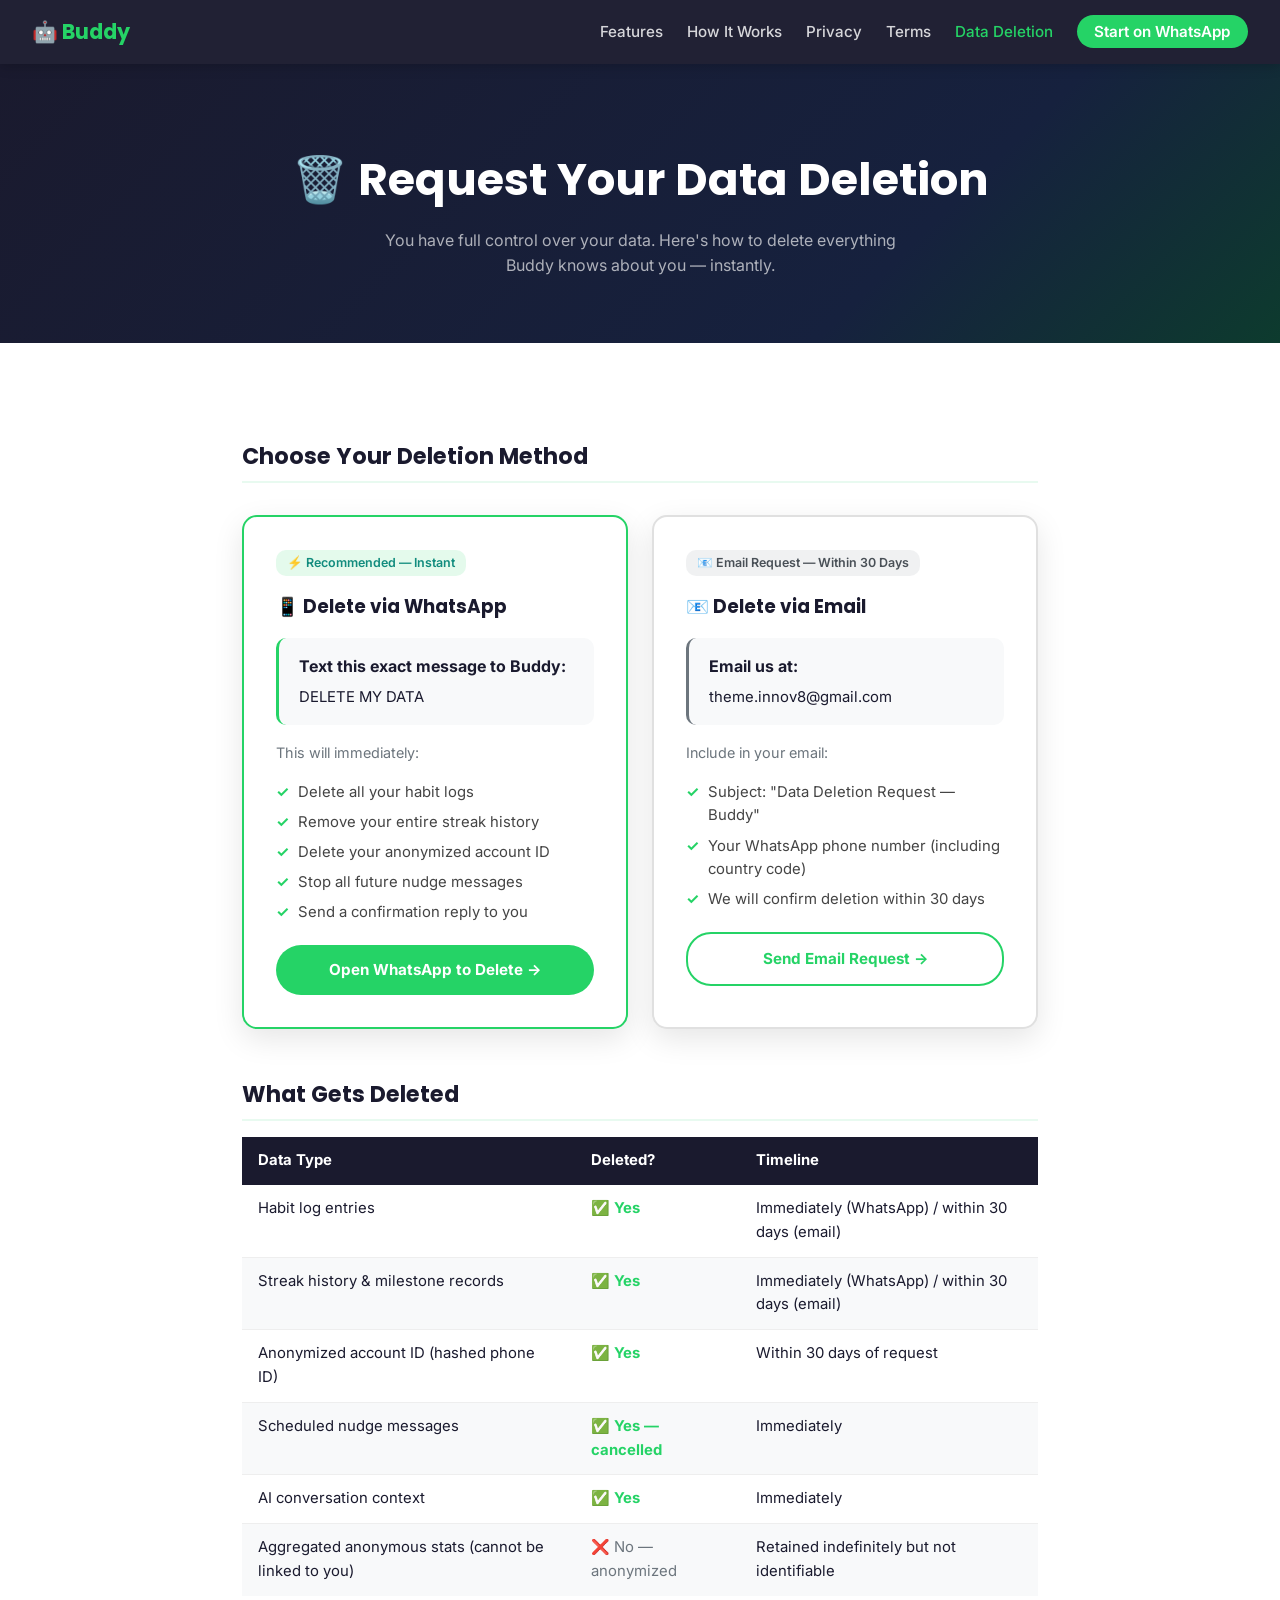
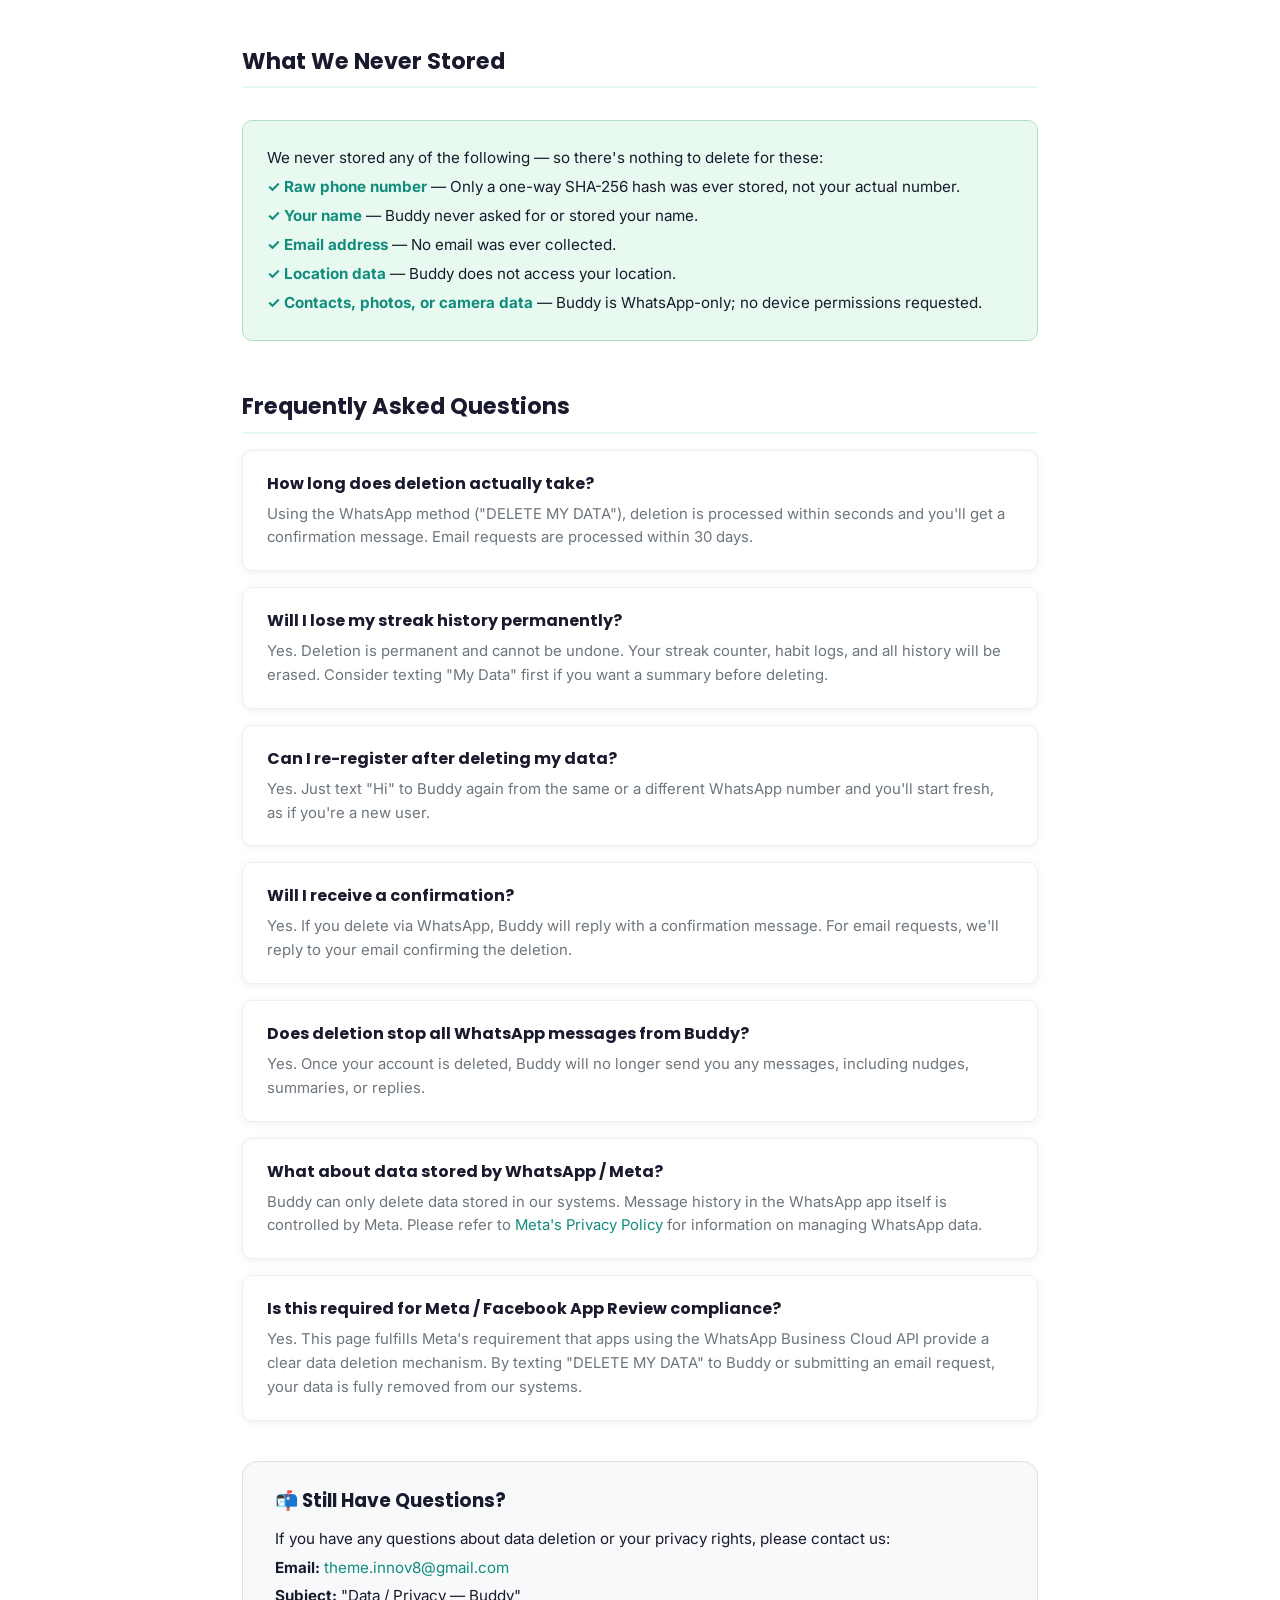
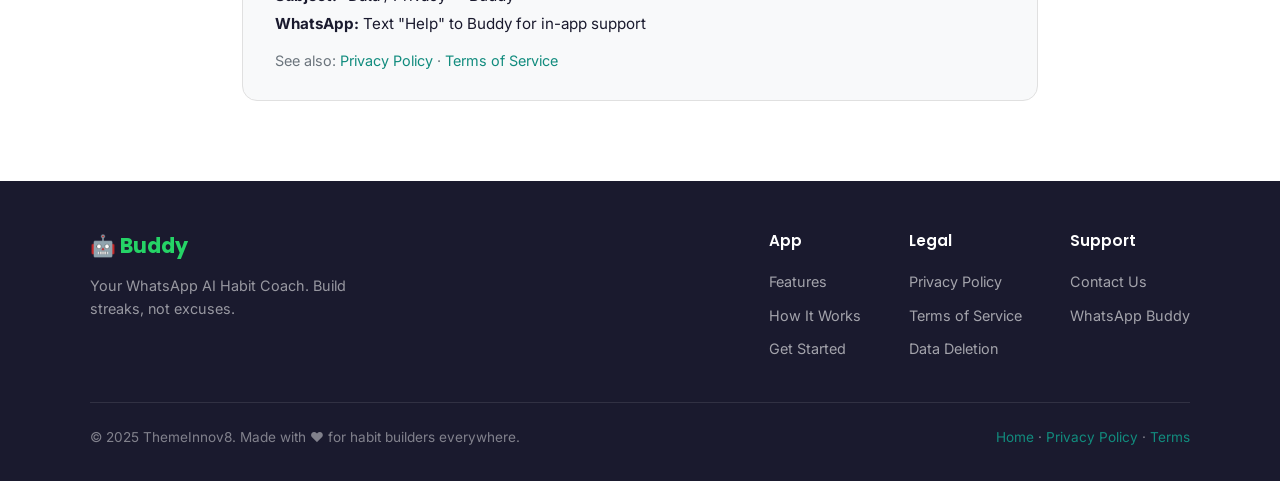
<file: habit-data-deletion.html>
<!DOCTYPE html>
<html lang="en">
<head>
  <meta charset="UTF-8" />
  <meta name="viewport" content="width=device-width, initial-scale=1.0" />
  <title>Data Deletion — Buddy WhatsApp AI Habit Coach</title>
  <meta name="description" content="Request deletion of your Buddy habit data. Text DELETE MY DATA to Buddy or send an email request." />
  <link rel="preconnect" href="https://fonts.googleapis.com" />
  <link rel="preconnect" href="https://fonts.gstatic.com" crossorigin />
  <link href="https://fonts.googleapis.com/css2?family=Inter:wght@400;500;600&family=Poppins:wght@600;700;800&display=swap" rel="stylesheet" />
  <link rel="stylesheet" href="habit-style.css" />
  <style>
    /* Deletion-page-specific overrides */
    .deletion-hero {
      background: linear-gradient(135deg, #1a1a2e 0%, #16213e 70%, #0d3b2e 100%);
      padding: 5rem 2rem 4rem; text-align: center;
    }
    .deletion-hero h1 { font-size: clamp(1.8rem, 4vw, 2.8rem); color: #fff; margin-bottom: 0.75rem; }
    .deletion-hero .subtitle { color: rgba(255,255,255,0.65); font-size: 1rem; max-width: 560px; margin: 0 auto; }
    .deletion-hero .updated { color: #25D366; font-size: 0.85rem; font-weight: 600; margin-top: 0.5rem; }

    .deletion-body { max-width: 860px; margin: 0 auto; padding: 3rem 2rem 5rem; }

    .deletion-options { display: grid; grid-template-columns: 1fr 1fr; gap: 1.5rem; margin: 2rem 0 3rem; }
    .deletion-card {
      background: #fff; border-radius: 15px; padding: 2rem;
      box-shadow: 0 10px 30px rgba(0,0,0,0.10); border: 2px solid #e0e0e0;
    }
    .deletion-card.primary { border-color: #25D366; }
    .deletion-card .badge {
      display: inline-block; background: rgba(37,211,102,0.12); color: #128C7E;
      font-size: 0.78rem; font-weight: 600; padding: 0.2rem 0.7rem;
      border-radius: 10px; margin-bottom: 1rem;
    }
    .deletion-card h3 { font-size: 1.15rem; margin-bottom: 0.75rem; }
    .deletion-card .instructions {
      background: #f8f9fa; border-radius: 10px; padding: 1rem 1.25rem;
      font-size: 0.93rem; margin: 1rem 0; border-left: 3px solid #25D366;
      font-family: 'Inter', sans-serif;
    }
    .deletion-card .instructions strong { display: block; font-size: 1rem; margin-bottom: 0.4rem; color: #1a1a2e; }
    .deletion-card ul { padding: 0; margin: 1rem 0; list-style: none; }
    .deletion-card ul li { font-size: 0.93rem; margin-bottom: 0.4rem; color: #444; padding-left: 1.4rem; position: relative; }
    .deletion-card ul li::before { content: '✓'; color: #25D366; font-weight: 700; position: absolute; left: 0; }
    .deletion-card .card-btn {
      display: block; width: 100%; text-align: center;
      background: #25D366; color: #fff; padding: 0.8rem 1.5rem;
      border-radius: 25px; font-weight: 700; font-size: 0.95rem;
      transition: background 0.2s, transform 0.15s;
      margin-top: 1.25rem;
    }
    .deletion-card .card-btn:hover { background: #128C7E; transform: translateY(-2px); text-decoration: none; }
    .deletion-card .card-btn.outline {
      background: transparent; color: #25D366; border: 2px solid #25D366;
    }
    .deletion-card .card-btn.outline:hover { background: #25D366; color: #fff; }

    .section-h2 { font-family: 'Poppins', sans-serif; font-size: 1.4rem; font-weight: 700; margin: 3rem 0 1rem; color: #1a1a2e; padding-bottom: 0.4rem; border-bottom: 2px solid #e8faf0; }

    .data-table { width: 100%; border-collapse: collapse; margin: 1rem 0 2rem; font-size: 0.93rem; }
    .data-table th { background: #1a1a2e; color: #fff; text-align: left; padding: 0.75rem 1rem; }
    .data-table td { padding: 0.75rem 1rem; border-bottom: 1px solid #eee; vertical-align: top; }
    .data-table tr:last-child td { border-bottom: none; }
    .data-table tr:nth-child(even) td { background: #f8f9fa; }
    .check { color: #25D366; font-weight: 700; }
    .no { color: #6c757d; }

    .reassurance { background: #e8faf0; border: 1px solid #b2dfc4; border-radius: 10px; padding: 1.25rem 1.5rem; margin: 2rem 0; }
    .reassurance p { margin: 0.3rem 0; font-size: 0.95rem; }
    .reassurance strong { color: #128C7E; }

    .faq-grid { display: flex; flex-direction: column; gap: 1rem; margin-top: 1rem; }
    .faq-item { background: #fff; border-radius: 10px; padding: 1.25rem 1.5rem; box-shadow: 0 2px 8px rgba(0,0,0,0.06); border: 1px solid #eee; }
    .faq-item h4 { font-size: 1rem; margin-bottom: 0.4rem; color: #1a1a2e; }
    .faq-item p { color: #6c757d; font-size: 0.93rem; margin: 0; }

    .contact-final { background: #f8f9fa; border-radius: 15px; padding: 1.5rem 2rem; margin-top: 2.5rem; border: 1px solid #e0e0e0; }
    .contact-final h3 { margin-bottom: 0.75rem; }
    .contact-final p { margin: 0.25rem 0; font-size: 0.95rem; }

    @media (max-width: 640px) {
      .deletion-options { grid-template-columns: 1fr; }
    }
  </style>
</head>
<body>

<!-- ===== NAV ===== -->
<nav class="nav" id="nav">
  <a href="habit-index.html" class="nav-logo">🤖 <span>Buddy</span></a>
  <ul class="nav-links" id="navLinks">
    <li><a href="habit-index.html#features">Features</a></li>
    <li><a href="habit-index.html#how-it-works">How It Works</a></li>
    <li><a href="habit-privacy-policy.html">Privacy</a></li>
    <li><a href="habit-terms-of-service.html">Terms</a></li>
    <li><a href="habit-data-deletion.html" class="active">Data Deletion</a></li>
    <li><a href="https://wa.me/YOUR_WHATSAPP_NUMBER" class="nav-cta" target="_blank" rel="noopener">Start on WhatsApp</a></li>
  </ul>
  <button class="nav-hamburger" id="hamburger" aria-label="Toggle menu">
    <span></span><span></span><span></span>
  </button>
</nav>

<!-- ===== HERO ===== -->
<div class="deletion-hero">
  <h1>🗑️ Request Your Data Deletion</h1>
  <p class="subtitle">You have full control over your data. Here's how to delete everything Buddy knows about you — instantly.</p>
</div>

<!-- ===== BODY ===== -->
<main class="deletion-body">

  <!-- Options -->
  <h2 class="section-h2">Choose Your Deletion Method</h2>

  <div class="deletion-options">

    <!-- Option 1: WhatsApp -->
    <div class="deletion-card primary">
      <span class="badge">⚡ Recommended — Instant</span>
      <h3>📱 Delete via WhatsApp</h3>
      <div class="instructions">
        <strong>Text this exact message to Buddy:</strong>
        DELETE MY DATA
      </div>
      <p style="font-size:0.9rem; color:#6c757d; margin-bottom:0.25rem;">This will immediately:</p>
      <ul>
        <li>Delete all your habit logs</li>
        <li>Remove your entire streak history</li>
        <li>Delete your anonymized account ID</li>
        <li>Stop all future nudge messages</li>
        <li>Send a confirmation reply to you</li>
      </ul>
      <a href="https://wa.me/YOUR_WHATSAPP_NUMBER?text=DELETE%20MY%20DATA" class="card-btn" target="_blank" rel="noopener">
        Open WhatsApp to Delete →
      </a>
    </div>

    <!-- Option 2: Email -->
    <div class="deletion-card">
      <span class="badge" style="background:rgba(108,117,125,0.1); color:#495057;">📧 Email Request — Within 30 Days</span>
      <h3>📧 Delete via Email</h3>
      <div class="instructions" style="border-left-color:#6c757d;">
        <strong>Email us at:</strong>
        theme.innov8@gmail.com
      </div>
      <p style="font-size:0.9rem; color:#6c757d; margin-bottom:0.5rem;">Include in your email:</p>
      <ul>
        <li>Subject: "Data Deletion Request — Buddy"</li>
        <li>Your WhatsApp phone number (including country code)</li>
        <li>We will confirm deletion within 30 days</li>
      </ul>
      <a
        href="mailto:theme.innov8@gmail.com?subject=Data%20Deletion%20Request%20-%20Buddy&body=Hello%2C%0A%0APlease%20delete%20all%20my%20Buddy%20habit%20data.%0A%0AMy%20WhatsApp%20number%3A%20%5BYOUR_NUMBER_WITH_COUNTRY_CODE%5D%0A%0AThank%20you."
        class="card-btn outline"
      >
        Send Email Request →
      </a>
    </div>

  </div>

  <!-- What Gets Deleted -->
  <h2 class="section-h2">What Gets Deleted</h2>

  <table class="data-table">
    <thead>
      <tr>
        <th>Data Type</th>
        <th>Deleted?</th>
        <th>Timeline</th>
      </tr>
    </thead>
    <tbody>
      <tr>
        <td>Habit log entries</td>
        <td class="check">✅ Yes</td>
        <td>Immediately (WhatsApp) / within 30 days (email)</td>
      </tr>
      <tr>
        <td>Streak history &amp; milestone records</td>
        <td class="check">✅ Yes</td>
        <td>Immediately (WhatsApp) / within 30 days (email)</td>
      </tr>
      <tr>
        <td>Anonymized account ID (hashed phone ID)</td>
        <td class="check">✅ Yes</td>
        <td>Within 30 days of request</td>
      </tr>
      <tr>
        <td>Scheduled nudge messages</td>
        <td class="check">✅ Yes — cancelled</td>
        <td>Immediately</td>
      </tr>
      <tr>
        <td>AI conversation context</td>
        <td class="check">✅ Yes</td>
        <td>Immediately</td>
      </tr>
      <tr>
        <td>Aggregated anonymous stats (cannot be linked to you)</td>
        <td class="no">❌ No — anonymized</td>
        <td>Retained indefinitely but not identifiable</td>
      </tr>
    </tbody>
  </table>

  <!-- What We Never Stored -->
  <h2 class="section-h2">What We Never Stored</h2>

  <div class="reassurance">
    <p>We never stored any of the following — so there's nothing to delete for these:</p>
    <p><strong>✓ Raw phone number</strong> — Only a one-way SHA-256 hash was ever stored, not your actual number.</p>
    <p><strong>✓ Your name</strong> — Buddy never asked for or stored your name.</p>
    <p><strong>✓ Email address</strong> — No email was ever collected.</p>
    <p><strong>✓ Location data</strong> — Buddy does not access your location.</p>
    <p><strong>✓ Contacts, photos, or camera data</strong> — Buddy is WhatsApp-only; no device permissions requested.</p>
  </div>

  <!-- FAQ -->
  <h2 class="section-h2">Frequently Asked Questions</h2>

  <div class="faq-grid">
    <div class="faq-item">
      <h4>How long does deletion actually take?</h4>
      <p>Using the WhatsApp method ("DELETE MY DATA"), deletion is processed within seconds and you'll get a confirmation message. Email requests are processed within 30 days.</p>
    </div>
    <div class="faq-item">
      <h4>Will I lose my streak history permanently?</h4>
      <p>Yes. Deletion is permanent and cannot be undone. Your streak counter, habit logs, and all history will be erased. Consider texting "My Data" first if you want a summary before deleting.</p>
    </div>
    <div class="faq-item">
      <h4>Can I re-register after deleting my data?</h4>
      <p>Yes. Just text "Hi" to Buddy again from the same or a different WhatsApp number and you'll start fresh, as if you're a new user.</p>
    </div>
    <div class="faq-item">
      <h4>Will I receive a confirmation?</h4>
      <p>Yes. If you delete via WhatsApp, Buddy will reply with a confirmation message. For email requests, we'll reply to your email confirming the deletion.</p>
    </div>
    <div class="faq-item">
      <h4>Does deletion stop all WhatsApp messages from Buddy?</h4>
      <p>Yes. Once your account is deleted, Buddy will no longer send you any messages, including nudges, summaries, or replies.</p>
    </div>
    <div class="faq-item">
      <h4>What about data stored by WhatsApp / Meta?</h4>
      <p>Buddy can only delete data stored in our systems. Message history in the WhatsApp app itself is controlled by Meta. Please refer to <a href="https://www.facebook.com/privacy/policy/" target="_blank" rel="noopener">Meta's Privacy Policy</a> for information on managing WhatsApp data.</p>
    </div>
    <div class="faq-item">
      <h4>Is this required for Meta / Facebook App Review compliance?</h4>
      <p>Yes. This page fulfills Meta's requirement that apps using the WhatsApp Business Cloud API provide a clear data deletion mechanism. By texting "DELETE MY DATA" to Buddy or submitting an email request, your data is fully removed from our systems.</p>
    </div>
  </div>

  <!-- Contact -->
  <div class="contact-final">
    <h3>📬 Still Have Questions?</h3>
    <p>If you have any questions about data deletion or your privacy rights, please contact us:</p>
    <p><strong>Email:</strong> <a href="mailto:theme.innov8@gmail.com">theme.innov8@gmail.com</a></p>
    <p><strong>Subject:</strong> "Data / Privacy — Buddy"</p>
    <p><strong>WhatsApp:</strong> Text "Help" to Buddy for in-app support</p>
    <p style="margin-top:0.75rem; color:#6c757d; font-size:0.9rem;">See also: <a href="habit-privacy-policy.html">Privacy Policy</a> · <a href="habit-terms-of-service.html">Terms of Service</a></p>
  </div>

</main>

<!-- ===== FOOTER ===== -->
<footer class="footer">
  <div class="footer-inner">
    <div class="footer-top">
      <div class="footer-brand">
        <div class="logo">🤖 <span>Buddy</span></div>
        <p>Your WhatsApp AI Habit Coach. Build streaks, not excuses.</p>
      </div>
      <div class="footer-col">
        <h4>App</h4>
        <ul>
          <li><a href="habit-index.html#features">Features</a></li>
          <li><a href="habit-index.html#how-it-works">How It Works</a></li>
          <li><a href="habit-index.html#download">Get Started</a></li>
        </ul>
      </div>
      <div class="footer-col">
        <h4>Legal</h4>
        <ul>
          <li><a href="habit-privacy-policy.html">Privacy Policy</a></li>
          <li><a href="habit-terms-of-service.html">Terms of Service</a></li>
          <li><a href="habit-data-deletion.html">Data Deletion</a></li>
        </ul>
      </div>
      <div class="footer-col">
        <h4>Support</h4>
        <ul>
          <li><a href="mailto:theme.innov8@gmail.com">Contact Us</a></li>
          <li><a href="https://wa.me/YOUR_WHATSAPP_NUMBER" target="_blank" rel="noopener">WhatsApp Buddy</a></li>
        </ul>
      </div>
    </div>
    <hr class="footer-divider" />
    <div class="footer-bottom">
      <p>© 2025 ThemeInnov8. Made with ❤️ for habit builders everywhere.</p>
      <p><a href="habit-index.html">Home</a> · <a href="habit-privacy-policy.html">Privacy Policy</a> · <a href="habit-terms-of-service.html">Terms</a></p>
    </div>
  </div>
</footer>

<script>
  const hamburger = document.getElementById('hamburger');
  const navLinks = document.getElementById('navLinks');
  hamburger.addEventListener('click', () => navLinks.classList.toggle('open'));
  navLinks.querySelectorAll('a').forEach(a => a.addEventListener('click', () => navLinks.classList.remove('open')));
</script>
</body>
</html>
</file>
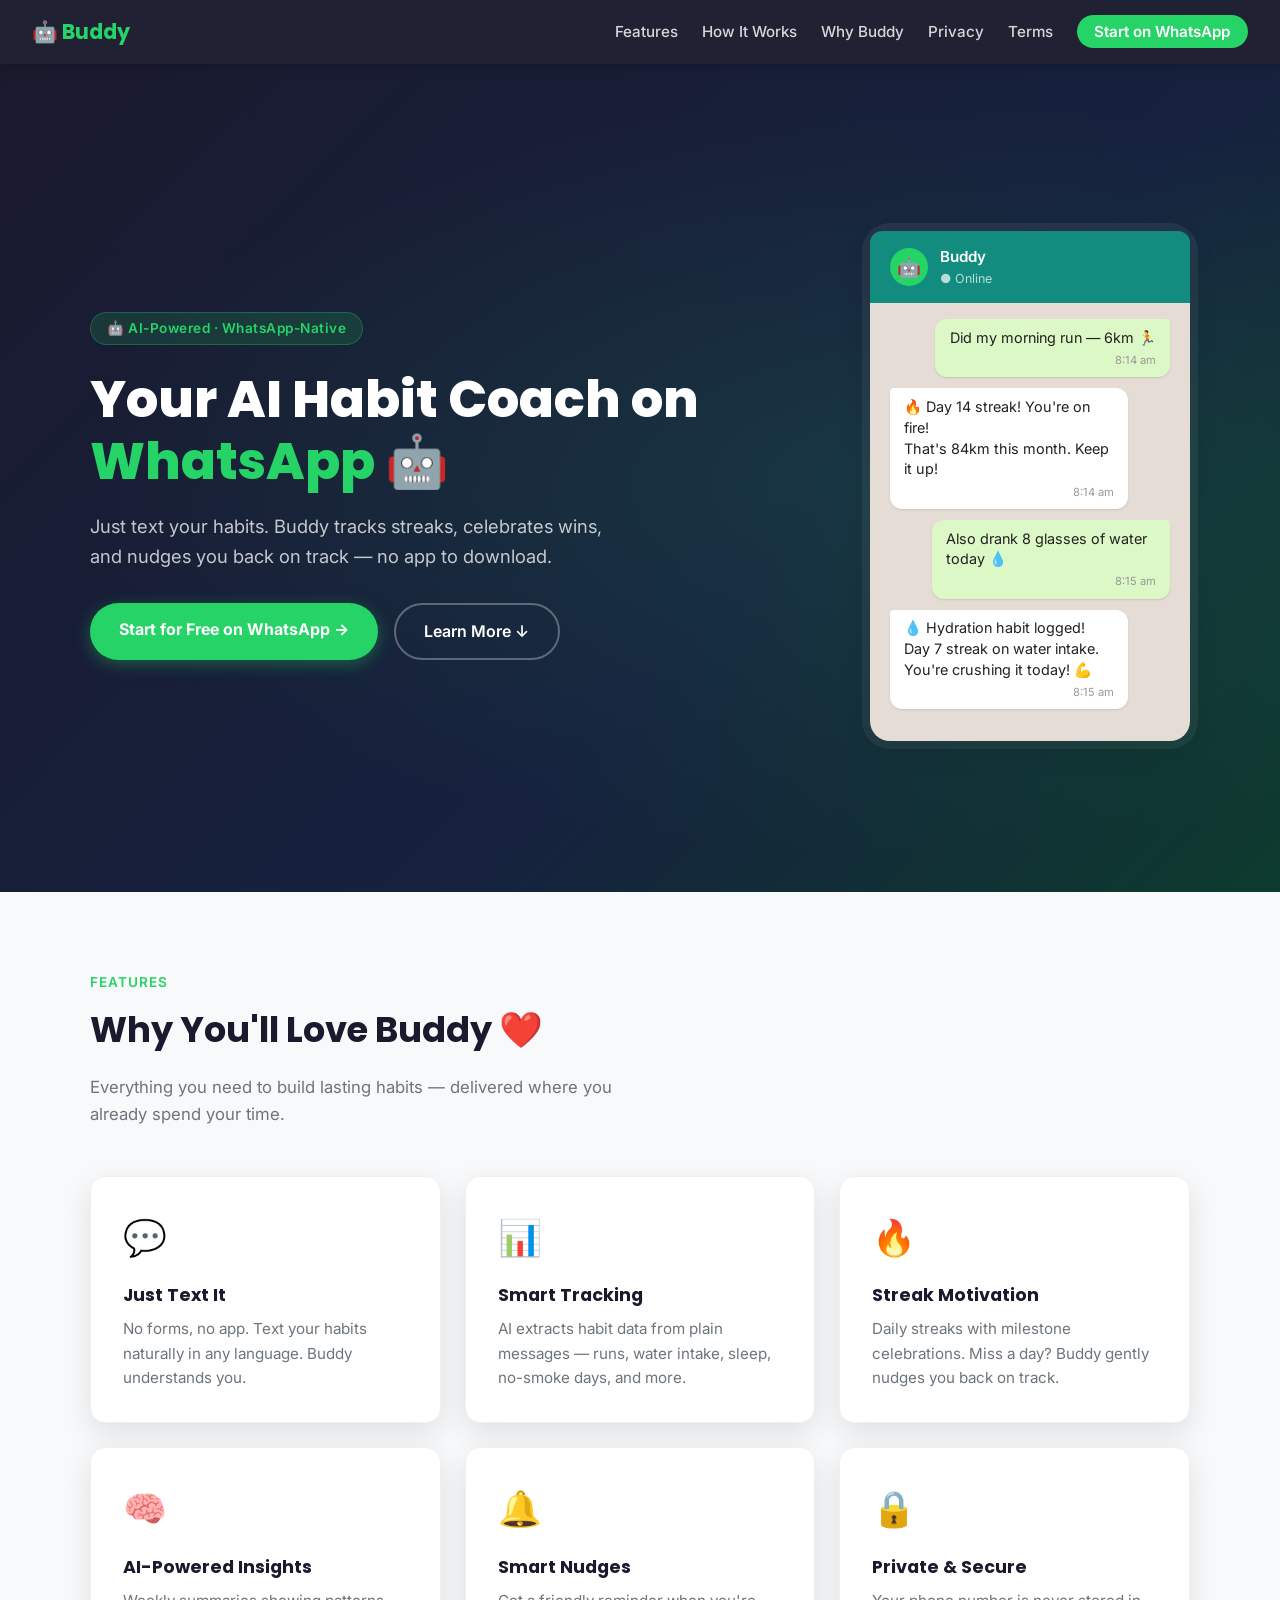
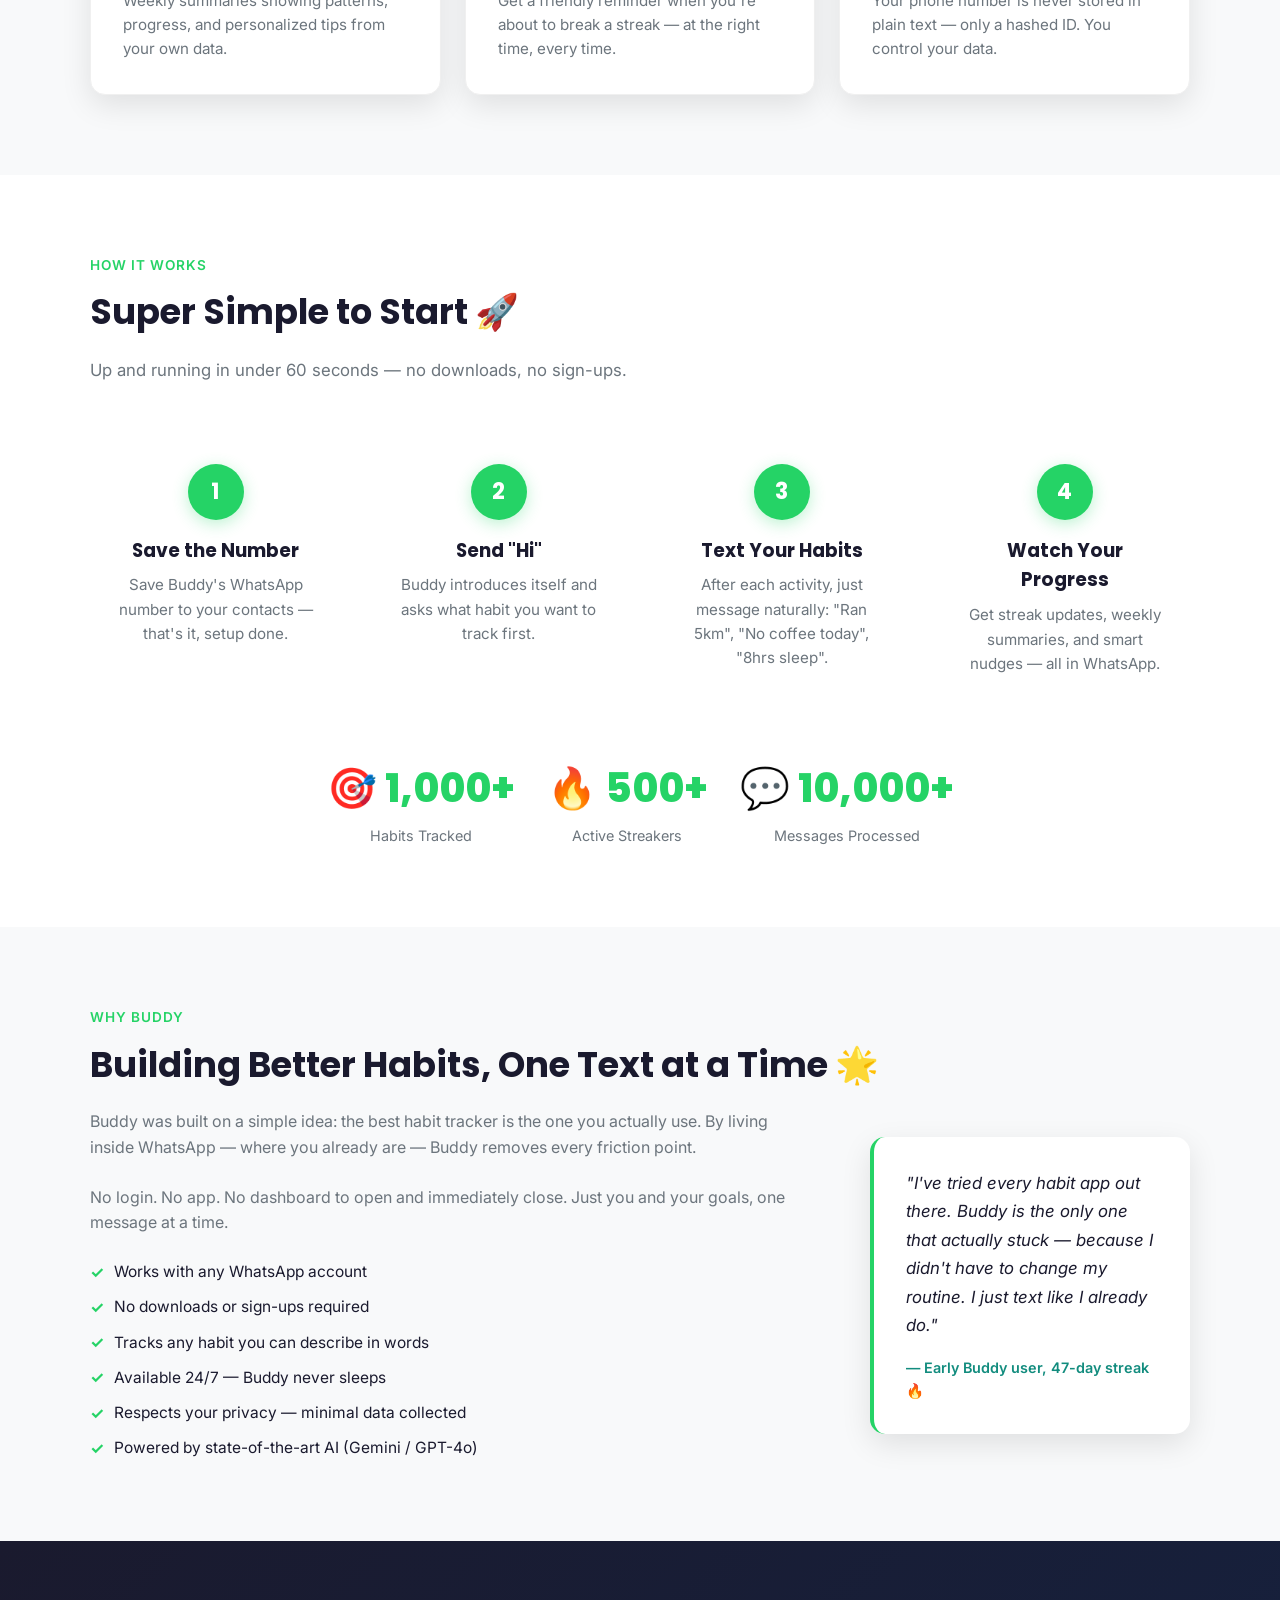
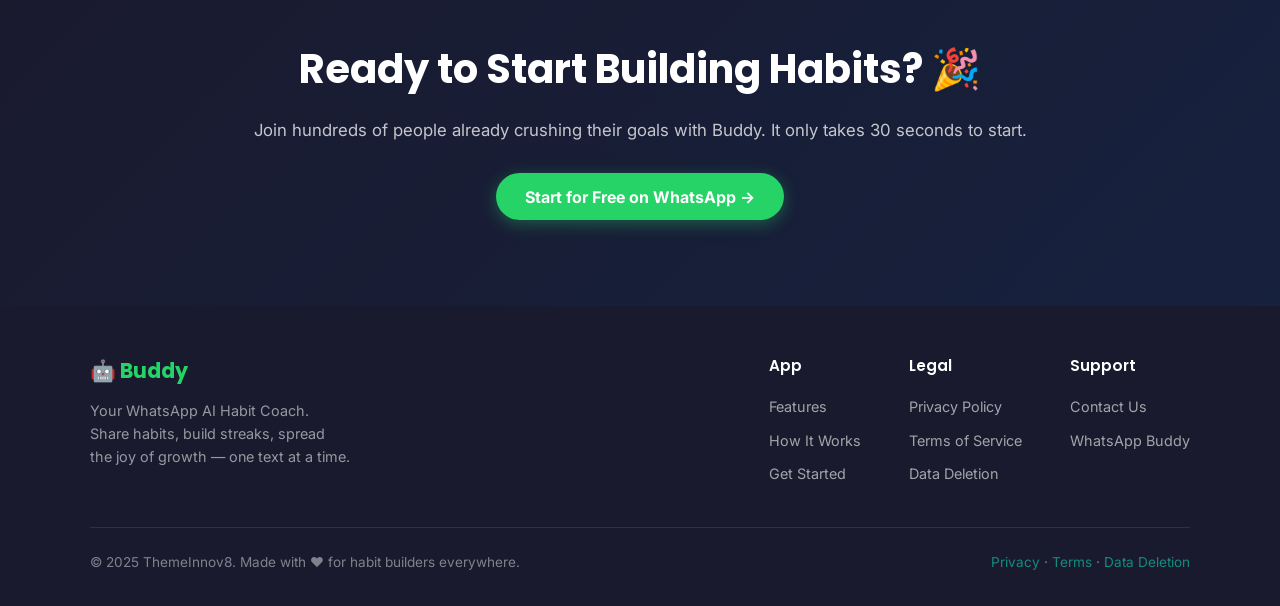
<file: habit-index.html>
<!DOCTYPE html>
<html lang="en">
<head>
  <meta charset="UTF-8" />
  <meta name="viewport" content="width=device-width, initial-scale=1.0" />
  <title>Buddy — Your WhatsApp AI Habit Coach</title>
  <meta name="description" content="Just text your habits. Buddy tracks streaks, celebrates wins, and nudges you back on track — no app to download." />
  <link rel="preconnect" href="https://fonts.googleapis.com" />
  <link rel="preconnect" href="https://fonts.gstatic.com" crossorigin />
  <link href="https://fonts.googleapis.com/css2?family=Inter:wght@400;500;600&family=Poppins:wght@600;700;800&display=swap" rel="stylesheet" />
  <link rel="stylesheet" href="habit-style.css" />
</head>
<body>

<!-- ===== NAV ===== -->
<nav class="nav" id="nav">
  <a href="habit-index.html" class="nav-logo">🤖 <span>Buddy</span></a>
  <ul class="nav-links" id="navLinks">
    <li><a href="#features">Features</a></li>
    <li><a href="#how-it-works">How It Works</a></li>
    <li><a href="#impact">Why Buddy</a></li>
    <li><a href="habit-privacy-policy.html">Privacy</a></li>
    <li><a href="habit-terms-of-service.html">Terms</a></li>
    <li><a href="https://wa.me/YOUR_WHATSAPP_NUMBER" class="nav-cta" target="_blank" rel="noopener">Start on WhatsApp</a></li>
  </ul>
  <button class="nav-hamburger" id="hamburger" aria-label="Toggle menu">
    <span></span><span></span><span></span>
  </button>
</nav>

<!-- ===== HERO ===== -->
<section class="hero" id="home">
  <div class="hero-inner">
    <div class="hero-text">
      <div class="hero-badge">🤖 AI-Powered · WhatsApp-Native</div>
      <h1>Your AI Habit Coach on <span>WhatsApp</span> 🤖</h1>
      <p>Just text your habits. Buddy tracks streaks, celebrates wins, and nudges you back on track — no app to download.</p>
      <div class="hero-btns">
        <a href="https://wa.me/YOUR_WHATSAPP_NUMBER" class="btn-primary" target="_blank" rel="noopener">Start for Free on WhatsApp →</a>
        <a href="#features" class="btn-outline">Learn More ↓</a>
      </div>
    </div>

    <div class="hero-visual">
      <div class="chat-mockup" role="img" aria-label="Sample Buddy conversation">
        <div class="chat-header">
          <div class="chat-avatar" aria-hidden="true">🤖</div>
          <div class="chat-header-info">
            <div class="name">Buddy</div>
            <div class="status">● Online</div>
          </div>
        </div>

        <div class="chat-msg user">
          <div class="bubble">
            Did my morning run — 6km 🏃
            <div class="time">8:14 am</div>
          </div>
        </div>

        <div class="chat-msg buddy">
          <div class="bubble">
            🔥 Day 14 streak! You're on fire!<br>
            That's 84km this month. Keep it up!
            <div class="time">8:14 am</div>
          </div>
        </div>

        <div class="chat-msg user">
          <div class="bubble">
            Also drank 8 glasses of water today 💧
            <div class="time">8:15 am</div>
          </div>
        </div>

        <div class="chat-msg buddy">
          <div class="bubble">
            💧 Hydration habit logged! Day 7 streak on water intake.<br>
            You're crushing it today! 💪
            <div class="time">8:15 am</div>
          </div>
        </div>
      </div>
    </div>
  </div>
</section>

<!-- ===== FEATURES ===== -->
<section id="features" class="bg-alt">
  <div class="section-inner">
    <div class="section-tag">Features</div>
    <h2 class="section-title">Why You'll Love Buddy ❤️</h2>
    <p class="section-subtitle">Everything you need to build lasting habits — delivered where you already spend your time.</p>

    <div class="card-grid">
      <article class="card">
        <div class="card-icon">💬</div>
        <h3>Just Text It</h3>
        <p>No forms, no app. Text your habits naturally in any language. Buddy understands you.</p>
      </article>
      <article class="card">
        <div class="card-icon">📊</div>
        <h3>Smart Tracking</h3>
        <p>AI extracts habit data from plain messages — runs, water intake, sleep, no-smoke days, and more.</p>
      </article>
      <article class="card">
        <div class="card-icon">🔥</div>
        <h3>Streak Motivation</h3>
        <p>Daily streaks with milestone celebrations. Miss a day? Buddy gently nudges you back on track.</p>
      </article>
      <article class="card">
        <div class="card-icon">🧠</div>
        <h3>AI-Powered Insights</h3>
        <p>Weekly summaries showing patterns, progress, and personalized tips from your own data.</p>
      </article>
      <article class="card">
        <div class="card-icon">🔔</div>
        <h3>Smart Nudges</h3>
        <p>Get a friendly reminder when you're about to break a streak — at the right time, every time.</p>
      </article>
      <article class="card">
        <div class="card-icon">🔒</div>
        <h3>Private &amp; Secure</h3>
        <p>Your phone number is never stored in plain text — only a hashed ID. You control your data.</p>
      </article>
    </div>
  </div>
</section>

<!-- ===== HOW IT WORKS ===== -->
<section id="how-it-works">
  <div class="section-inner">
    <div class="section-tag">How It Works</div>
    <h2 class="section-title">Super Simple to Start 🚀</h2>
    <p class="section-subtitle">Up and running in under 60 seconds — no downloads, no sign-ups.</p>

    <div class="steps">
      <div class="step">
        <div class="step-num">1</div>
        <h3>Save the Number</h3>
        <p>Save Buddy's WhatsApp number to your contacts — that's it, setup done.</p>
      </div>
      <div class="step">
        <div class="step-num">2</div>
        <h3>Send "Hi"</h3>
        <p>Buddy introduces itself and asks what habit you want to track first.</p>
      </div>
      <div class="step">
        <div class="step-num">3</div>
        <h3>Text Your Habits</h3>
        <p>After each activity, just message naturally: "Ran 5km", "No coffee today", "8hrs sleep".</p>
      </div>
      <div class="step">
        <div class="step-num">4</div>
        <h3>Watch Your Progress</h3>
        <p>Get streak updates, weekly summaries, and smart nudges — all in WhatsApp.</p>
      </div>
    </div>

    <div class="stats-row">
      <div class="stat">
        <div class="stat-num">🎯 1,000+</div>
        <div class="stat-label">Habits Tracked</div>
      </div>
      <div class="stat">
        <div class="stat-num">🔥 500+</div>
        <div class="stat-label">Active Streakers</div>
      </div>
      <div class="stat">
        <div class="stat-num">💬 10,000+</div>
        <div class="stat-label">Messages Processed</div>
      </div>
    </div>
  </div>
</section>

<!-- ===== WHY BUDDY ===== -->
<section id="impact" class="bg-alt">
  <div class="section-inner">
    <div class="section-tag">Why Buddy</div>
    <h2 class="section-title">Building Better Habits, One Text at a Time 🌟</h2>

    <div class="impact-inner">
      <div class="impact-text">
        <p>Buddy was built on a simple idea: the best habit tracker is the one you actually use. By living inside WhatsApp — where you already are — Buddy removes every friction point.</p>
        <p>No login. No app. No dashboard to open and immediately close. Just you and your goals, one message at a time.</p>
        <ul class="impact-list">
          <li>Works with any WhatsApp account</li>
          <li>No downloads or sign-ups required</li>
          <li>Tracks any habit you can describe in words</li>
          <li>Available 24/7 — Buddy never sleeps</li>
          <li>Respects your privacy — minimal data collected</li>
          <li>Powered by state-of-the-art AI (Gemini / GPT-4o)</li>
        </ul>
      </div>
      <div class="impact-visual">
        <div class="impact-box">
          <p class="quote">"I've tried every habit app out there. Buddy is the only one that actually stuck — because I didn't have to change my routine. I just text like I already do."</p>
          <p class="author">— Early Buddy user, 47-day streak 🔥</p>
        </div>
      </div>
    </div>
  </div>
</section>

<!-- ===== CTA ===== -->
<section class="bg-dark cta-section" id="download">
  <h2>Ready to Start Building Habits? 🎉</h2>
  <p>Join hundreds of people already crushing their goals with Buddy. It only takes 30 seconds to start.</p>
  <a href="https://wa.me/YOUR_WHATSAPP_NUMBER" class="btn-primary" target="_blank" rel="noopener">Start for Free on WhatsApp →</a>
</section>

<!-- ===== FOOTER ===== -->
<footer class="footer">
  <div class="footer-inner">
    <div class="footer-top">
      <div class="footer-brand">
        <div class="logo">🤖 <span>Buddy</span></div>
        <p>Your WhatsApp AI Habit Coach. Share habits, build streaks, spread the joy of growth — one text at a time.</p>
      </div>
      <div class="footer-col">
        <h4>App</h4>
        <ul>
          <li><a href="#features">Features</a></li>
          <li><a href="#how-it-works">How It Works</a></li>
          <li><a href="#download">Get Started</a></li>
        </ul>
      </div>
      <div class="footer-col">
        <h4>Legal</h4>
        <ul>
          <li><a href="habit-privacy-policy.html">Privacy Policy</a></li>
          <li><a href="habit-terms-of-service.html">Terms of Service</a></li>
          <li><a href="habit-data-deletion.html">Data Deletion</a></li>
        </ul>
      </div>
      <div class="footer-col">
        <h4>Support</h4>
        <ul>
          <li><a href="mailto:theme.innov8@gmail.com">Contact Us</a></li>
          <li><a href="https://wa.me/YOUR_WHATSAPP_NUMBER" target="_blank" rel="noopener">WhatsApp Buddy</a></li>
        </ul>
      </div>
    </div>
    <hr class="footer-divider" />
    <div class="footer-bottom">
      <p>© 2025 ThemeInnov8. Made with ❤️ for habit builders everywhere.</p>
      <p>
        <a href="habit-privacy-policy.html">Privacy</a> ·
        <a href="habit-terms-of-service.html">Terms</a> ·
        <a href="habit-data-deletion.html">Data Deletion</a>
      </p>
    </div>
  </div>
</footer>

<script>
  // Mobile nav toggle
  const hamburger = document.getElementById('hamburger');
  const navLinks = document.getElementById('navLinks');
  hamburger.addEventListener('click', () => {
    navLinks.classList.toggle('open');
  });
  // Close nav on link click
  navLinks.querySelectorAll('a').forEach(a => {
    a.addEventListener('click', () => navLinks.classList.remove('open'));
  });
</script>
</body>
</html>
</file>
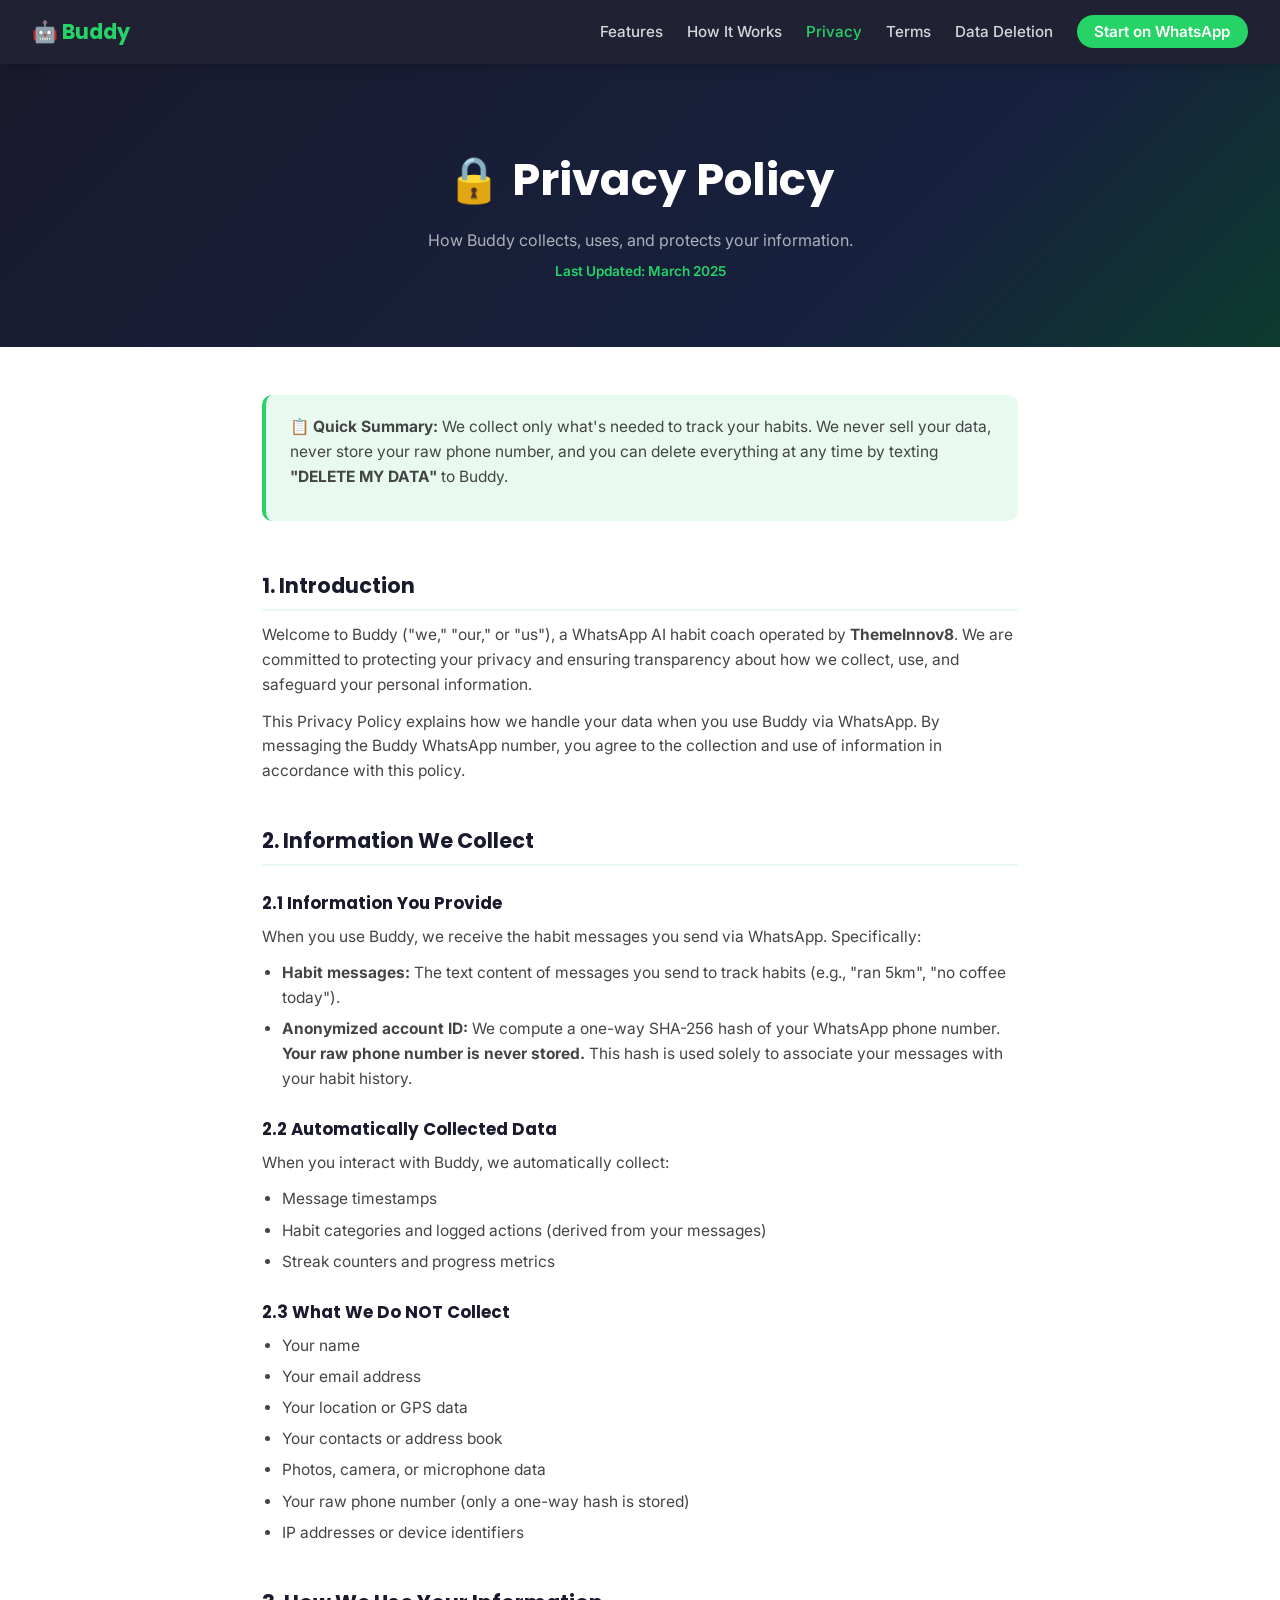
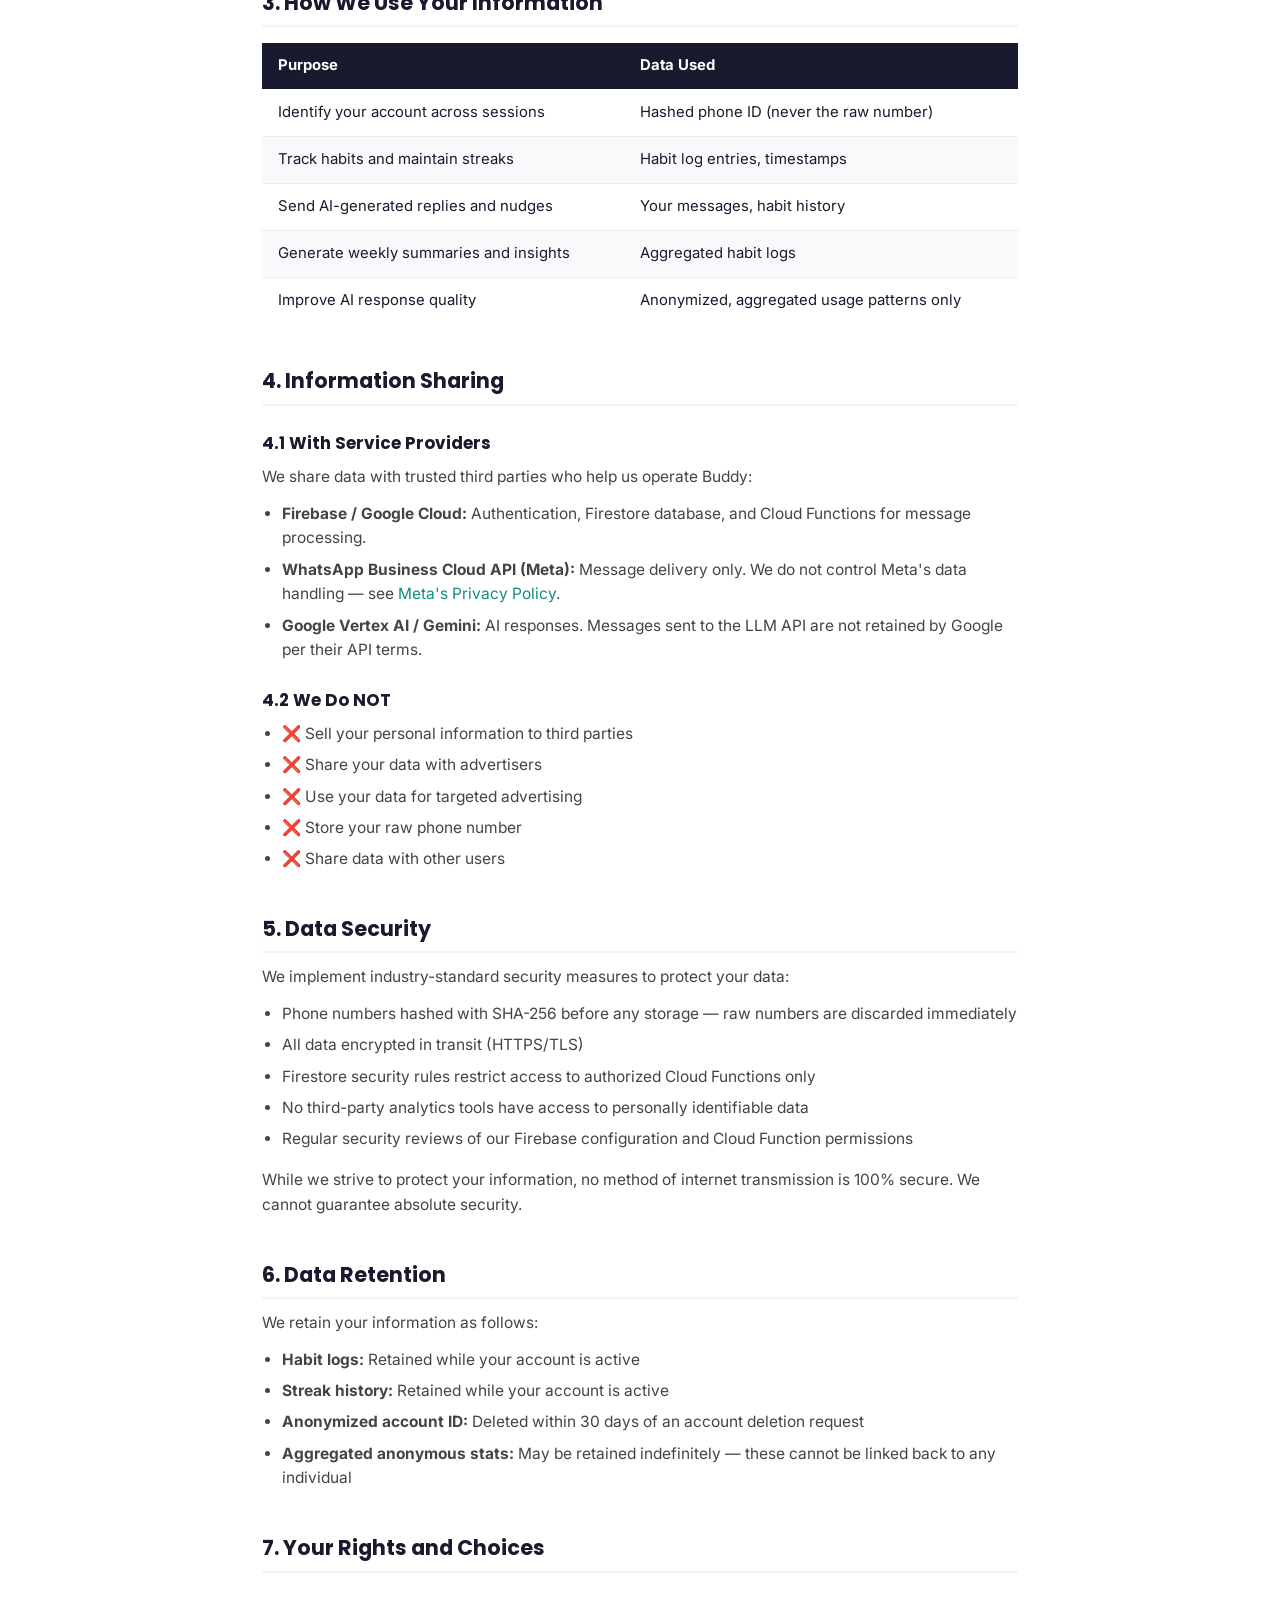
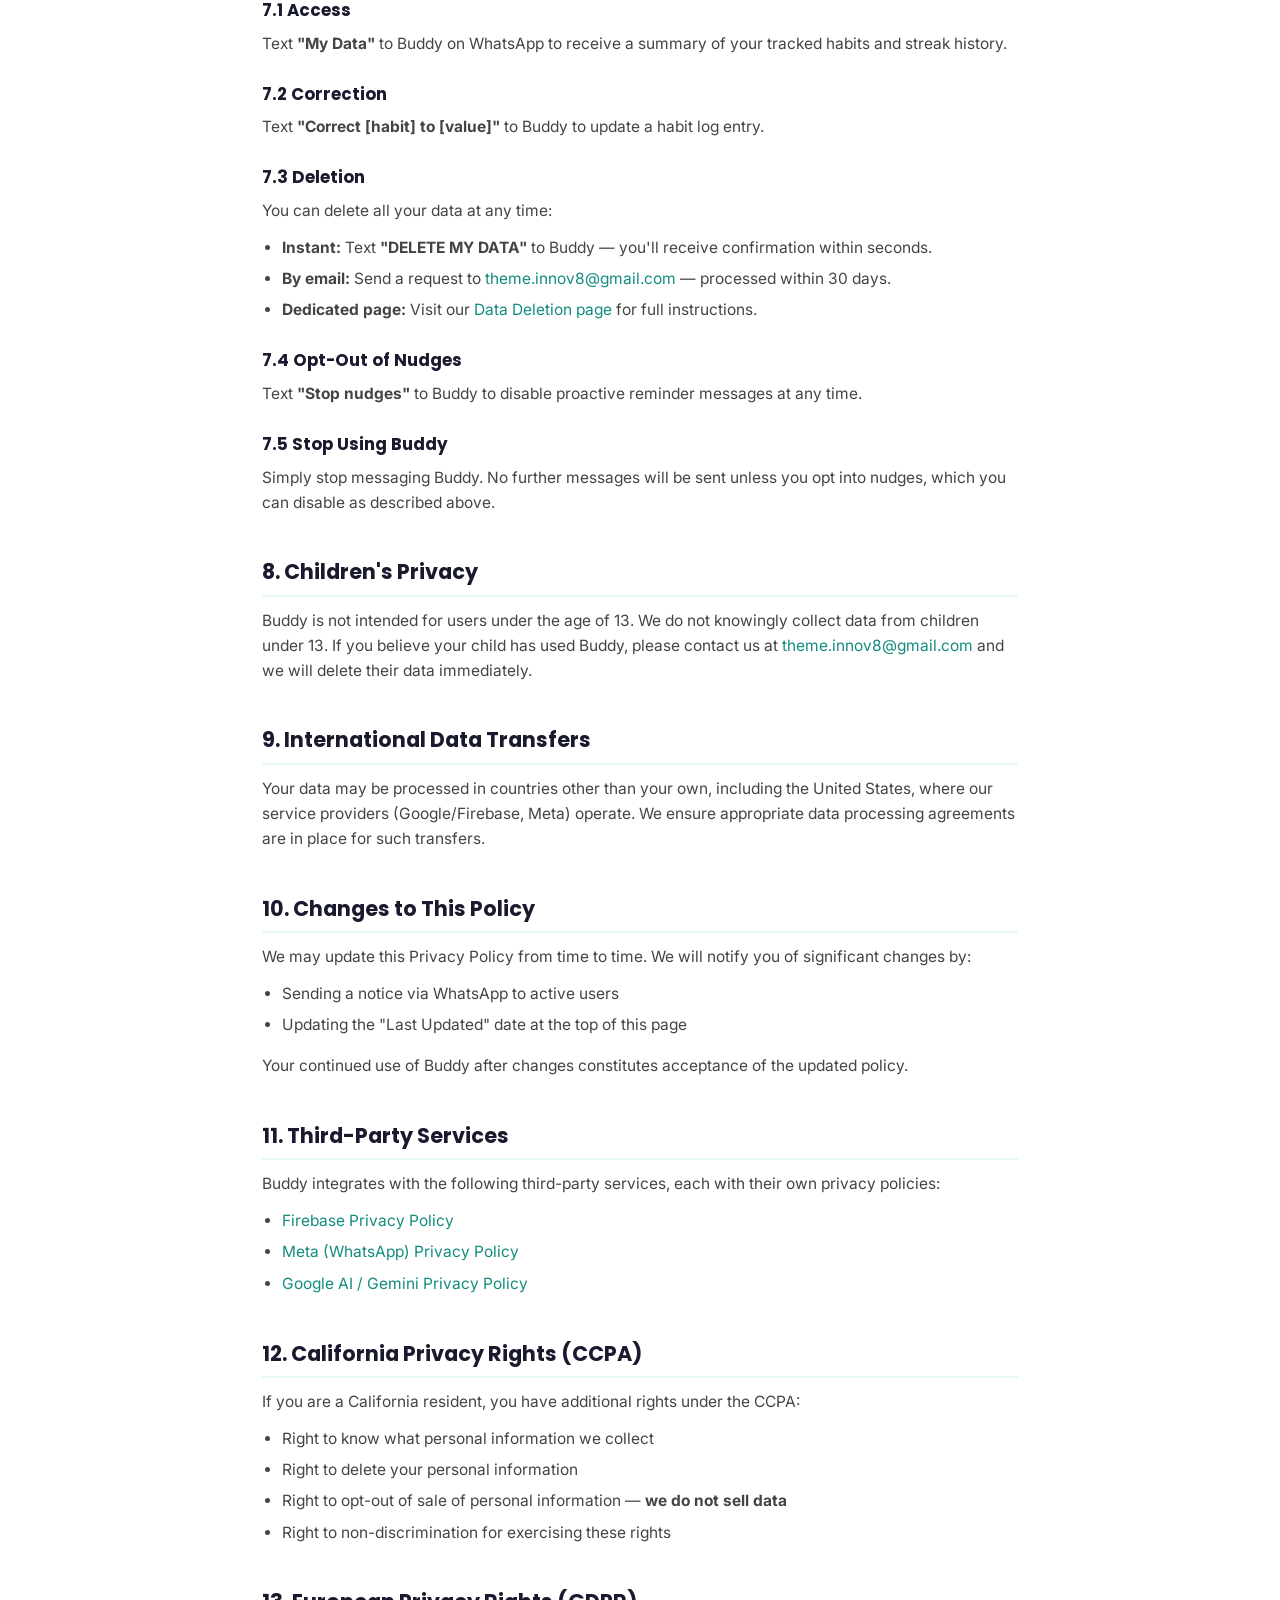
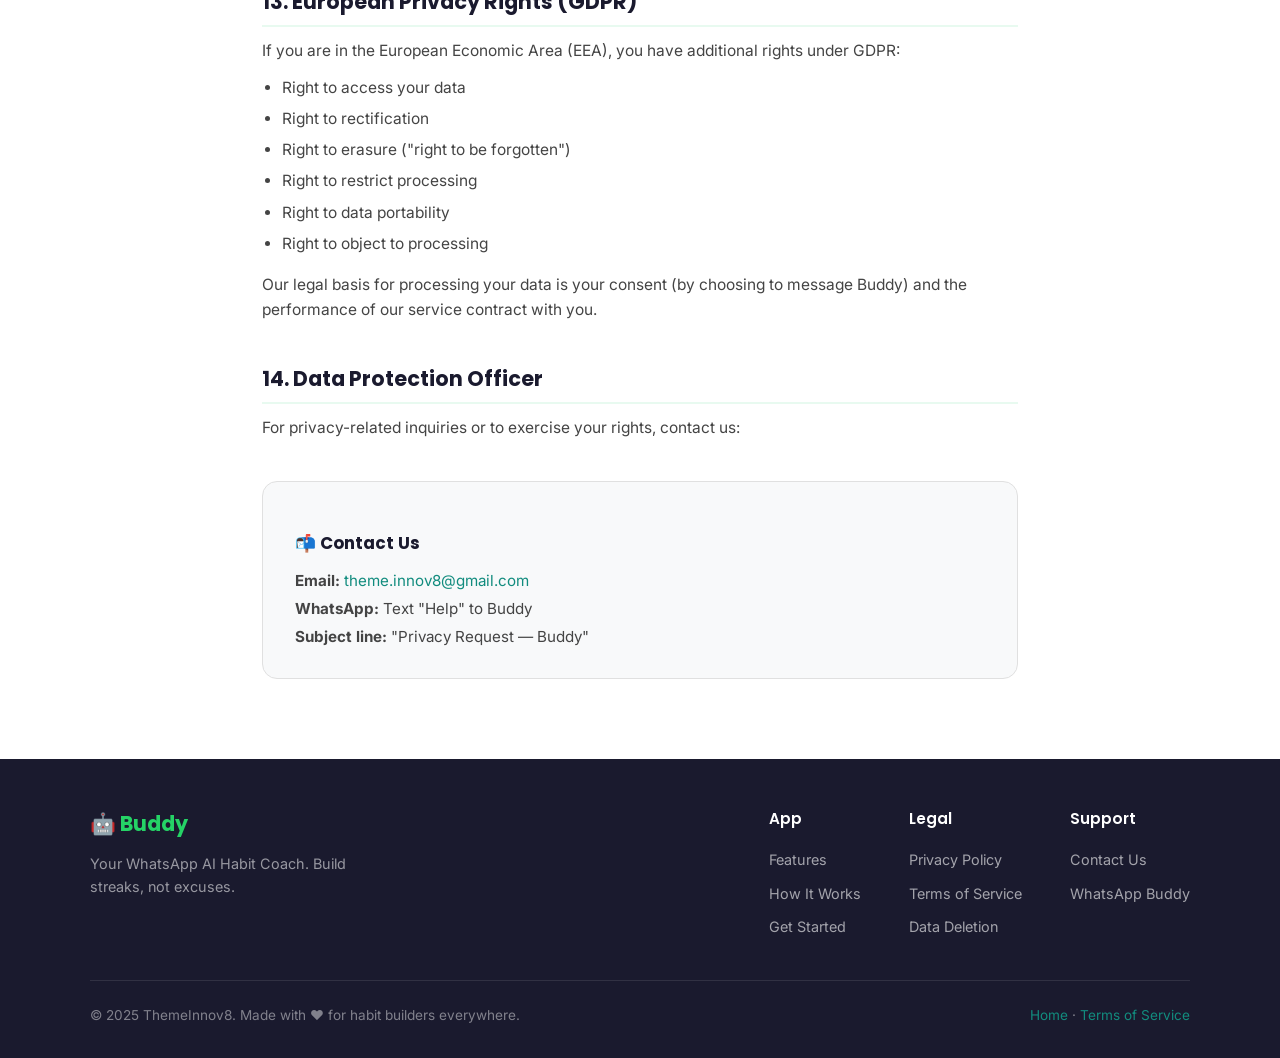
<file: habit-privacy-policy.html>
<!DOCTYPE html>
<html lang="en">
<head>
  <meta charset="UTF-8" />
  <meta name="viewport" content="width=device-width, initial-scale=1.0" />
  <title>Privacy Policy — Buddy WhatsApp AI Habit Coach</title>
  <meta name="description" content="Buddy's Privacy Policy — how we collect, use, and protect your data." />
  <link rel="preconnect" href="https://fonts.googleapis.com" />
  <link rel="preconnect" href="https://fonts.gstatic.com" crossorigin />
  <link href="https://fonts.googleapis.com/css2?family=Inter:wght@400;500;600&family=Poppins:wght@600;700;800&display=swap" rel="stylesheet" />
  <link rel="stylesheet" href="habit-style.css" />
</head>
<body>

<!-- ===== NAV ===== -->
<nav class="nav" id="nav">
  <a href="habit-index.html" class="nav-logo">🤖 <span>Buddy</span></a>
  <ul class="nav-links" id="navLinks">
    <li><a href="habit-index.html#features">Features</a></li>
    <li><a href="habit-index.html#how-it-works">How It Works</a></li>
    <li><a href="habit-privacy-policy.html" class="active">Privacy</a></li>
    <li><a href="habit-terms-of-service.html">Terms</a></li>
    <li><a href="habit-data-deletion.html">Data Deletion</a></li>
    <li><a href="https://wa.me/YOUR_WHATSAPP_NUMBER" class="nav-cta" target="_blank" rel="noopener">Start on WhatsApp</a></li>
  </ul>
  <button class="nav-hamburger" id="hamburger" aria-label="Toggle menu">
    <span></span><span></span><span></span>
  </button>
</nav>

<!-- ===== HERO ===== -->
<div class="legal-hero">
  <h1>🔒 Privacy Policy</h1>
  <p class="subtitle">How Buddy collects, uses, and protects your information.</p>
  <p class="updated">Last Updated: March 2025</p>
</div>

<!-- ===== CONTENT ===== -->
<main class="legal-body">

  <div class="summary-box">
    <p>📋 <strong>Quick Summary:</strong> We collect only what's needed to track your habits. We never sell your data, never store your raw phone number, and you can delete everything at any time by texting <strong>"DELETE MY DATA"</strong> to Buddy.</p>
  </div>

  <h2>1. Introduction</h2>
  <p>Welcome to Buddy ("we," "our," or "us"), a WhatsApp AI habit coach operated by <strong>ThemeInnov8</strong>. We are committed to protecting your privacy and ensuring transparency about how we collect, use, and safeguard your personal information.</p>
  <p>This Privacy Policy explains how we handle your data when you use Buddy via WhatsApp. By messaging the Buddy WhatsApp number, you agree to the collection and use of information in accordance with this policy.</p>

  <h2>2. Information We Collect</h2>

  <h3>2.1 Information You Provide</h3>
  <p>When you use Buddy, we receive the habit messages you send via WhatsApp. Specifically:</p>
  <ul>
    <li><strong>Habit messages:</strong> The text content of messages you send to track habits (e.g., "ran 5km", "no coffee today").</li>
    <li><strong>Anonymized account ID:</strong> We compute a one-way SHA-256 hash of your WhatsApp phone number. <strong>Your raw phone number is never stored.</strong> This hash is used solely to associate your messages with your habit history.</li>
  </ul>

  <h3>2.2 Automatically Collected Data</h3>
  <p>When you interact with Buddy, we automatically collect:</p>
  <ul>
    <li>Message timestamps</li>
    <li>Habit categories and logged actions (derived from your messages)</li>
    <li>Streak counters and progress metrics</li>
  </ul>

  <h3>2.3 What We Do NOT Collect</h3>
  <ul>
    <li>Your name</li>
    <li>Your email address</li>
    <li>Your location or GPS data</li>
    <li>Your contacts or address book</li>
    <li>Photos, camera, or microphone data</li>
    <li>Your raw phone number (only a one-way hash is stored)</li>
    <li>IP addresses or device identifiers</li>
  </ul>

  <h2>3. How We Use Your Information</h2>
  <table class="legal-table">
    <thead>
      <tr><th>Purpose</th><th>Data Used</th></tr>
    </thead>
    <tbody>
      <tr><td>Identify your account across sessions</td><td>Hashed phone ID (never the raw number)</td></tr>
      <tr><td>Track habits and maintain streaks</td><td>Habit log entries, timestamps</td></tr>
      <tr><td>Send AI-generated replies and nudges</td><td>Your messages, habit history</td></tr>
      <tr><td>Generate weekly summaries and insights</td><td>Aggregated habit logs</td></tr>
      <tr><td>Improve AI response quality</td><td>Anonymized, aggregated usage patterns only</td></tr>
    </tbody>
  </table>

  <h2>4. Information Sharing</h2>

  <h3>4.1 With Service Providers</h3>
  <p>We share data with trusted third parties who help us operate Buddy:</p>
  <ul>
    <li><strong>Firebase / Google Cloud:</strong> Authentication, Firestore database, and Cloud Functions for message processing.</li>
    <li><strong>WhatsApp Business Cloud API (Meta):</strong> Message delivery only. We do not control Meta's data handling — see <a href="https://www.facebook.com/privacy/policy/" target="_blank" rel="noopener">Meta's Privacy Policy</a>.</li>
    <li><strong>Google Vertex AI / Gemini:</strong> AI responses. Messages sent to the LLM API are not retained by Google per their API terms.</li>
  </ul>

  <h3>4.2 We Do NOT</h3>
  <ul>
    <li>❌ Sell your personal information to third parties</li>
    <li>❌ Share your data with advertisers</li>
    <li>❌ Use your data for targeted advertising</li>
    <li>❌ Store your raw phone number</li>
    <li>❌ Share data with other users</li>
  </ul>

  <h2>5. Data Security</h2>
  <p>We implement industry-standard security measures to protect your data:</p>
  <ul>
    <li>Phone numbers hashed with SHA-256 before any storage — raw numbers are discarded immediately</li>
    <li>All data encrypted in transit (HTTPS/TLS)</li>
    <li>Firestore security rules restrict access to authorized Cloud Functions only</li>
    <li>No third-party analytics tools have access to personally identifiable data</li>
    <li>Regular security reviews of our Firebase configuration and Cloud Function permissions</li>
  </ul>
  <p>While we strive to protect your information, no method of internet transmission is 100% secure. We cannot guarantee absolute security.</p>

  <h2>6. Data Retention</h2>
  <p>We retain your information as follows:</p>
  <ul>
    <li><strong>Habit logs:</strong> Retained while your account is active</li>
    <li><strong>Streak history:</strong> Retained while your account is active</li>
    <li><strong>Anonymized account ID:</strong> Deleted within 30 days of an account deletion request</li>
    <li><strong>Aggregated anonymous stats:</strong> May be retained indefinitely — these cannot be linked back to any individual</li>
  </ul>

  <h2>7. Your Rights and Choices</h2>

  <h3>7.1 Access</h3>
  <p>Text <strong>"My Data"</strong> to Buddy on WhatsApp to receive a summary of your tracked habits and streak history.</p>

  <h3>7.2 Correction</h3>
  <p>Text <strong>"Correct [habit] to [value]"</strong> to Buddy to update a habit log entry.</p>

  <h3>7.3 Deletion</h3>
  <p>You can delete all your data at any time:</p>
  <ul>
    <li><strong>Instant:</strong> Text <strong>"DELETE MY DATA"</strong> to Buddy — you'll receive confirmation within seconds.</li>
    <li><strong>By email:</strong> Send a request to <a href="mailto:theme.innov8@gmail.com">theme.innov8@gmail.com</a> — processed within 30 days.</li>
    <li><strong>Dedicated page:</strong> Visit our <a href="habit-data-deletion.html">Data Deletion page</a> for full instructions.</li>
  </ul>

  <h3>7.4 Opt-Out of Nudges</h3>
  <p>Text <strong>"Stop nudges"</strong> to Buddy to disable proactive reminder messages at any time.</p>

  <h3>7.5 Stop Using Buddy</h3>
  <p>Simply stop messaging Buddy. No further messages will be sent unless you opt into nudges, which you can disable as described above.</p>

  <h2>8. Children's Privacy</h2>
  <p>Buddy is not intended for users under the age of 13. We do not knowingly collect data from children under 13. If you believe your child has used Buddy, please contact us at <a href="mailto:theme.innov8@gmail.com">theme.innov8@gmail.com</a> and we will delete their data immediately.</p>

  <h2>9. International Data Transfers</h2>
  <p>Your data may be processed in countries other than your own, including the United States, where our service providers (Google/Firebase, Meta) operate. We ensure appropriate data processing agreements are in place for such transfers.</p>

  <h2>10. Changes to This Policy</h2>
  <p>We may update this Privacy Policy from time to time. We will notify you of significant changes by:</p>
  <ul>
    <li>Sending a notice via WhatsApp to active users</li>
    <li>Updating the "Last Updated" date at the top of this page</li>
  </ul>
  <p>Your continued use of Buddy after changes constitutes acceptance of the updated policy.</p>

  <h2>11. Third-Party Services</h2>
  <p>Buddy integrates with the following third-party services, each with their own privacy policies:</p>
  <ul>
    <li><a href="https://firebase.google.com/support/privacy" target="_blank" rel="noopener">Firebase Privacy Policy</a></li>
    <li><a href="https://www.facebook.com/privacy/policy/" target="_blank" rel="noopener">Meta (WhatsApp) Privacy Policy</a></li>
    <li><a href="https://policies.google.com/privacy" target="_blank" rel="noopener">Google AI / Gemini Privacy Policy</a></li>
  </ul>

  <h2>12. California Privacy Rights (CCPA)</h2>
  <p>If you are a California resident, you have additional rights under the CCPA:</p>
  <ul>
    <li>Right to know what personal information we collect</li>
    <li>Right to delete your personal information</li>
    <li>Right to opt-out of sale of personal information — <strong>we do not sell data</strong></li>
    <li>Right to non-discrimination for exercising these rights</li>
  </ul>

  <h2>13. European Privacy Rights (GDPR)</h2>
  <p>If you are in the European Economic Area (EEA), you have additional rights under GDPR:</p>
  <ul>
    <li>Right to access your data</li>
    <li>Right to rectification</li>
    <li>Right to erasure ("right to be forgotten")</li>
    <li>Right to restrict processing</li>
    <li>Right to data portability</li>
    <li>Right to object to processing</li>
  </ul>
  <p>Our legal basis for processing your data is your consent (by choosing to message Buddy) and the performance of our service contract with you.</p>

  <h2>14. Data Protection Officer</h2>
  <p>For privacy-related inquiries or to exercise your rights, contact us:</p>

  <div class="contact-box">
    <h3>📬 Contact Us</h3>
    <p><strong>Email:</strong> <a href="mailto:theme.innov8@gmail.com">theme.innov8@gmail.com</a></p>
    <p><strong>WhatsApp:</strong> Text "Help" to Buddy</p>
    <p><strong>Subject line:</strong> "Privacy Request — Buddy"</p>
  </div>

</main>

<!-- ===== FOOTER ===== -->
<footer class="footer">
  <div class="footer-inner">
    <div class="footer-top">
      <div class="footer-brand">
        <div class="logo">🤖 <span>Buddy</span></div>
        <p>Your WhatsApp AI Habit Coach. Build streaks, not excuses.</p>
      </div>
      <div class="footer-col">
        <h4>App</h4>
        <ul>
          <li><a href="habit-index.html#features">Features</a></li>
          <li><a href="habit-index.html#how-it-works">How It Works</a></li>
          <li><a href="habit-index.html#download">Get Started</a></li>
        </ul>
      </div>
      <div class="footer-col">
        <h4>Legal</h4>
        <ul>
          <li><a href="habit-privacy-policy.html">Privacy Policy</a></li>
          <li><a href="habit-terms-of-service.html">Terms of Service</a></li>
          <li><a href="habit-data-deletion.html">Data Deletion</a></li>
        </ul>
      </div>
      <div class="footer-col">
        <h4>Support</h4>
        <ul>
          <li><a href="mailto:theme.innov8@gmail.com">Contact Us</a></li>
          <li><a href="https://wa.me/YOUR_WHATSAPP_NUMBER" target="_blank" rel="noopener">WhatsApp Buddy</a></li>
        </ul>
      </div>
    </div>
    <hr class="footer-divider" />
    <div class="footer-bottom">
      <p>© 2025 ThemeInnov8. Made with ❤️ for habit builders everywhere.</p>
      <p><a href="habit-index.html">Home</a> · <a href="habit-terms-of-service.html">Terms of Service</a></p>
    </div>
  </div>
</footer>

<script>
  const hamburger = document.getElementById('hamburger');
  const navLinks = document.getElementById('navLinks');
  hamburger.addEventListener('click', () => navLinks.classList.toggle('open'));
  navLinks.querySelectorAll('a').forEach(a => a.addEventListener('click', () => navLinks.classList.remove('open')));
</script>
</body>
</html>
</file>
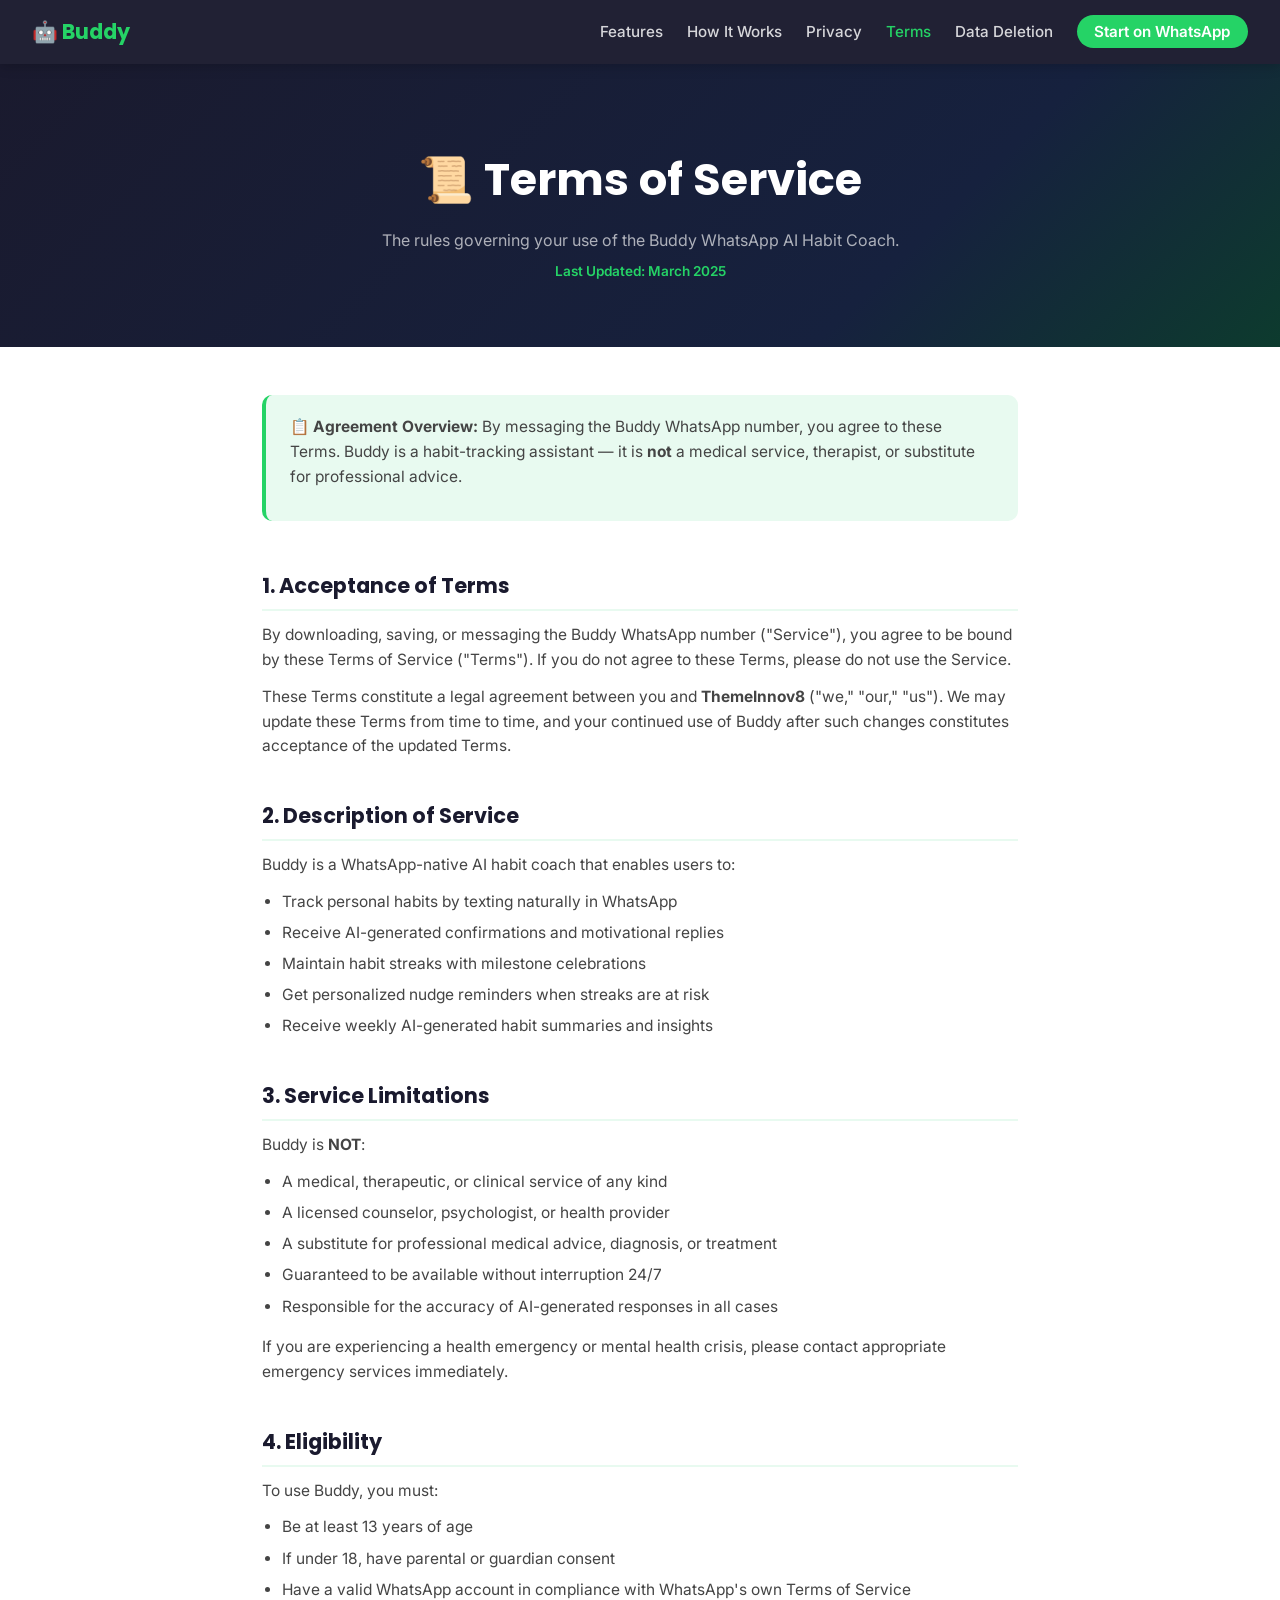
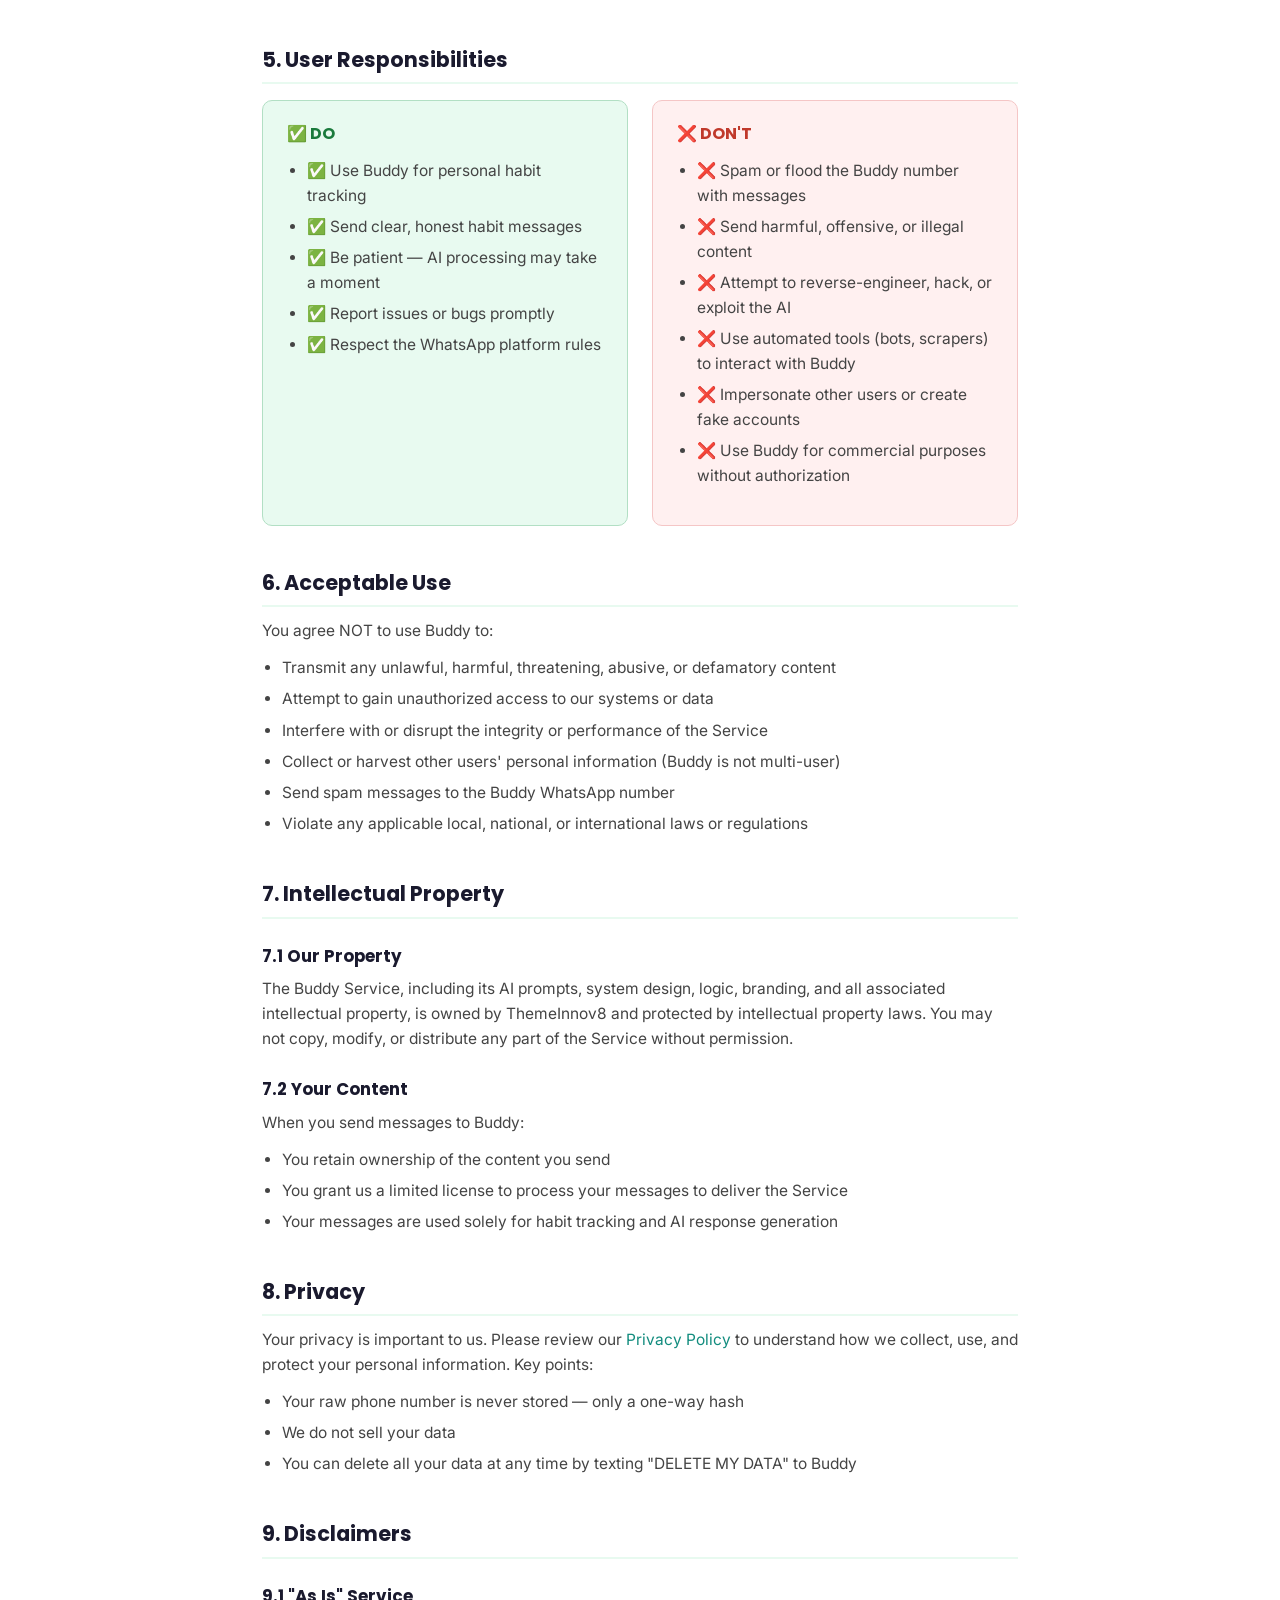
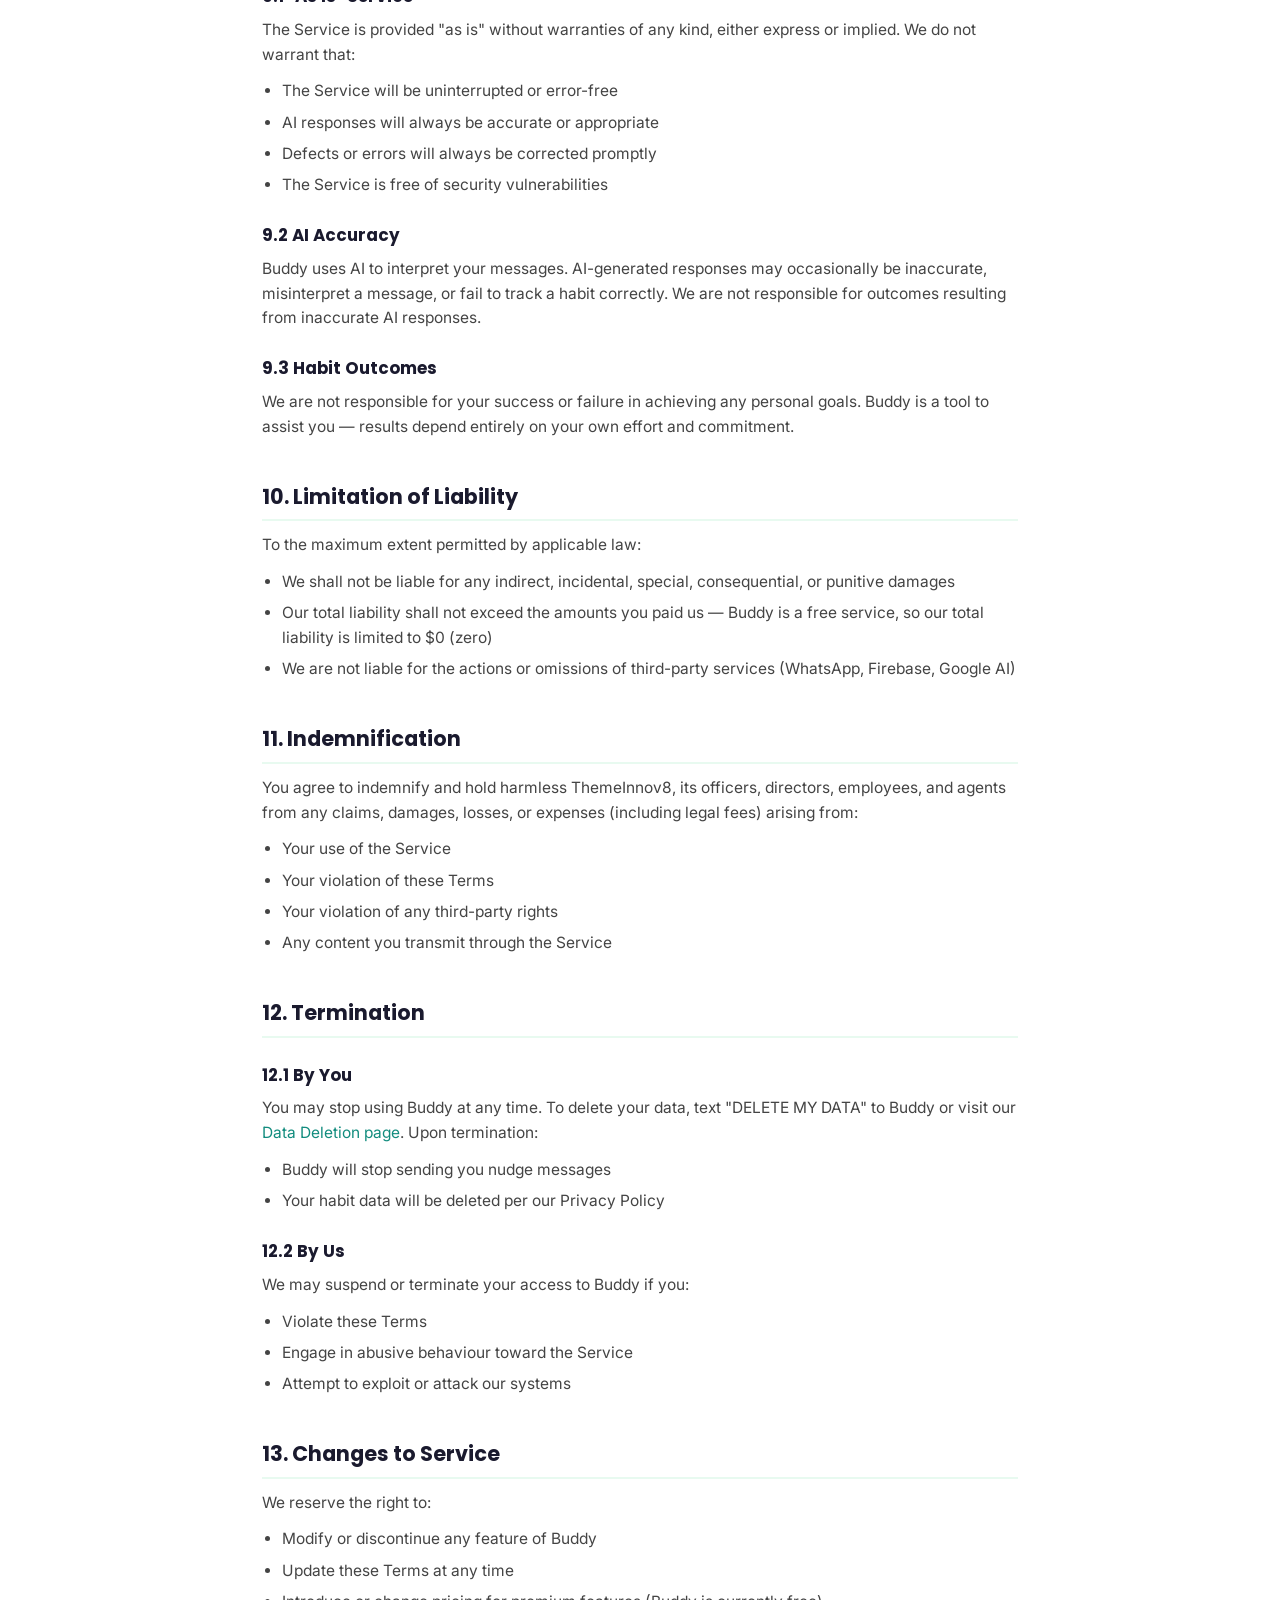
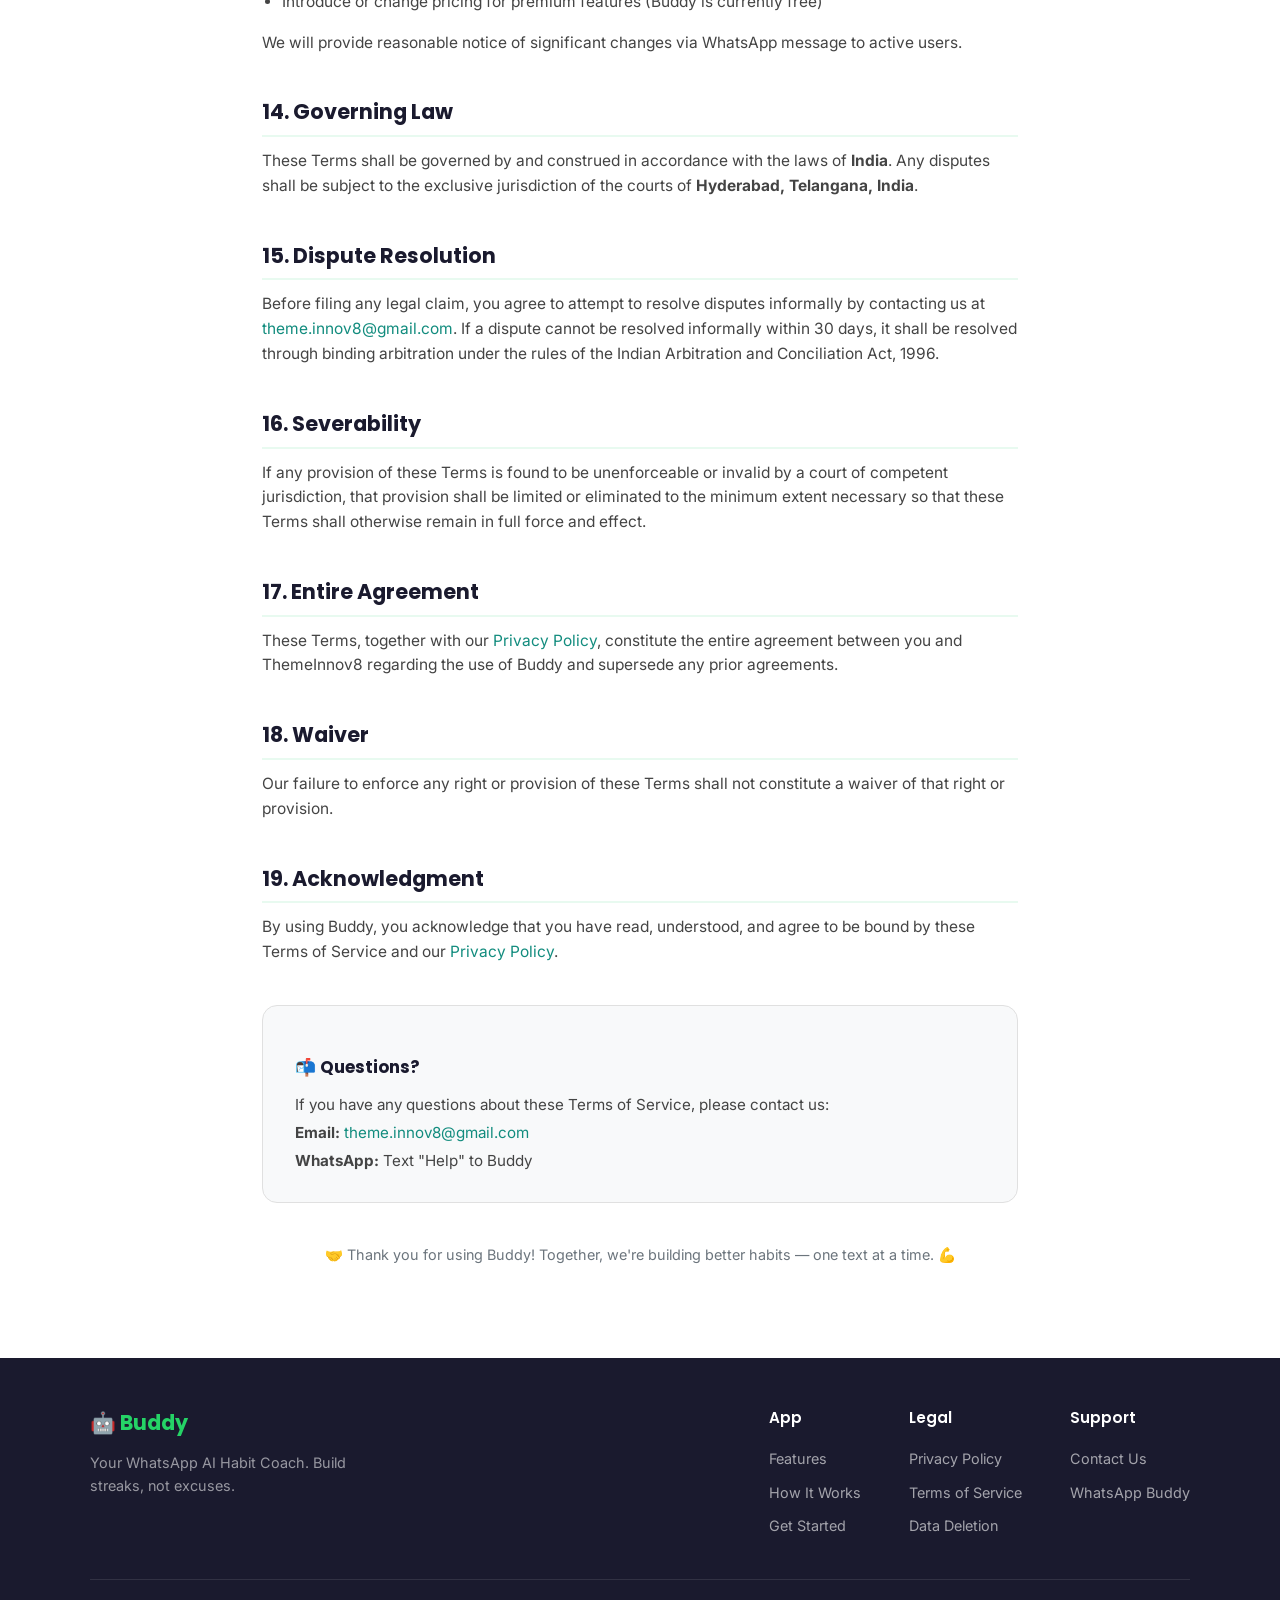
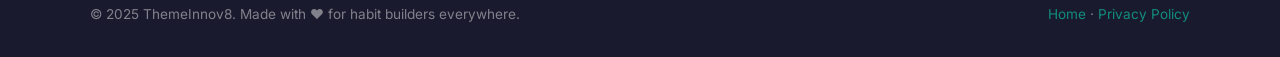
<file: habit-terms-of-service.html>
<!DOCTYPE html>
<html lang="en">
<head>
  <meta charset="UTF-8" />
  <meta name="viewport" content="width=device-width, initial-scale=1.0" />
  <title>Terms of Service — Buddy WhatsApp AI Habit Coach</title>
  <meta name="description" content="Buddy's Terms of Service — the rules governing your use of the Buddy WhatsApp habit coach." />
  <link rel="preconnect" href="https://fonts.googleapis.com" />
  <link rel="preconnect" href="https://fonts.gstatic.com" crossorigin />
  <link href="https://fonts.googleapis.com/css2?family=Inter:wght@400;500;600&family=Poppins:wght@600;700;800&display=swap" rel="stylesheet" />
  <link rel="stylesheet" href="habit-style.css" />
</head>
<body>

<!-- ===== NAV ===== -->
<nav class="nav" id="nav">
  <a href="habit-index.html" class="nav-logo">🤖 <span>Buddy</span></a>
  <ul class="nav-links" id="navLinks">
    <li><a href="habit-index.html#features">Features</a></li>
    <li><a href="habit-index.html#how-it-works">How It Works</a></li>
    <li><a href="habit-privacy-policy.html">Privacy</a></li>
    <li><a href="habit-terms-of-service.html" class="active">Terms</a></li>
    <li><a href="habit-data-deletion.html">Data Deletion</a></li>
    <li><a href="https://wa.me/YOUR_WHATSAPP_NUMBER" class="nav-cta" target="_blank" rel="noopener">Start on WhatsApp</a></li>
  </ul>
  <button class="nav-hamburger" id="hamburger" aria-label="Toggle menu">
    <span></span><span></span><span></span>
  </button>
</nav>

<!-- ===== HERO ===== -->
<div class="legal-hero">
  <h1>📜 Terms of Service</h1>
  <p class="subtitle">The rules governing your use of the Buddy WhatsApp AI Habit Coach.</p>
  <p class="updated">Last Updated: March 2025</p>
</div>

<!-- ===== CONTENT ===== -->
<main class="legal-body">

  <div class="summary-box">
    <p>📋 <strong>Agreement Overview:</strong> By messaging the Buddy WhatsApp number, you agree to these Terms. Buddy is a habit-tracking assistant — it is <strong>not</strong> a medical service, therapist, or substitute for professional advice.</p>
  </div>

  <h2>1. Acceptance of Terms</h2>
  <p>By downloading, saving, or messaging the Buddy WhatsApp number ("Service"), you agree to be bound by these Terms of Service ("Terms"). If you do not agree to these Terms, please do not use the Service.</p>
  <p>These Terms constitute a legal agreement between you and <strong>ThemeInnov8</strong> ("we," "our," "us"). We may update these Terms from time to time, and your continued use of Buddy after such changes constitutes acceptance of the updated Terms.</p>

  <h2>2. Description of Service</h2>
  <p>Buddy is a WhatsApp-native AI habit coach that enables users to:</p>
  <ul>
    <li>Track personal habits by texting naturally in WhatsApp</li>
    <li>Receive AI-generated confirmations and motivational replies</li>
    <li>Maintain habit streaks with milestone celebrations</li>
    <li>Get personalized nudge reminders when streaks are at risk</li>
    <li>Receive weekly AI-generated habit summaries and insights</li>
  </ul>

  <h2>3. Service Limitations</h2>
  <p>Buddy is <strong>NOT</strong>:</p>
  <ul>
    <li>A medical, therapeutic, or clinical service of any kind</li>
    <li>A licensed counselor, psychologist, or health provider</li>
    <li>A substitute for professional medical advice, diagnosis, or treatment</li>
    <li>Guaranteed to be available without interruption 24/7</li>
    <li>Responsible for the accuracy of AI-generated responses in all cases</li>
  </ul>
  <p>If you are experiencing a health emergency or mental health crisis, please contact appropriate emergency services immediately.</p>

  <h2>4. Eligibility</h2>
  <p>To use Buddy, you must:</p>
  <ul>
    <li>Be at least 13 years of age</li>
    <li>If under 18, have parental or guardian consent</li>
    <li>Have a valid WhatsApp account in compliance with WhatsApp's own Terms of Service</li>
  </ul>

  <h2>5. User Responsibilities</h2>

  <div class="do-dont">
    <div class="do-box">
      <h4>✅ DO</h4>
      <ul>
        <li>Use Buddy for personal habit tracking</li>
        <li>Send clear, honest habit messages</li>
        <li>Be patient — AI processing may take a moment</li>
        <li>Report issues or bugs promptly</li>
        <li>Respect the WhatsApp platform rules</li>
      </ul>
    </div>
    <div class="dont-box">
      <h4>❌ DON'T</h4>
      <ul>
        <li>Spam or flood the Buddy number with messages</li>
        <li>Send harmful, offensive, or illegal content</li>
        <li>Attempt to reverse-engineer, hack, or exploit the AI</li>
        <li>Use automated tools (bots, scrapers) to interact with Buddy</li>
        <li>Impersonate other users or create fake accounts</li>
        <li>Use Buddy for commercial purposes without authorization</li>
      </ul>
    </div>
  </div>

  <h2>6. Acceptable Use</h2>
  <p>You agree NOT to use Buddy to:</p>
  <ul>
    <li>Transmit any unlawful, harmful, threatening, abusive, or defamatory content</li>
    <li>Attempt to gain unauthorized access to our systems or data</li>
    <li>Interfere with or disrupt the integrity or performance of the Service</li>
    <li>Collect or harvest other users' personal information (Buddy is not multi-user)</li>
    <li>Send spam messages to the Buddy WhatsApp number</li>
    <li>Violate any applicable local, national, or international laws or regulations</li>
  </ul>

  <h2>7. Intellectual Property</h2>

  <h3>7.1 Our Property</h3>
  <p>The Buddy Service, including its AI prompts, system design, logic, branding, and all associated intellectual property, is owned by ThemeInnov8 and protected by intellectual property laws. You may not copy, modify, or distribute any part of the Service without permission.</p>

  <h3>7.2 Your Content</h3>
  <p>When you send messages to Buddy:</p>
  <ul>
    <li>You retain ownership of the content you send</li>
    <li>You grant us a limited license to process your messages to deliver the Service</li>
    <li>Your messages are used solely for habit tracking and AI response generation</li>
  </ul>

  <h2>8. Privacy</h2>
  <p>Your privacy is important to us. Please review our <a href="habit-privacy-policy.html">Privacy Policy</a> to understand how we collect, use, and protect your personal information. Key points:</p>
  <ul>
    <li>Your raw phone number is never stored — only a one-way hash</li>
    <li>We do not sell your data</li>
    <li>You can delete all your data at any time by texting "DELETE MY DATA" to Buddy</li>
  </ul>

  <h2>9. Disclaimers</h2>

  <h3>9.1 "As Is" Service</h3>
  <p>The Service is provided "as is" without warranties of any kind, either express or implied. We do not warrant that:</p>
  <ul>
    <li>The Service will be uninterrupted or error-free</li>
    <li>AI responses will always be accurate or appropriate</li>
    <li>Defects or errors will always be corrected promptly</li>
    <li>The Service is free of security vulnerabilities</li>
  </ul>

  <h3>9.2 AI Accuracy</h3>
  <p>Buddy uses AI to interpret your messages. AI-generated responses may occasionally be inaccurate, misinterpret a message, or fail to track a habit correctly. We are not responsible for outcomes resulting from inaccurate AI responses.</p>

  <h3>9.3 Habit Outcomes</h3>
  <p>We are not responsible for your success or failure in achieving any personal goals. Buddy is a tool to assist you — results depend entirely on your own effort and commitment.</p>

  <h2>10. Limitation of Liability</h2>
  <p>To the maximum extent permitted by applicable law:</p>
  <ul>
    <li>We shall not be liable for any indirect, incidental, special, consequential, or punitive damages</li>
    <li>Our total liability shall not exceed the amounts you paid us — Buddy is a free service, so our total liability is limited to $0 (zero)</li>
    <li>We are not liable for the actions or omissions of third-party services (WhatsApp, Firebase, Google AI)</li>
  </ul>

  <h2>11. Indemnification</h2>
  <p>You agree to indemnify and hold harmless ThemeInnov8, its officers, directors, employees, and agents from any claims, damages, losses, or expenses (including legal fees) arising from:</p>
  <ul>
    <li>Your use of the Service</li>
    <li>Your violation of these Terms</li>
    <li>Your violation of any third-party rights</li>
    <li>Any content you transmit through the Service</li>
  </ul>

  <h2>12. Termination</h2>

  <h3>12.1 By You</h3>
  <p>You may stop using Buddy at any time. To delete your data, text "DELETE MY DATA" to Buddy or visit our <a href="habit-data-deletion.html">Data Deletion page</a>. Upon termination:</p>
  <ul>
    <li>Buddy will stop sending you nudge messages</li>
    <li>Your habit data will be deleted per our Privacy Policy</li>
  </ul>

  <h3>12.2 By Us</h3>
  <p>We may suspend or terminate your access to Buddy if you:</p>
  <ul>
    <li>Violate these Terms</li>
    <li>Engage in abusive behaviour toward the Service</li>
    <li>Attempt to exploit or attack our systems</li>
  </ul>

  <h2>13. Changes to Service</h2>
  <p>We reserve the right to:</p>
  <ul>
    <li>Modify or discontinue any feature of Buddy</li>
    <li>Update these Terms at any time</li>
    <li>Introduce or change pricing for premium features (Buddy is currently free)</li>
  </ul>
  <p>We will provide reasonable notice of significant changes via WhatsApp message to active users.</p>

  <h2>14. Governing Law</h2>
  <p>These Terms shall be governed by and construed in accordance with the laws of <strong>India</strong>. Any disputes shall be subject to the exclusive jurisdiction of the courts of <strong>Hyderabad, Telangana, India</strong>.</p>

  <h2>15. Dispute Resolution</h2>
  <p>Before filing any legal claim, you agree to attempt to resolve disputes informally by contacting us at <a href="mailto:theme.innov8@gmail.com">theme.innov8@gmail.com</a>. If a dispute cannot be resolved informally within 30 days, it shall be resolved through binding arbitration under the rules of the Indian Arbitration and Conciliation Act, 1996.</p>

  <h2>16. Severability</h2>
  <p>If any provision of these Terms is found to be unenforceable or invalid by a court of competent jurisdiction, that provision shall be limited or eliminated to the minimum extent necessary so that these Terms shall otherwise remain in full force and effect.</p>

  <h2>17. Entire Agreement</h2>
  <p>These Terms, together with our <a href="habit-privacy-policy.html">Privacy Policy</a>, constitute the entire agreement between you and ThemeInnov8 regarding the use of Buddy and supersede any prior agreements.</p>

  <h2>18. Waiver</h2>
  <p>Our failure to enforce any right or provision of these Terms shall not constitute a waiver of that right or provision.</p>

  <h2>19. Acknowledgment</h2>
  <p>By using Buddy, you acknowledge that you have read, understood, and agree to be bound by these Terms of Service and our <a href="habit-privacy-policy.html">Privacy Policy</a>.</p>

  <div class="contact-box">
    <h3>📬 Questions?</h3>
    <p>If you have any questions about these Terms of Service, please contact us:</p>
    <p><strong>Email:</strong> <a href="mailto:theme.innov8@gmail.com">theme.innov8@gmail.com</a></p>
    <p><strong>WhatsApp:</strong> Text "Help" to Buddy</p>
  </div>

  <p style="text-align:center; margin-top:2.5rem; color:var(--muted); font-size:0.9rem;">🤝 Thank you for using Buddy! Together, we're building better habits — one text at a time. 💪</p>

</main>

<!-- ===== FOOTER ===== -->
<footer class="footer">
  <div class="footer-inner">
    <div class="footer-top">
      <div class="footer-brand">
        <div class="logo">🤖 <span>Buddy</span></div>
        <p>Your WhatsApp AI Habit Coach. Build streaks, not excuses.</p>
      </div>
      <div class="footer-col">
        <h4>App</h4>
        <ul>
          <li><a href="habit-index.html#features">Features</a></li>
          <li><a href="habit-index.html#how-it-works">How It Works</a></li>
          <li><a href="habit-index.html#download">Get Started</a></li>
        </ul>
      </div>
      <div class="footer-col">
        <h4>Legal</h4>
        <ul>
          <li><a href="habit-privacy-policy.html">Privacy Policy</a></li>
          <li><a href="habit-terms-of-service.html">Terms of Service</a></li>
          <li><a href="habit-data-deletion.html">Data Deletion</a></li>
        </ul>
      </div>
      <div class="footer-col">
        <h4>Support</h4>
        <ul>
          <li><a href="mailto:theme.innov8@gmail.com">Contact Us</a></li>
          <li><a href="https://wa.me/YOUR_WHATSAPP_NUMBER" target="_blank" rel="noopener">WhatsApp Buddy</a></li>
        </ul>
      </div>
    </div>
    <hr class="footer-divider" />
    <div class="footer-bottom">
      <p>© 2025 ThemeInnov8. Made with ❤️ for habit builders everywhere.</p>
      <p><a href="habit-index.html">Home</a> · <a href="habit-privacy-policy.html">Privacy Policy</a></p>
    </div>
  </div>
</footer>

<script>
  const hamburger = document.getElementById('hamburger');
  const navLinks = document.getElementById('navLinks');
  hamburger.addEventListener('click', () => navLinks.classList.toggle('open'));
  navLinks.querySelectorAll('a').forEach(a => a.addEventListener('click', () => navLinks.classList.remove('open')));
</script>
</body>
</html>
</file>
<file: style.css>
/* =========================================================
   Theme Innov8 — AI transformation consultants
   Light, editorial, one accent. Ink section for contrast.
   ========================================================= */

:root {
  --bg: #FAFAF7;
  --bg-soft: #F2F1EC;
  --card: #FFFFFF;
  --ink: #0B0C10;
  --ink-2: #2A2C33;
  --dim: #5D616C;
  --faint: #9A9DA6;
  --line: #E6E5DF;
  --line-2: #D7D6CE;

  --accent: #5B4BFF;
  --accent-2: #8A7DFF;
  --accent-tint: #EEECFF;
  --mint: #2BD9A6;

  --ink-bg: #0B0C10;
  --ink-card: #14161C;
  --ink-line: #262932;
  --ink-text: #F2F2EE;
  --ink-dim: #A4A7B1;

  --r-sm: 10px;
  --r-md: 16px;
  --r-lg: 24px;
  --r-xl: 32px;

  --shadow: 0 1px 2px rgba(11, 12, 16, .04), 0 10px 30px rgba(11, 12, 16, .06);
  --shadow-lg: 0 2px 4px rgba(11, 12, 16, .04), 0 30px 60px -20px rgba(11, 12, 16, .18);

  --sans: "Geist", ui-sans-serif, system-ui, -apple-system, "Segoe UI", Roboto, sans-serif;
  --serif: "Instrument Serif", ui-serif, Georgia, serif;

  --wrap: 1180px;
  --gutter: clamp(16px, 4vw, 32px);
  --ease: cubic-bezier(.2, .7, .2, 1);
}

*, *::before, *::after { box-sizing: border-box; }
* { margin: 0; padding: 0; }
html { scroll-behavior: smooth; -webkit-text-size-adjust: 100%; }
body {
  font-family: var(--sans);
  font-size: 17px;
  line-height: 1.6;
  color: var(--ink);
  background: var(--bg);
  -webkit-font-smoothing: antialiased;
  text-rendering: optimizeLegibility;
  overflow-x: hidden;
}
img, svg { display: block; max-width: 100%; }
a { color: inherit; text-decoration: none; }
ul, ol { list-style: none; }
button { font: inherit; cursor: pointer; border: 0; background: none; color: inherit; }
::selection { background: var(--accent); color: #fff; }
:focus-visible { outline: 2px solid var(--accent); outline-offset: 3px; border-radius: 6px; }

.wrap { width: 100%; max-width: var(--wrap); margin: 0 auto; padding: 0 var(--gutter); }

/* ---------- Type ---------- */
h1, h2, h3 { font-weight: 600; letter-spacing: -0.035em; line-height: 1.05; }
h1 { font-size: clamp(44px, 7vw, 88px); letter-spacing: -0.045em; }
h2 { font-size: clamp(34px, 4.6vw, 56px); }
h3 { font-size: 21px; letter-spacing: -0.02em; line-height: 1.25; }
h1 em, h2 em {
  font-family: var(--serif);
  font-style: italic;
  font-weight: 400;
  letter-spacing: -0.02em;
  color: var(--accent);
}
.lede { font-size: clamp(18px, 1.6vw, 20px); color: var(--dim); max-width: 34em; }

.eyebrow, .kicker {
  display: inline-flex; align-items: center; gap: 10px;
  font-size: 13px; font-weight: 500; letter-spacing: .08em; text-transform: uppercase;
  color: var(--dim);
}
.kicker { margin-bottom: 18px; }
.kicker::before { content: ""; width: 18px; height: 1.5px; background: var(--accent); }
.kicker--light { color: var(--ink-dim); }
.dot { width: 8px; height: 8px; border-radius: 50%; background: var(--mint); box-shadow: 0 0 0 4px rgba(43, 217, 166, .18); }

/* ---------- Buttons ---------- */
.btn {
  display: inline-flex; align-items: center; justify-content: center; gap: 10px;
  height: 52px; padding: 0 24px; border-radius: 999px;
  font-size: 16px; font-weight: 500; white-space: nowrap;
  transition: transform .25s var(--ease), background .25s, box-shadow .25s, color .25s, border-color .25s;
}
.btn:hover { transform: translateY(-1px); }
.btn--sm { height: 40px; padding: 0 18px; font-size: 14.5px; }
.btn--ink { background: var(--ink); color: #fff; }
.btn--ink:hover { background: var(--accent); }
.btn--accent { background: var(--accent); color: #fff; box-shadow: 0 8px 24px -8px rgba(91, 75, 255, .6); }
.btn--accent:hover { background: #4A39F5; box-shadow: 0 12px 30px -8px rgba(91, 75, 255, .7); }
.btn--ghost { border: 1px solid var(--line-2); background: rgba(255, 255, 255, .6); }
.btn--ghost:hover { border-color: var(--ink); }
.btn--glass { border: 1px solid rgba(255, 255, 255, .18); color: var(--ink-text); background: rgba(255, 255, 255, .05); }
.btn--glass:hover { background: rgba(255, 255, 255, .1); }

/* ---------- Nav ---------- */
.nav {
  position: sticky; top: 0; z-index: 50;
  background: rgba(250, 250, 247, .78);
  backdrop-filter: saturate(160%) blur(14px);
  -webkit-backdrop-filter: saturate(160%) blur(14px);
  border-bottom: 1px solid transparent;
  transition: border-color .3s;
}
.nav.is-scrolled { border-bottom-color: var(--line); }
.nav__inner { display: flex; align-items: center; justify-content: space-between; height: 72px; }
.brand { display: inline-flex; align-items: center; gap: 10px; font-weight: 600; letter-spacing: -0.02em; font-size: 18px; }
.brand__mark {
  width: 26px; height: 26px; border-radius: 8px; background: var(--ink); position: relative; overflow: hidden;
}
.brand__mark::after {
  content: ""; position: absolute; inset: 6px 6px 5px;
  background: linear-gradient(135deg, var(--accent-2), var(--accent));
  clip-path: polygon(50% 0, 100% 100%, 0 100%);
}
.brand--sm { font-size: 16px; }
.nav__links { display: flex; align-items: center; gap: 30px; font-size: 15px; color: var(--ink-2); }
.nav__links a:not(.btn) { position: relative; }
.nav__links a:not(.btn)::after {
  content: ""; position: absolute; left: 0; right: 0; bottom: -4px; height: 1.5px;
  background: var(--accent); transform: scaleX(0); transform-origin: left; transition: transform .3s var(--ease);
}
.nav__links a:not(.btn):hover::after, .nav__links a.is-active::after { transform: scaleX(1); }
.nav__cta { margin-left: 6px; }
.nav__toggle { display: none; width: 44px; height: 44px; position: relative; }
.nav__toggle span {
  position: absolute; left: 11px; right: 11px; height: 1.6px; background: var(--ink); border-radius: 2px;
  transition: transform .3s var(--ease), top .3s var(--ease);
}
.nav__toggle span:first-child { top: 17px; }
.nav__toggle span:last-child { top: 25px; }
.nav--open .nav__toggle span:first-child { top: 21px; transform: rotate(45deg); }
.nav--open .nav__toggle span:last-child { top: 21px; transform: rotate(-45deg); }

/* ---------- Hero ---------- */
.hero { position: relative; padding: clamp(56px, 9vw, 120px) 0 clamp(64px, 8vw, 104px); overflow: hidden; }
.hero::before {
  content: ""; position: absolute; inset: 0;
  background-image:
    linear-gradient(to right, rgba(11, 12, 16, .045) 1px, transparent 1px),
    linear-gradient(to bottom, rgba(11, 12, 16, .045) 1px, transparent 1px);
  background-size: 56px 56px;
  -webkit-mask-image: radial-gradient(ellipse 70% 60% at 60% 30%, #000 30%, transparent 75%);
  mask-image: radial-gradient(ellipse 70% 60% at 60% 30%, #000 30%, transparent 75%);
  pointer-events: none;
}
.hero__glow {
  position: absolute; width: 720px; height: 720px; right: -160px; top: -220px; border-radius: 50%;
  background: radial-gradient(circle, rgba(91, 75, 255, .22), rgba(43, 217, 166, .08) 45%, transparent 70%);
  filter: blur(20px); pointer-events: none;
}
.hero__grid { position: relative; display: grid; grid-template-columns: 1.15fr .85fr; gap: clamp(40px, 6vw, 80px); align-items: center; }
.hero__copy .eyebrow { margin-bottom: 28px; padding: 7px 14px 7px 12px; border: 1px solid var(--line); border-radius: 999px; background: rgba(255, 255, 255, .7); text-transform: none; letter-spacing: 0; font-size: 14px; color: var(--ink-2); }
.hero h1 { margin-bottom: 28px; }
.hero__actions { display: flex; flex-wrap: wrap; gap: 12px; margin-top: 40px; }

/* Agent run card */
.run {
  background: var(--card); border: 1px solid var(--line); border-radius: var(--r-lg);
  box-shadow: var(--shadow-lg); padding: 22px; position: relative;
}
.run::before {
  content: ""; position: absolute; inset: -1px; border-radius: inherit; padding: 1px; pointer-events: none;
  background: linear-gradient(140deg, rgba(91, 75, 255, .5), transparent 40%, transparent 60%, rgba(43, 217, 166, .4));
  -webkit-mask: linear-gradient(#000 0 0) content-box, linear-gradient(#000 0 0);
  -webkit-mask-composite: xor; mask-composite: exclude;
}
.run__head { display: flex; justify-content: space-between; align-items: center; gap: 12px; padding-bottom: 16px; border-bottom: 1px solid var(--line); margin-bottom: 8px; }
.run__status { display: inline-flex; align-items: center; gap: 8px; font-size: 13px; font-weight: 500; }
.run__name { font-family: ui-monospace, SFMono-Regular, Menlo, Consolas, monospace; font-size: 12px; color: var(--faint); }
.pulse { width: 8px; height: 8px; border-radius: 50%; background: var(--mint); animation: pulse 1.8s infinite; }
@keyframes pulse { 0% { box-shadow: 0 0 0 0 rgba(43, 217, 166, .5); } 70% { box-shadow: 0 0 0 8px rgba(43, 217, 166, 0); } 100% { box-shadow: 0 0 0 0 rgba(43, 217, 166, 0); } }

.run__steps li {
  display: flex; gap: 14px; align-items: flex-start; padding: 12px 8px; border-radius: 12px;
  opacity: .38; transition: opacity .4s, background .4s;
}
.run__steps li b { display: block; font-weight: 500; font-size: 15px; line-height: 1.35; }
.run__steps li small { color: var(--faint); font-size: 12.5px; }
.tick {
  flex: none; width: 22px; height: 22px; margin-top: 1px; border-radius: 50%;
  border: 1.5px solid var(--line-2); position: relative; transition: all .35s var(--ease);
}
.run__steps li.is-active { opacity: 1; background: var(--accent-tint); }
.run__steps li.is-active .tick { border-color: var(--accent); border-top-color: transparent; animation: spin .8s linear infinite; }
.run__steps li.is-done { opacity: 1; }
.run__steps li.is-done .tick { background: var(--accent); border-color: var(--accent); }
.run__steps li.is-done .tick::after {
  content: ""; position: absolute; left: 7px; top: 3.5px; width: 5px; height: 10px;
  border: solid #fff; border-width: 0 1.8px 1.8px 0; transform: rotate(45deg);
}
@keyframes spin { to { transform: rotate(360deg); } }
.run__foot { display: flex; justify-content: space-between; align-items: center; padding-top: 16px; margin-top: 8px; border-top: 1px solid var(--line); font-size: 13px; color: var(--dim); }
.run__chip { font-size: 11.5px; padding: 4px 10px; border-radius: 999px; background: var(--bg-soft); color: var(--faint); }

/* ---------- Facts ---------- */
.facts { border-top: 1px solid var(--line); border-bottom: 1px solid var(--line); background: var(--card); }
.facts__row { display: grid; grid-template-columns: repeat(4, 1fr); }
.fact { padding: 32px 28px; border-left: 1px solid var(--line); }
.fact:first-child { border-left: 0; padding-left: 0; }
.fact strong { display: block; font-size: clamp(26px, 2.6vw, 34px); font-weight: 600; letter-spacing: -0.035em; line-height: 1.1; margin-bottom: 6px; }
.fact span { color: var(--dim); font-size: 15px; line-height: 1.45; display: block; max-width: 22ch; }

/* ---------- Sections ---------- */
.section { padding: clamp(80px, 11vw, 140px) 0; position: relative; }
.section--soft { background: var(--bg-soft); }
.head { max-width: 760px; margin-bottom: clamp(44px, 6vw, 72px); }
.head--split { max-width: none; display: grid; grid-template-columns: 1fr 1fr; gap: 40px; align-items: end; }
.head__note { color: var(--ink-dim); font-size: 18px; max-width: 30em; }

.split { display: grid; grid-template-columns: 1fr 1fr; gap: clamp(40px, 6vw, 96px); align-items: start; }
.split__body p { font-size: 19px; color: var(--ink-2); margin-bottom: 18px; }
.split__body p:first-child { margin-top: 38px; }
.checks { margin-top: 30px; display: grid; gap: 12px; }
.checks li { display: flex; gap: 12px; align-items: center; font-weight: 500; }
.checks li::before {
  content: ""; flex: none; width: 22px; height: 22px; border-radius: 50%;
  background: var(--accent-tint) url("data:image/svg+xml,%3Csvg xmlns='http://www.w3.org/2000/svg' viewBox='0 0 24 24' fill='none' stroke='%235B4BFF' stroke-width='3' stroke-linecap='round' stroke-linejoin='round'%3E%3Cpath d='M6 12.5l4 4 8-9'/%3E%3C/svg%3E") center/13px no-repeat;
}

/* Steps */
.steps { display: grid; grid-template-columns: repeat(4, 1fr); gap: 16px; counter-reset: s; }
.step {
  background: var(--card); border: 1px solid var(--line); border-radius: var(--r-lg);
  padding: 28px 24px 24px; display: flex; flex-direction: column; position: relative;
  transition: transform .4s var(--ease), box-shadow .4s, border-color .4s;
}
.step:hover { transform: translateY(-4px); box-shadow: var(--shadow); border-color: var(--line-2); }
.step__num { font-family: var(--serif); font-style: italic; font-size: 40px; line-height: 1; color: var(--accent); margin-bottom: 26px; }
.step h3 { margin-bottom: 10px; }
.step p { color: var(--dim); font-size: 15.5px; margin-bottom: 24px; }
.step__out { margin-top: auto; font-size: 13.5px; font-weight: 500; padding-top: 16px; border-top: 1px dashed var(--line-2); color: var(--ink-2); }

/* Cards */
.cards { display: grid; grid-template-columns: repeat(6, 1fr); gap: 16px; }
.card {
  grid-column: span 2; background: var(--card); border: 1px solid var(--line); border-radius: var(--r-lg);
  padding: 30px; display: flex; flex-direction: column;
  transition: transform .4s var(--ease), box-shadow .4s, border-color .4s;
}
.card--wide { grid-column: span 3; }
.card:hover { transform: translateY(-4px); box-shadow: var(--shadow); border-color: var(--line-2); }
.card__icon {
  width: 48px; height: 48px; border-radius: 14px; display: grid; place-items: center;
  background: var(--ink); margin-bottom: 26px;
}
.card__icon svg { width: 24px; height: 24px; fill: none; stroke: #fff; stroke-width: 1.6; stroke-linecap: round; stroke-linejoin: round; }
.card:hover .card__icon { background: var(--accent); }
.card__icon { transition: background .3s; }
.card h3 { margin-bottom: 10px; }
.card p { color: var(--dim); font-size: 15.5px; margin-bottom: 22px; }
.tags { display: flex; flex-wrap: wrap; gap: 6px; margin-top: auto; }
.tags li { font-size: 12.5px; padding: 5px 11px; border-radius: 999px; background: var(--bg-soft); color: var(--ink-2); border: 1px solid var(--line); }

/* Ink section */
.section--ink { background: var(--ink-bg); color: var(--ink-text); overflow: hidden; }
.section--ink .kicker { color: var(--ink-dim); }
.section--ink h2 em { color: var(--accent-2); }
.ink__glow {
  position: absolute; width: 900px; height: 600px; left: 50%; top: -300px; transform: translateX(-50%);
  background: radial-gradient(ellipse, rgba(91, 75, 255, .28), transparent 65%); pointer-events: none;
}
.section--ink .wrap { position: relative; }
.ventures { display: grid; grid-template-columns: repeat(3, 1fr); gap: 16px; }
.venture {
  display: flex; flex-direction: column; min-height: 320px; padding: 30px;
  background: linear-gradient(180deg, rgba(255, 255, 255, .04), rgba(255, 255, 255, .015));
  border: 1px solid var(--ink-line); border-radius: var(--r-lg);
  transition: transform .4s var(--ease), border-color .4s, background .4s;
}
.venture:hover { transform: translateY(-4px); border-color: rgba(138, 125, 255, .55); background: linear-gradient(180deg, rgba(91, 75, 255, .12), rgba(255, 255, 255, .02)); }
.venture__tag { align-self: flex-start; font-size: 12px; letter-spacing: .06em; text-transform: uppercase; color: var(--ink-dim); padding: 5px 11px; border: 1px solid var(--ink-line); border-radius: 999px; margin-bottom: 44px; }
.venture h3 { font-size: 28px; letter-spacing: -0.03em; margin-bottom: 12px; }
.venture p { color: var(--ink-dim); font-size: 15.5px; margin-bottom: 28px; }
.venture__link { margin-top: auto; font-size: 14.5px; font-weight: 500; color: var(--accent-2); }

/* Work */
.work { display: grid; gap: 0; border-top: 1px solid var(--line); }
.work__item {
  display: grid; grid-template-columns: 220px 1fr 1.2fr; gap: 32px; align-items: start;
  padding: 36px 0; border-bottom: 1px solid var(--line);
}
.work__item .tags { grid-column: 3; margin-top: -12px; }
.work__meta { display: flex; flex-direction: column; gap: 4px; font-size: 14px; color: var(--dim); }
.work__meta span:first-child { color: var(--ink); font-weight: 500; }
.work__item h3 { font-size: clamp(22px, 2.2vw, 28px); letter-spacing: -0.03em; }
.work__item p { color: var(--dim); font-size: 16px; }

/* About */
.about { display: grid; grid-template-columns: 360px 1fr; gap: clamp(40px, 7vw, 100px); align-items: center; }
.about__card {
  background: var(--card); border: 1px solid var(--line); border-radius: var(--r-xl); padding: 36px;
  box-shadow: var(--shadow);
}
.avatar {
  width: 88px; height: 88px; border-radius: 24px; display: grid; place-items: center; margin-bottom: 28px;
  background: linear-gradient(140deg, var(--accent), #2A1FB8); color: #fff;
  font-family: var(--serif); font-style: italic; font-size: 38px;
}
.about__card h3 { font-size: 26px; letter-spacing: -0.03em; }
.about__role { color: var(--accent); font-weight: 500; margin: 4px 0 18px; }
.about__cred { font-size: 14.5px; color: var(--dim); padding-top: 18px; border-top: 1px solid var(--line); }
.about__body h2 { margin-bottom: 28px; }
.about__body p:not(.kicker) { color: var(--ink-2); font-size: 18px; margin-bottom: 16px; max-width: 38em; }

/* CTA */
.cta { padding-top: 0; }
.section--soft + .cta { background: var(--bg-soft); }
.cta__box {
  position: relative; overflow: hidden; border-radius: var(--r-xl);
  background: var(--ink-bg); color: var(--ink-text);
  padding: clamp(40px, 7vw, 88px);
}
.cta__glow {
  position: absolute; width: 700px; height: 700px; right: -200px; bottom: -380px; border-radius: 50%;
  background: radial-gradient(circle, rgba(91, 75, 255, .45), rgba(43, 217, 166, .1) 50%, transparent 70%);
  pointer-events: none;
}
.cta__box > *:not(.cta__glow) { position: relative; }
.cta__box h2 { max-width: 15em; margin-bottom: 22px; }
.cta__box h2 em { color: var(--accent-2); }
.cta__box > p { color: var(--ink-dim); font-size: 19px; max-width: 34em; }
.talk { display: grid; grid-template-columns: repeat(3, 1fr); gap: 16px; margin: 44px 0 40px; }
.talk li { padding: 26px; border-radius: var(--r-md); border: 1px solid var(--ink-line); background: rgba(255, 255, 255, .03); }
.talk span { display: block; font-family: var(--serif); font-style: italic; font-size: 30px; line-height: 1; color: var(--accent-2); margin-bottom: 20px; }
.talk h3 { font-size: 18px; margin-bottom: 8px; }
.talk p { color: var(--ink-dim); font-size: 15px; }
.founder { display: flex; align-items: center; justify-content: space-between; gap: 20px; flex-wrap: wrap; padding: 22px 24px; margin-bottom: 32px; border-radius: var(--r-md); background: rgba(91, 75, 255, .1); border: 1px solid rgba(138, 125, 255, .3); }
.founder__who { display: flex; align-items: center; gap: 16px; }
.founder__avatar { width: 52px; height: 52px; border-radius: 16px; display: grid; place-items: center; background: linear-gradient(140deg, var(--accent), #2A1FB8); color: #fff; font-family: var(--serif); font-style: italic; font-size: 24px; }
.founder strong { display: block; font-size: 18px; font-weight: 600; letter-spacing: -0.02em; }
.founder__who span { font-size: 14.5px; color: var(--ink-dim); }
.founder .btn svg, .about__link svg { width: 17px; height: 17px; fill: currentColor; }
.about__link { display: inline-flex; align-items: center; gap: 8px; margin-top: 18px; font-size: 14.5px; font-weight: 500; color: var(--accent); }
.about__link:hover { color: var(--ink); }
.cta__box > .cta__where { max-width: none; padding-top: 28px; border-top: 1px solid var(--ink-line); font-size: 15px; color: var(--ink-dim); }

/* Footer */
.footer { padding: 40px 0; border-top: 1px solid var(--line); background: var(--bg); }
.footer__inner { display: flex; align-items: center; justify-content: space-between; gap: 24px; flex-wrap: wrap; }
.footer nav { display: flex; gap: 24px; flex-wrap: wrap; font-size: 14.5px; color: var(--dim); }
.footer nav a:hover { color: var(--ink); }
.footer p { font-size: 14px; color: var(--faint); }


/* Reveal */
.js .reveal { opacity: 0; transform: translateY(18px); transition: opacity .8s var(--ease), transform .8s var(--ease); }
.js .reveal.is-in { opacity: 1; transform: none; }

/* ---------- Responsive ---------- */
@media (max-width: 1080px) {
  .steps { grid-template-columns: repeat(2, 1fr); }
  .cards .card, .cards .card--wide { grid-column: span 3; }
  .cards .card:last-child { grid-column: span 6; }
  .work__item { grid-template-columns: 1fr 1.4fr; }
  .work__item .work__meta { grid-column: 1 / -1; flex-direction: row; gap: 12px; }
  .work__item .work__meta span + span::before { content: "·"; margin-right: 12px; color: var(--faint); }
  .work__item .tags { grid-column: 2; }
}

@media (max-width: 900px) {
  .nav__toggle { display: block; }
  .nav__links {
    position: fixed; top: 72px; left: 0; right: 0; height: calc(100dvh - 72px);
    flex-direction: column; align-items: flex-start; gap: 0;
    padding: 16px var(--gutter) 32px; background: var(--bg);
    font-size: 24px; font-weight: 500; letter-spacing: -0.02em;
    opacity: 0; visibility: hidden; transform: translateY(-8px);
    transition: opacity .3s, transform .3s var(--ease), visibility .3s;
  }
  .nav__links a:not(.btn) { width: 100%; padding: 16px 0; border-bottom: 1px solid var(--line); }
  .nav__links a:not(.btn)::after { display: none; }
  .nav__cta { margin: 28px 0 0; width: 100%; height: 52px; font-size: 16px; }
  .nav--open .nav__links { opacity: 1; visibility: visible; transform: none; }
  .nav--open { background: var(--bg); }

  .hero__grid, .split, .head--split, .about { grid-template-columns: 1fr; }
  .hero__visual { max-width: 520px; }
  .split__body p:first-child { margin-top: 0; }
  .facts__row { grid-template-columns: repeat(2, 1fr); }
  .fact { padding: 26px 20px; }
  .fact:nth-child(odd) { border-left: 0; padding-left: 0; }
  .fact:nth-child(n+3) { border-top: 1px solid var(--line); }
  .ventures { grid-template-columns: 1fr; }
  .venture { min-height: 0; }
  .venture__tag { margin-bottom: 28px; }
  .about__card { max-width: 420px; }
  .talk { grid-template-columns: 1fr; }
}

@media (max-width: 640px) {
  body { font-size: 16px; }
  .steps { grid-template-columns: 1fr; }
  .cards { grid-template-columns: 1fr; }
  .cards .card, .cards .card--wide, .cards .card:last-child { grid-column: auto; }
  .work__item { grid-template-columns: 1fr; gap: 14px; padding: 28px 0; }
  .work__item .tags { grid-column: auto; margin-top: 4px; }
  .hero__actions .btn, .founder .btn { width: 100%; }
  .run { padding: 18px; }
  .run__name { display: none; }
  .footer__inner { flex-direction: column; align-items: flex-start; }
}

@media (prefers-reduced-motion: reduce) {
  html { scroll-behavior: auto; }
  *, *::before, *::after { animation: none !important; transition: none !important; }
  .js .reveal { opacity: 1; transform: none; }
}
</file>
<file: habit-style.css>
/* =========================================
   Buddy — Shared Stylesheet
   ========================================= */

/* --- Google Fonts --- */
@import url('https://fonts.googleapis.com/css2?family=Inter:wght@400;500;600&family=Poppins:wght@600;700;800&display=swap');

/* --- Reset & Base --- */
*, *::before, *::after { box-sizing: border-box; margin: 0; padding: 0; }

:root {
  --green:       #25D366;
  --green-dark:  #128C7E;
  --green-light: #e8faf0;
  --navy:        #1a1a2e;
  --navy2:       #16213e;
  --text:        #1a1a2e;
  --muted:       #6c757d;
  --bg-alt:      #f8f9fa;
  --white:       #ffffff;
  --shadow:      0 10px 30px rgba(0,0,0,0.10);
  --radius:      15px;
}

html { scroll-behavior: smooth; }
body { font-family: 'Inter', sans-serif; color: var(--text); line-height: 1.6; font-size: 16px; }

h1, h2, h3, h4, h5 { font-family: 'Poppins', sans-serif; }
a { color: var(--green-dark); text-decoration: none; }
a:hover { text-decoration: underline; }
ul { list-style: none; }
img { max-width: 100%; display: block; }

/* --- Nav --- */
.nav {
  position: sticky; top: 0; z-index: 100;
  background: rgba(26,26,46,0.97);
  backdrop-filter: blur(8px);
  padding: 0 2rem;
  display: flex; align-items: center; justify-content: space-between;
  height: 64px;
  box-shadow: 0 2px 12px rgba(0,0,0,0.2);
}
.nav-logo { font-family: 'Poppins', sans-serif; font-size: 1.3rem; font-weight: 700; color: var(--white); }
.nav-logo span { color: var(--green); }
.nav-links { display: flex; gap: 1.5rem; align-items: center; }
.nav-links a { color: rgba(255,255,255,0.82); font-size: 0.95rem; font-weight: 500; transition: color 0.2s; }
.nav-links a:hover, .nav-links a.active { color: var(--green); text-decoration: none; }
.nav-cta {
  background: var(--green); color: var(--white) !important;
  padding: 0.45rem 1.1rem; border-radius: 25px; font-weight: 600 !important;
  transition: background 0.2s, transform 0.15s;
}
.nav-cta:hover { background: var(--green-dark) !important; transform: translateY(-1px); text-decoration: none !important; }
.nav-hamburger { display: none; background: none; border: none; cursor: pointer; }
.nav-hamburger span { display: block; width: 24px; height: 2px; background: var(--white); margin: 5px 0; transition: all 0.3s; }

/* --- Hero --- */
.hero {
  background: linear-gradient(135deg, var(--navy) 0%, var(--navy2) 60%, #0d3b2e 100%);
  min-height: 92vh; display: flex; align-items: center;
  padding: 5rem 2rem 4rem;
  position: relative; overflow: hidden;
}
.hero::before {
  content: ''; position: absolute; inset: 0;
  background: radial-gradient(ellipse at 70% 50%, rgba(37,211,102,0.12) 0%, transparent 65%);
  pointer-events: none;
}
.hero-inner { max-width: 1100px; margin: 0 auto; display: flex; align-items: center; gap: 4rem; width: 100%; position: relative; }
.hero-text { flex: 1; }
.hero-badge {
  display: inline-block; background: rgba(37,211,102,0.15); color: var(--green);
  border: 1px solid rgba(37,211,102,0.3); padding: 0.3rem 1rem; border-radius: 20px;
  font-size: 0.85rem; font-weight: 600; margin-bottom: 1.5rem; letter-spacing: 0.5px;
}
.hero-text h1 { font-size: clamp(2rem, 4.5vw, 3.2rem); font-weight: 800; color: var(--white); line-height: 1.2; margin-bottom: 1.25rem; }
.hero-text h1 span { color: var(--green); }
.hero-text p { font-size: 1.15rem; color: rgba(255,255,255,0.75); max-width: 520px; margin-bottom: 2rem; }
.hero-btns { display: flex; gap: 1rem; flex-wrap: wrap; }
.btn-primary {
  background: var(--green); color: var(--white); padding: 0.85rem 1.8rem;
  border-radius: 30px; font-weight: 700; font-size: 1rem; border: none; cursor: pointer;
  transition: background 0.2s, transform 0.15s, box-shadow 0.2s;
  box-shadow: 0 4px 16px rgba(37,211,102,0.35);
}
.btn-primary:hover { background: var(--green-dark); transform: translateY(-2px); box-shadow: 0 8px 24px rgba(37,211,102,0.4); text-decoration: none; color: var(--white); }
.btn-outline {
  background: transparent; color: var(--white); padding: 0.85rem 1.8rem;
  border-radius: 30px; font-weight: 600; font-size: 1rem;
  border: 2px solid rgba(255,255,255,0.3); cursor: pointer;
  transition: border-color 0.2s, color 0.2s, transform 0.15s;
}
.btn-outline:hover { border-color: var(--green); color: var(--green); transform: translateY(-2px); text-decoration: none; }

/* Chat Mockup */
.hero-visual { flex: 0 0 320px; }
.chat-mockup {
  background: #e5ddd5; border-radius: 20px; padding: 1.25rem;
  box-shadow: var(--shadow), 0 0 0 8px rgba(255,255,255,0.06);
  max-width: 320px;
}
.chat-header {
  background: var(--green-dark); border-radius: 12px 12px 0 0; margin: -1.25rem -1.25rem 1rem;
  padding: 0.85rem 1.25rem; display: flex; align-items: center; gap: 0.75rem;
}
.chat-avatar { width: 38px; height: 38px; background: var(--green); border-radius: 50%; display: flex; align-items: center; justify-content: center; font-size: 1.2rem; }
.chat-header-info .name { color: var(--white); font-weight: 600; font-size: 0.95rem; }
.chat-header-info .status { color: rgba(255,255,255,0.7); font-size: 0.78rem; }
.chat-msg { margin-bottom: 0.7rem; display: flex; flex-direction: column; }
.chat-msg.user { align-items: flex-end; }
.chat-msg.buddy { align-items: flex-start; }
.bubble {
  padding: 0.55rem 0.9rem; border-radius: 12px; font-size: 0.9rem; max-width: 85%;
  box-shadow: 0 1px 2px rgba(0,0,0,0.12); line-height: 1.45;
}
.chat-msg.user .bubble { background: #dcf8c6; border-radius: 12px 4px 12px 12px; color: #222; }
.chat-msg.buddy .bubble { background: var(--white); border-radius: 4px 12px 12px 12px; color: #222; }
.bubble .time { font-size: 0.7rem; color: #999; margin-top: 0.2rem; text-align: right; }

/* --- Sections --- */
section { padding: 5rem 2rem; }
.section-inner { max-width: 1100px; margin: 0 auto; }
.section-tag { font-size: 0.85rem; font-weight: 600; color: var(--green); text-transform: uppercase; letter-spacing: 1px; margin-bottom: 0.5rem; }
.section-title { font-size: clamp(1.6rem, 3vw, 2.2rem); font-weight: 700; margin-bottom: 1rem; }
.section-subtitle { color: var(--muted); font-size: 1.05rem; max-width: 560px; margin-bottom: 3rem; }

/* --- Card Grid --- */
.card-grid { display: grid; grid-template-columns: repeat(auto-fill, minmax(280px, 1fr)); gap: 1.5rem; }
.card {
  background: var(--white); border-radius: var(--radius); padding: 2rem;
  box-shadow: var(--shadow); transition: transform 0.2s, box-shadow 0.2s;
  border: 1px solid #f0f0f0;
}
.card:hover { transform: translateY(-4px); box-shadow: 0 20px 40px rgba(0,0,0,0.13); }
.card-icon { font-size: 2.2rem; margin-bottom: 1rem; }
.card h3 { font-size: 1.1rem; margin-bottom: 0.5rem; }
.card p { color: var(--muted); font-size: 0.95rem; }

/* --- Steps --- */
.steps { display: grid; grid-template-columns: repeat(auto-fill, minmax(220px, 1fr)); gap: 2rem; }
.step { text-align: center; padding: 2rem 1.5rem; }
.step-num {
  width: 56px; height: 56px; background: var(--green); color: var(--white);
  border-radius: 50%; display: flex; align-items: center; justify-content: center;
  font-family: 'Poppins', sans-serif; font-size: 1.4rem; font-weight: 700;
  margin: 0 auto 1rem; box-shadow: 0 4px 16px rgba(37,211,102,0.3);
}
.step h3 { margin-bottom: 0.5rem; }
.step p { color: var(--muted); font-size: 0.95rem; }

/* --- Stats Row --- */
.stats-row { display: flex; flex-wrap: wrap; gap: 2rem; justify-content: center; margin-top: 3rem; }
.stat { text-align: center; }
.stat-num { font-family: 'Poppins', sans-serif; font-size: 2.5rem; font-weight: 800; color: var(--green); }
.stat-label { color: var(--muted); font-size: 0.9rem; margin-top: 0.25rem; }

/* --- Alt BG Section --- */
.bg-alt { background: var(--bg-alt); }
.bg-dark { background: linear-gradient(135deg, var(--navy) 0%, var(--navy2) 100%); color: var(--white); }
.bg-dark .section-title, .bg-dark .section-tag { color: var(--white); }
.bg-dark .section-subtitle { color: rgba(255,255,255,0.7); }

/* --- Impact / Why Section --- */
.impact-inner { display: flex; gap: 4rem; align-items: center; flex-wrap: wrap; }
.impact-text { flex: 1; min-width: 280px; }
.impact-text p { color: var(--muted); margin-bottom: 1.5rem; font-size: 1rem; }
.impact-list { display: flex; flex-direction: column; gap: 0.6rem; }
.impact-list li { display: flex; align-items: center; gap: 0.6rem; font-size: 0.97rem; }
.impact-list li::before { content: '✓'; color: var(--green); font-weight: 700; font-size: 1rem; }
.impact-visual { flex: 0 0 320px; }
.impact-box {
  background: var(--white); border-radius: var(--radius); padding: 2rem;
  box-shadow: var(--shadow); border-left: 4px solid var(--green);
}
.impact-box .quote { font-size: 1.05rem; color: var(--text); font-style: italic; line-height: 1.7; }
.impact-box .author { margin-top: 1rem; font-weight: 600; color: var(--green-dark); font-size: 0.9rem; }

/* --- CTA Section --- */
.cta-section { text-align: center; padding: 6rem 2rem; }
.cta-section h2 { font-size: clamp(1.8rem, 3.5vw, 2.5rem); color: var(--white); margin-bottom: 1rem; }
.cta-section p { color: rgba(255,255,255,0.75); margin-bottom: 2.5rem; font-size: 1.05rem; }

/* --- Footer --- */
.footer { background: var(--navy); color: rgba(255,255,255,0.7); padding: 3rem 2rem 2rem; }
.footer-inner { max-width: 1100px; margin: 0 auto; }
.footer-top { display: flex; flex-wrap: wrap; gap: 3rem; margin-bottom: 2.5rem; }
.footer-brand { flex: 1; min-width: 220px; }
.footer-brand .logo { font-family: 'Poppins', sans-serif; font-size: 1.3rem; font-weight: 700; color: var(--white); margin-bottom: 0.75rem; }
.footer-brand .logo span { color: var(--green); }
.footer-brand p { font-size: 0.9rem; color: rgba(255,255,255,0.55); max-width: 260px; line-height: 1.6; }
.footer-col h4 { color: var(--white); font-size: 0.95rem; font-weight: 600; margin-bottom: 1rem; }
.footer-col ul { display: flex; flex-direction: column; gap: 0.5rem; }
.footer-col a { color: rgba(255,255,255,0.6); font-size: 0.9rem; transition: color 0.2s; }
.footer-col a:hover { color: var(--green); text-decoration: none; }
.footer-divider { border: none; border-top: 1px solid rgba(255,255,255,0.1); margin-bottom: 1.5rem; }
.footer-bottom { display: flex; flex-wrap: wrap; align-items: center; justify-content: space-between; gap: 1rem; font-size: 0.85rem; }
.footer-bottom p { color: rgba(255,255,255,0.45); }

/* --- Legal Pages --- */
.legal-hero {
  background: linear-gradient(135deg, var(--navy) 0%, var(--navy2) 70%, #0d3b2e 100%);
  padding: 5rem 2rem 4rem; text-align: center;
}
.legal-hero h1 { font-size: clamp(1.8rem, 4vw, 2.8rem); color: var(--white); margin-bottom: 0.75rem; }
.legal-hero .subtitle { color: rgba(255,255,255,0.65); font-size: 1rem; }
.legal-hero .updated { color: var(--green); font-size: 0.85rem; font-weight: 600; margin-top: 0.5rem; }

.legal-body { max-width: 820px; margin: 0 auto; padding: 3rem 2rem 5rem; }

.summary-box {
  background: var(--green-light); border-left: 4px solid var(--green); border-radius: 10px;
  padding: 1.25rem 1.5rem; margin-bottom: 3rem;
}
.summary-box p { margin: 0; font-size: 0.97rem; }

.legal-body h2 { font-size: 1.3rem; margin: 2.5rem 0 0.75rem; color: var(--navy); padding-bottom: 0.4rem; border-bottom: 2px solid var(--green-light); }
.legal-body h3 { font-size: 1.05rem; margin: 1.5rem 0 0.5rem; color: var(--navy); }
.legal-body p { color: #444; margin-bottom: 0.75rem; font-size: 0.97rem; }
.legal-body ul { padding-left: 1.25rem; margin-bottom: 1rem; }
.legal-body ul li { list-style: disc; color: #444; font-size: 0.97rem; margin-bottom: 0.4rem; }
.legal-body a { color: var(--green-dark); }

.legal-table { width: 100%; border-collapse: collapse; margin: 1rem 0 1.5rem; font-size: 0.93rem; }
.legal-table th { background: var(--navy); color: var(--white); text-align: left; padding: 0.7rem 1rem; }
.legal-table td { padding: 0.7rem 1rem; border-bottom: 1px solid #eee; vertical-align: top; }
.legal-table tr:last-child td { border-bottom: none; }
.legal-table tr:nth-child(even) td { background: var(--bg-alt); }

.do-dont { display: grid; grid-template-columns: 1fr 1fr; gap: 1.5rem; margin: 1rem 0 1.5rem; }
.do-box, .dont-box { border-radius: 10px; padding: 1.25rem 1.5rem; }
.do-box { background: #e8faf0; border: 1px solid #b2dfc4; }
.dont-box { background: #fff0f0; border: 1px solid #f5c6c6; }
.do-box h4 { color: #1a7a3c; margin-bottom: 0.75rem; }
.dont-box h4 { color: #c0392b; margin-bottom: 0.75rem; }
.do-box li, .dont-box li { list-style: none; font-size: 0.93rem; margin-bottom: 0.3rem; }
.do-box li::before { content: '✅ '; }
.dont-box li::before { content: '❌ '; }

.contact-box {
  background: var(--bg-alt); border-radius: var(--radius); padding: 1.5rem 2rem;
  margin-top: 2.5rem; border: 1px solid #e0e0e0;
}
.contact-box h3 { margin-bottom: 0.75rem; }
.contact-box p { margin: 0.25rem 0; font-size: 0.95rem; }

/* --- Data Deletion Page --- */
.deletion-options { display: grid; grid-template-columns: 1fr 1fr; gap: 1.5rem; margin: 2rem 0; }
.deletion-card {
  background: var(--white); border-radius: var(--radius); padding: 2rem;
  box-shadow: var(--shadow); border: 2px solid #e0e0e0; transition: border-color 0.2s;
}
.deletion-card.primary { border-color: var(--green); }
.deletion-card h3 { margin-bottom: 1rem; font-size: 1.1rem; }
.deletion-card p { color: var(--muted); font-size: 0.93rem; margin-bottom: 0.5rem; }
.deletion-card ul { padding-left: 0; margin: 1rem 0; }
.deletion-card ul li { list-style: none; font-size: 0.93rem; margin-bottom: 0.35rem; color: #444; }
.deletion-card ul li::before { content: '✓  '; color: var(--green); font-weight: 700; }
.wip-badge { display: inline-block; background: rgba(37,211,102,0.12); color: var(--green-dark); font-size: 0.78rem; font-weight: 600; padding: 0.2rem 0.6rem; border-radius: 10px; margin-bottom: 0.75rem; }

.faq-list { display: flex; flex-direction: column; gap: 1rem; margin-top: 1.5rem; }
.faq-item { background: var(--white); border-radius: 10px; padding: 1.25rem 1.5rem; box-shadow: 0 2px 8px rgba(0,0,0,0.06); border: 1px solid #eee; }
.faq-item h4 { font-size: 1rem; margin-bottom: 0.4rem; }
.faq-item p { color: var(--muted); font-size: 0.93rem; margin: 0; }

.reassurance-box {
  background: var(--green-light); border: 1px solid #b2dfc4; border-radius: 10px;
  padding: 1.25rem 1.5rem; margin: 2rem 0; font-size: 0.95rem;
}
.reassurance-box strong { color: var(--green-dark); }

/* --- Responsive --- */
@media (max-width: 768px) {
  .nav-links { display: none; }
  .nav-links.open { display: flex; flex-direction: column; position: absolute; top: 64px; left: 0; right: 0; background: var(--navy); padding: 1.5rem 2rem; gap: 1rem; z-index: 99; }
  .nav-hamburger { display: block; }
  .hero-inner { flex-direction: column; gap: 2.5rem; }
  .hero-visual { width: 100%; }
  .chat-mockup { max-width: 100%; }
  .impact-inner { flex-direction: column; gap: 2rem; }
  .impact-visual { flex: none; width: 100%; }
  .do-dont { grid-template-columns: 1fr; }
  .deletion-options { grid-template-columns: 1fr; }
  .footer-top { gap: 2rem; }
  .stats-row { gap: 1.5rem; }
}
@media (max-width: 480px) {
  section { padding: 3.5rem 1.25rem; }
  .hero { padding: 4rem 1.25rem 3rem; }
  .hero-btns { flex-direction: column; }
  .btn-primary, .btn-outline { text-align: center; }
}
</file>
